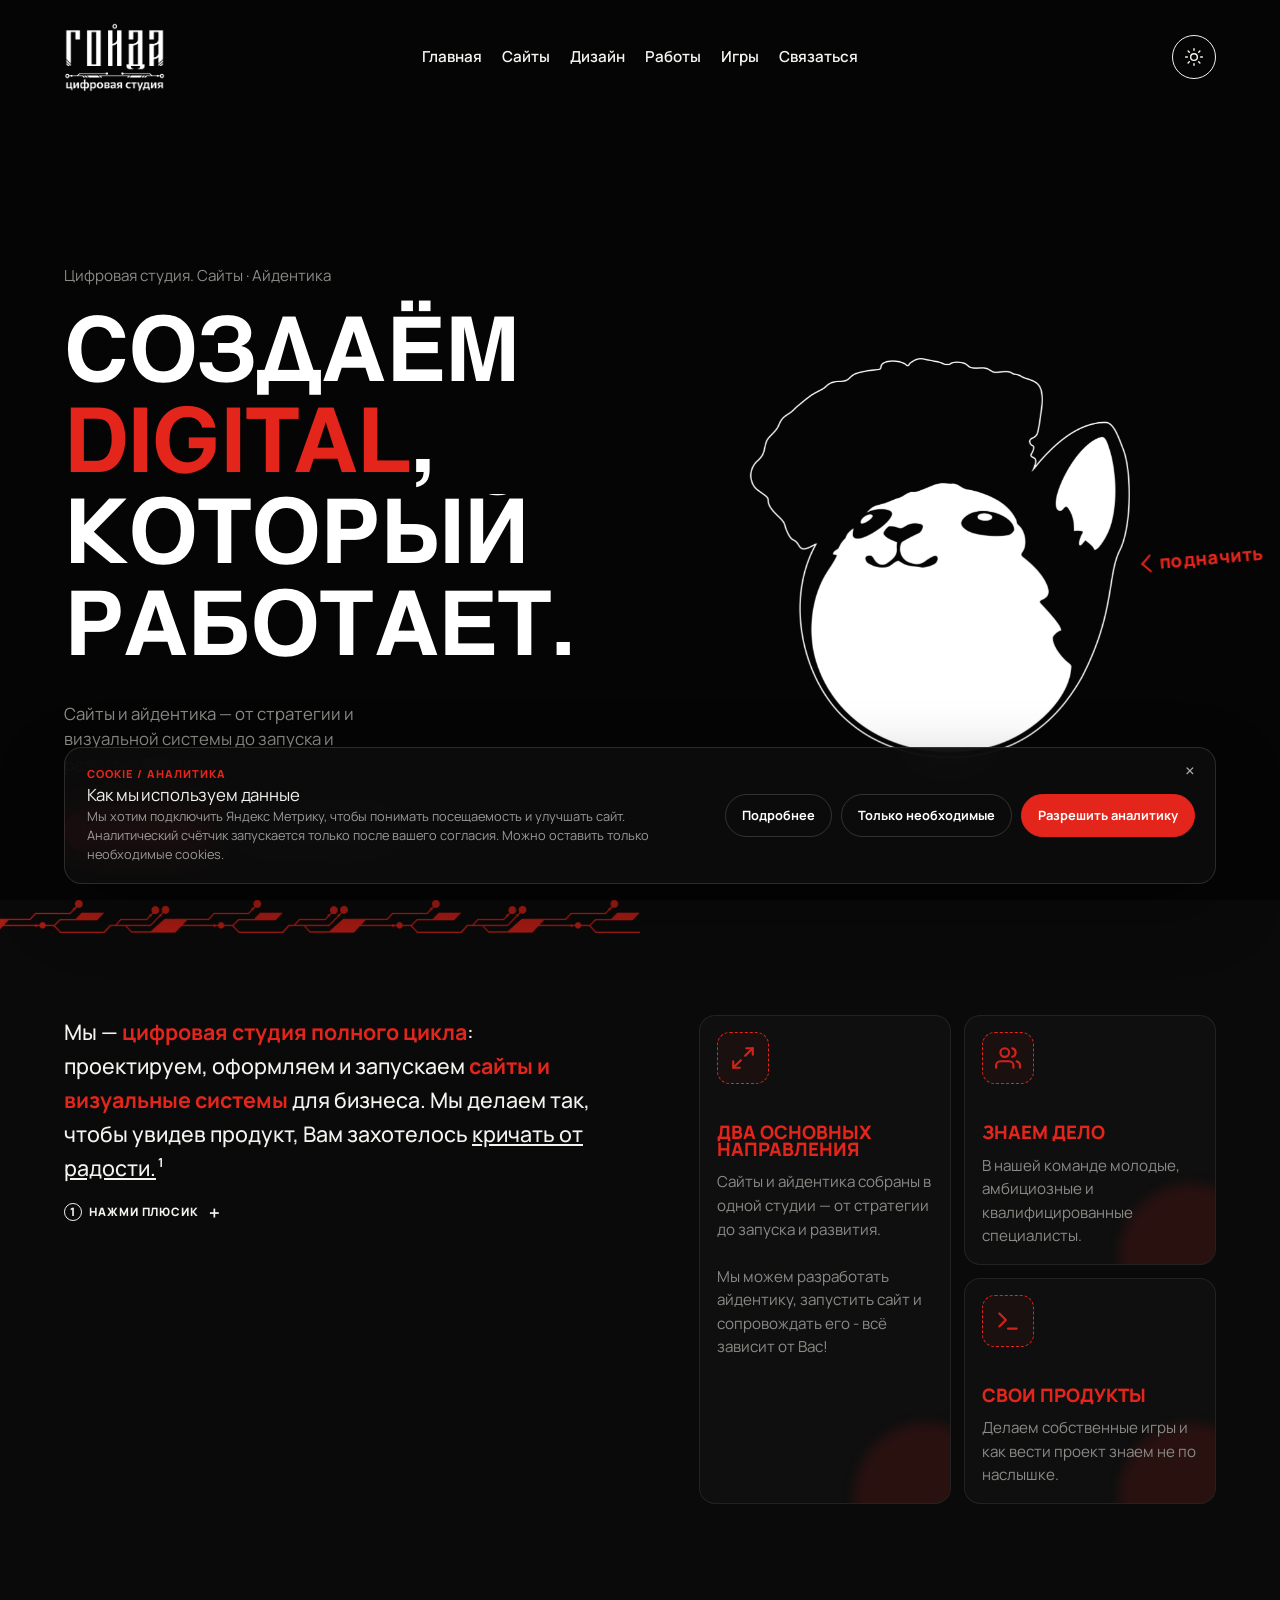
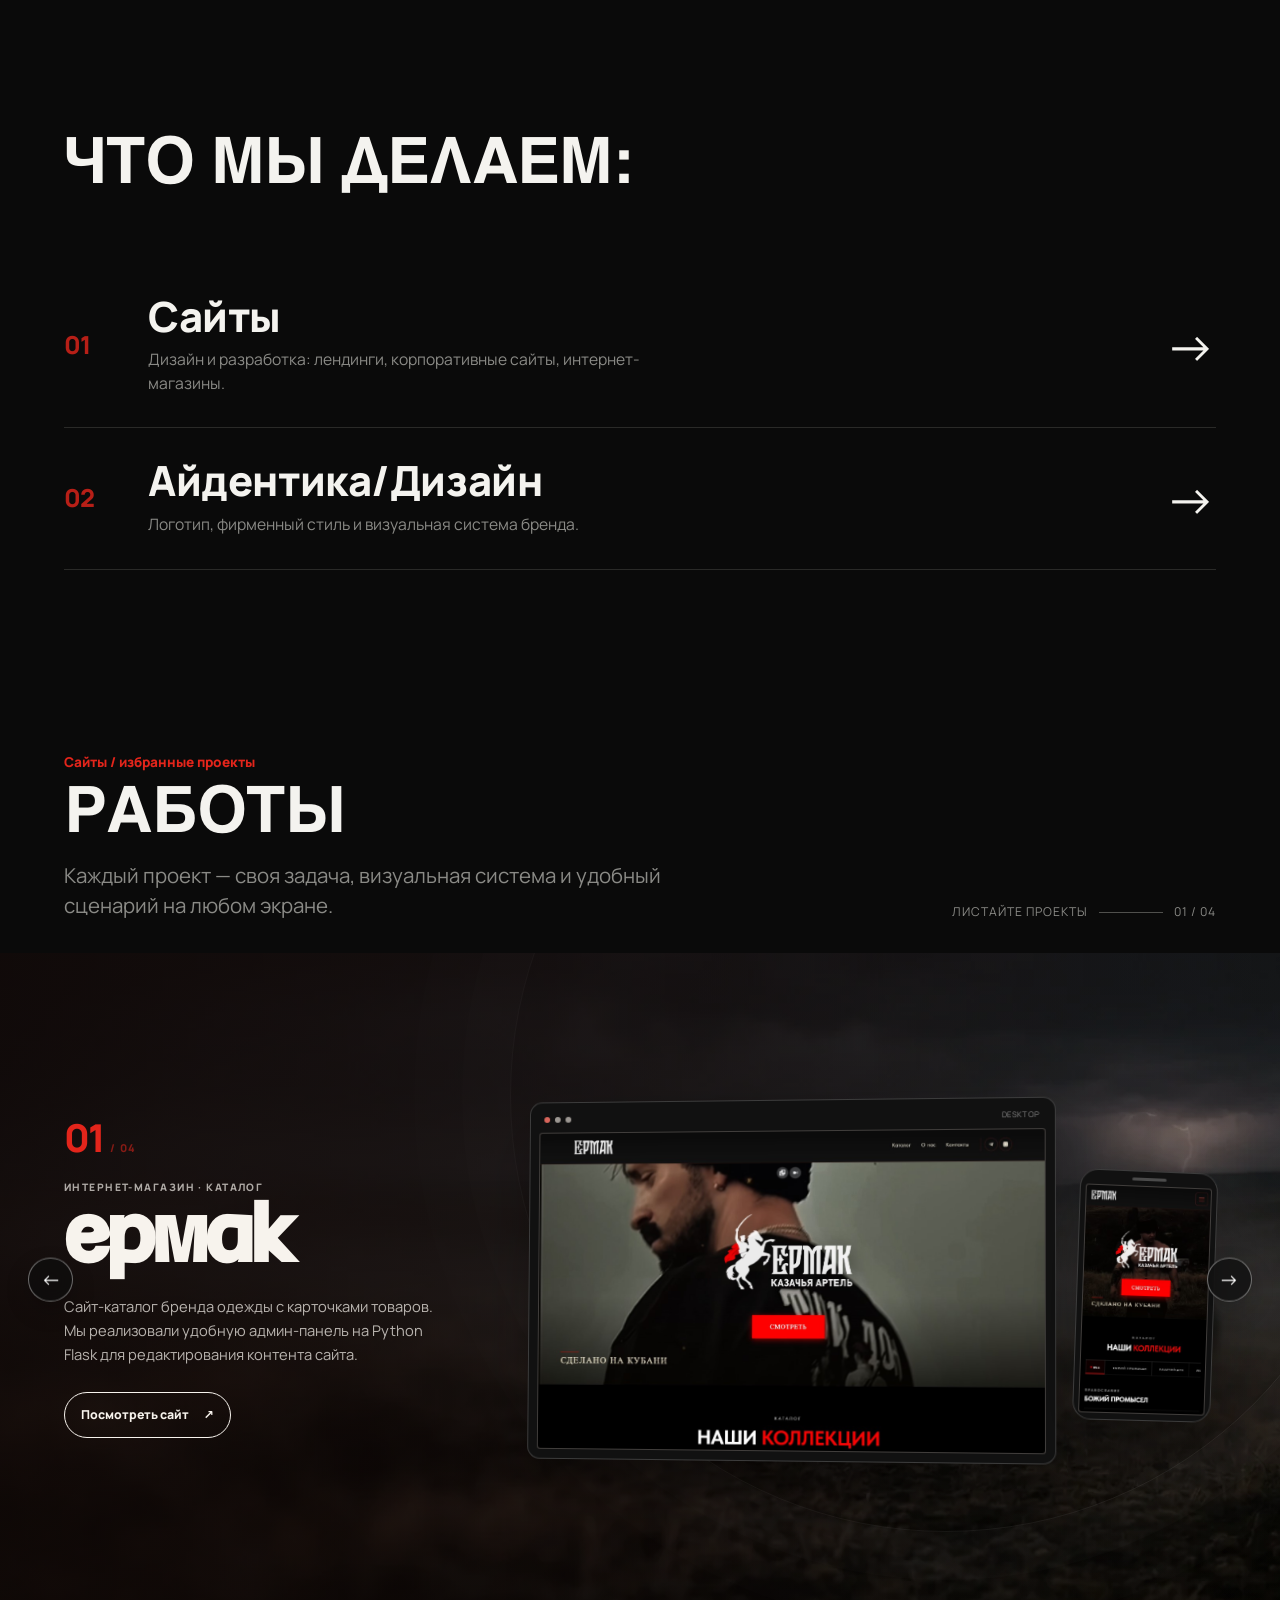
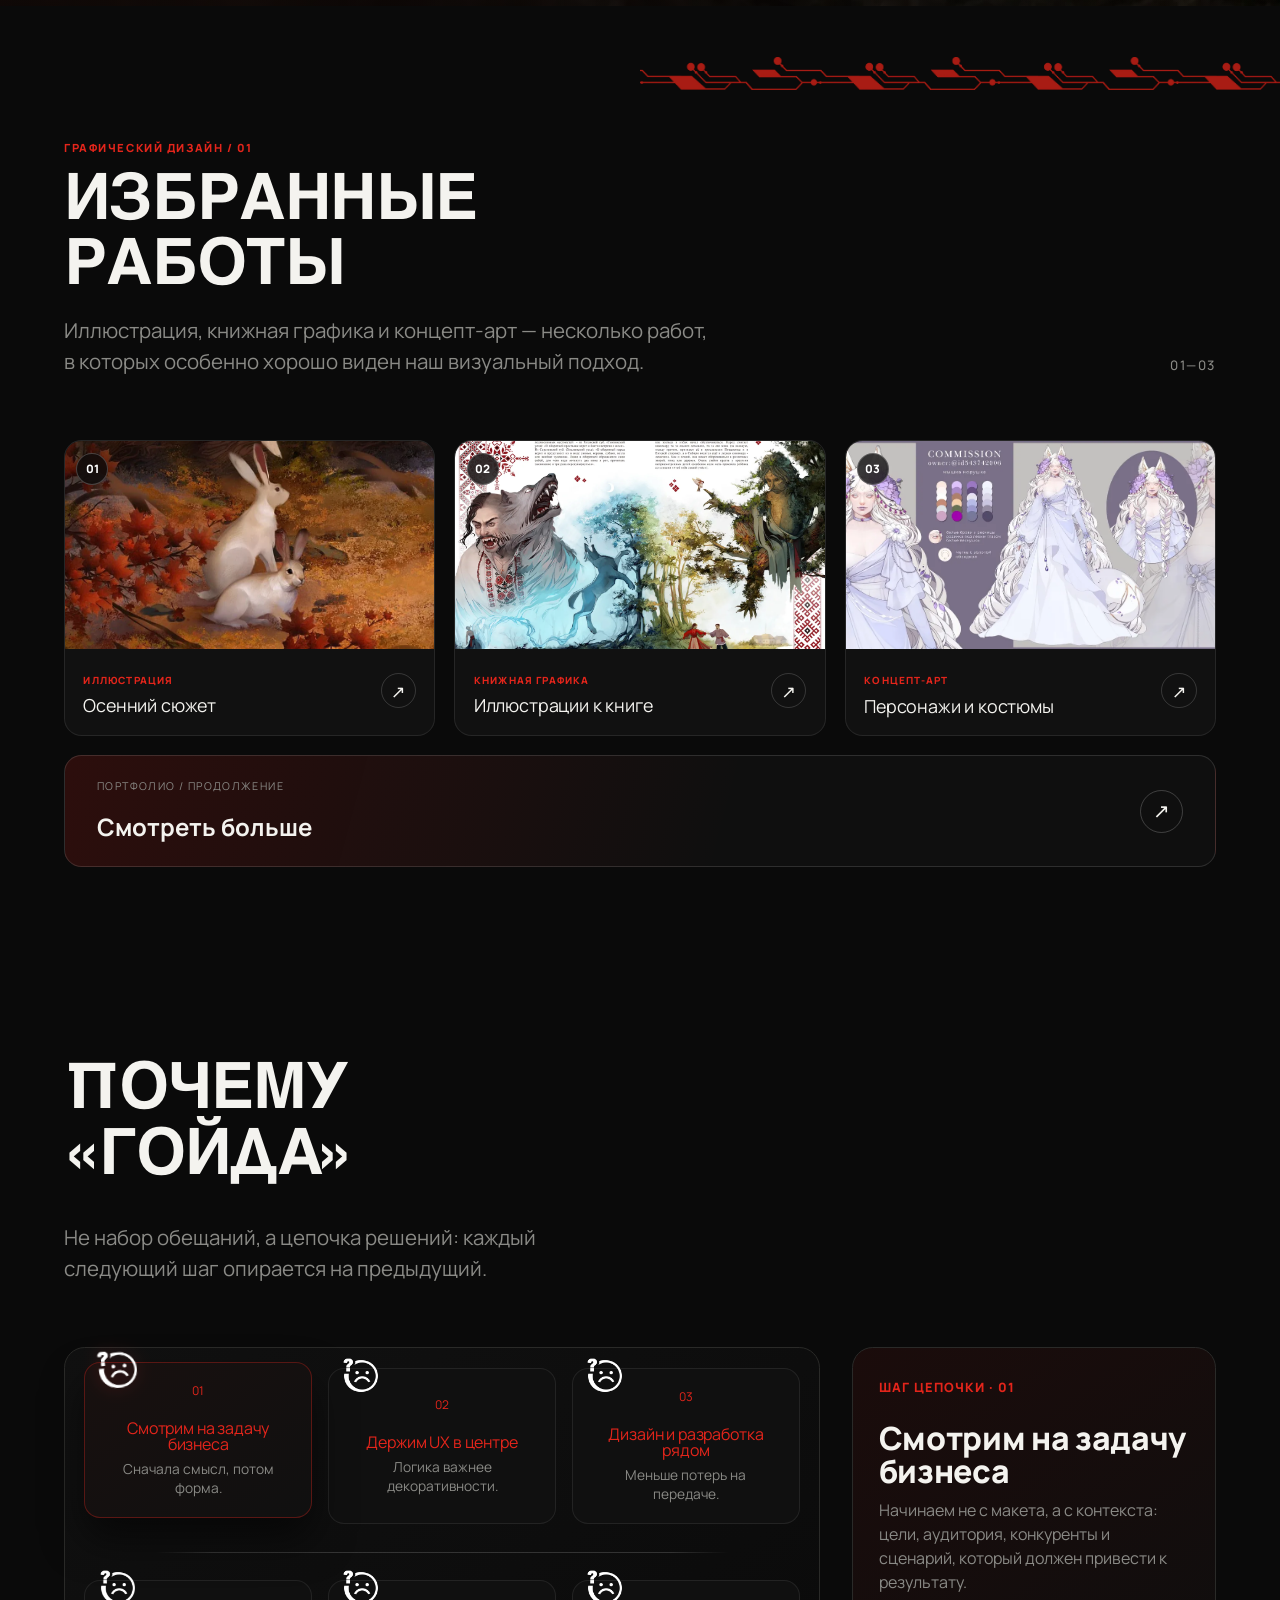
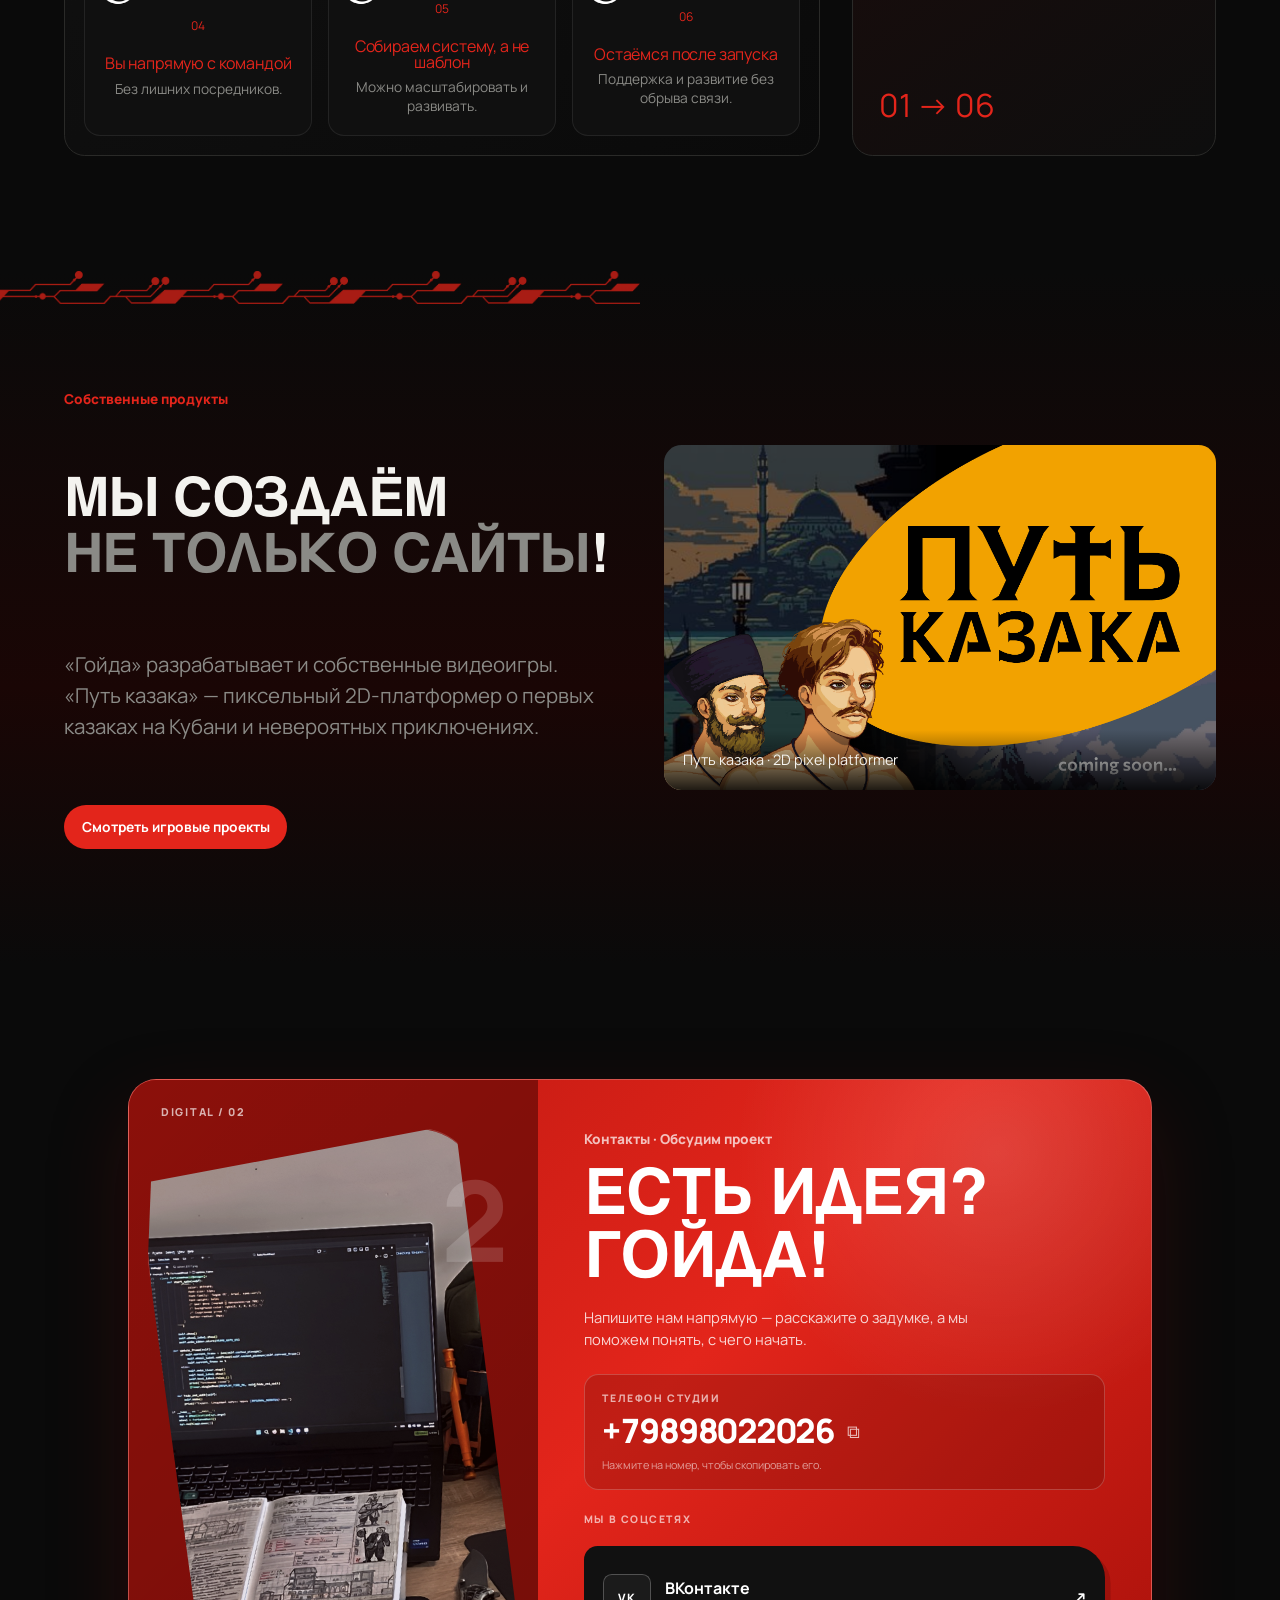
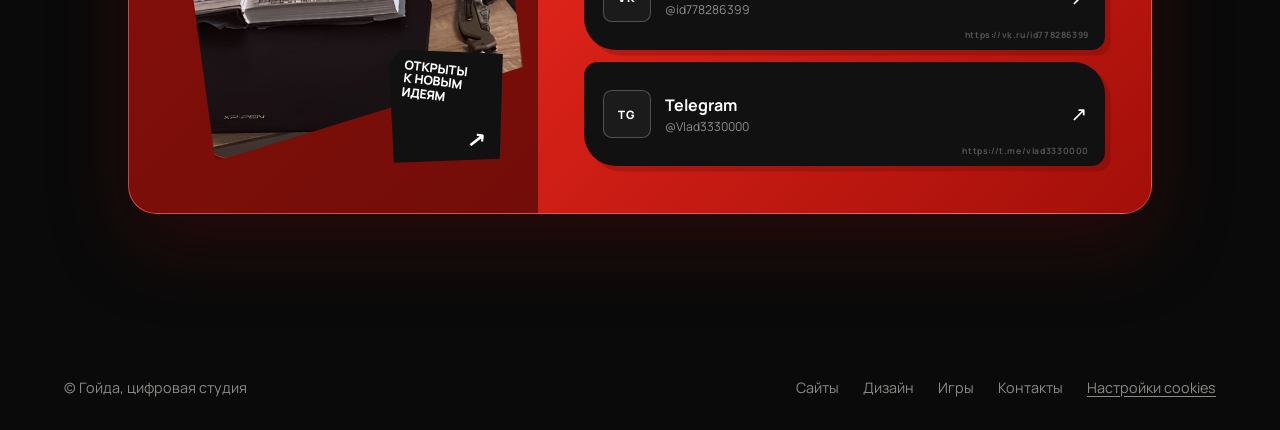
<file: index.html>
<!DOCTYPE html>
<html lang="ru">

<head>
  <meta charset="UTF-8">
  <meta name="viewport" content="width=device-width, initial-scale=1">
  <title>Гойда — цифровая студия. Сайты и айдентика</title>
  <meta name="description"
    content="Цифровая студия «Гойда» создаёт сайты и визуальные системы для бизнеса — от структуры и дизайна до запуска. Обсудим ваш проект.">
  <meta property="og:title" content="Гойда — цифровая студия">
  <meta property="og:description" content="Сайты и айдентика для бизнеса — стратегия, дизайн и развитие цифрового присутствия.">
  <meta property="og:type" content="website">
  <link rel="preload" as="image" href="img/kot4.png" fetchpriority="high">
  <link rel="preload" as="image" href="img/kot2.png">
  <link rel="stylesheet" href="style.css?v=20261019-theme-light">
</head>

<body class="home-page">
  <script>(function(){try{if(localStorage.getItem('goida_theme')==='light')document.body.classList.add('theme-light')}catch(_){}})();</script>

  <div class="hero-video-bg" aria-hidden="true"><video autoplay muted loop playsinline preload="metadata" src="video/hero.mp4" data-theme-video data-dark-src="video/hero.mp4" data-light-src="video/hero2.mp4"></video></div>

  <div data-site-header></div>

  <!-- HERO -->
  <section class="hero wrap">
    <div class="hero-grid">
      <!-- левая колонка – весь текст -->
      <div class="hero-left">
        <div class="hero-top">
          <p class="hero-kicker">Цифровая студия. Сайты · Айдентика</p>
        </div>
        <h1 class="reveal hero-statement hero-fill-text" aria-label="Создаём digital, который работает.">
          <span class="hero-prefix">Создаём <span class="hero-digital">digital</span>, </span><span class="hero-fill-part">который работает.</span>
        </h1>
        <div class="hero-sub">
          <p>Сайты и айдентика — от стратегии и визуальной системы до запуска и развития бренда.</p>
          <div class="hero-ctas">
            <a href="#contact" class="btn btn-primary">Обсудить проект</a>
            <a href="#works" class="btn btn-ghost">Посмотреть работы</a>
          </div>
        </div>
      </div>

      <!-- правая колонка – большой кот -->
      <div class="hero-right">
        <div class="mascot" title="Гойда-кот">
          <img src="img/kot3.png" alt="" class="mascot-closed mascot-dark" decoding="async">
          <img src="img/kot4.png" alt="" class="mascot-open mascot-dark" decoding="async">
          <img src="img/kot.png" alt="" class="mascot-closed mascot-light" decoding="async">
          <img src="img/kot2.png" alt="" class="mascot-open mascot-light" decoding="async">
          <span class="mascot-label">подначить</span>
        </div>
      </div>
    </div>
  </section>

  <!-- ABOUT -->
  <section id="about" class="wrap">
    <div class="about-grid">
      <div class="lede reveal home-about-copy">
        <p>Мы — <b class="accent-word">цифровая студия полного цикла</b>: проектируем, оформляем и запускаем <b class="accent-word">сайты и визуальные системы</b> для бизнеса. Мы делаем так, чтобы увидев продукт, Вам захотелось <u>кричать от радости.</u><sup class="footnote-ref">1</sup></p>
        <details class="book-footnote" id="footnote-goida">
          <summary><span>1</span> Нажми плюсик</summary>
          <p>Го́йда (др. рус. междометие) — восклицание радости, искреннего одобрения.</p>
        </details>
      </div>
      <div class="about-facts reveal">
        <article class="about-fact stack-card">
          <div class="icon-slot" aria-hidden="true"><img src="img/icons/about-web.svg" alt="" decoding="async"></div>
          <b>ДВА ОСНОВНЫХ НАПРАВЛЕНИЯ</b>
          <span>Сайты и айдентика собраны в одной студии — от стратегии до запуска и развития.<br><br>
             Мы можем разработать айдентику, запустить сайт и сопровождать его - всё зависит от Вас!</span>
        </article>
        <article class="about-fact stack-card">
          <div class="icon-slot" aria-hidden="true"><img src="img/icons/about-team.svg" alt="" decoding="async"></div>
          <b>ЗНАЕМ ДЕЛО</b>
          <span>В нашей команде молодые, амбициозные и квалифицированные специалисты.</span>
        </article>
        <article class="about-fact stack-card">
          <div class="icon-slot" aria-hidden="true"><img src="img/icons/about-games.svg" alt="" decoding="async"></div>
          <b>СВОИ ПРОДУКТЫ</b>
          <span>Делаем собственные игры и как вести проект знаем не по наслышке.</span>
        </article>
      </div>
    </div>
  </section>

  <!-- SERVICES -->
  <section id="services" class="services wrap">
    <div class="section-head">
      <h2 class="section-title">Что мы делаем:</h2>
    </div>

    <a href="services/web.html" class="service-row" style="--service-image:url('img/what-we-do/sites-hover.jpg')">
      <span class="service-hover-photo" aria-hidden="true"></span><span class="eyebrow-num">01</span>
      <div class="service-main">
        <h3>Сайты</h3>
        <p>Дизайн и разработка: лендинги, корпоративные сайты, интернет-магазины.</p>
      </div>
      <span class="arrow" aria-hidden="true">→</span>
    </a>
    <a href="services/branding.html" class="service-row" style="--service-image:url('img/what-we-do/identity-hover.jpg')">
      <span class="service-hover-photo" aria-hidden="true"></span><span class="eyebrow-num">02</span>
      <div class="service-main">
        <h3>Айдентика/Дизайн</h3>
        <p>Логотип, фирменный стиль и визуальная система бренда.</p>
      </div>
      <span class="arrow" aria-hidden="true">→</span>
    </a>

  </section>

  <!-- Портфолио сайтов подключается из components/site-portfolio.html -->
  <div id="works" data-site-portfolio></div>

  <!-- FEATURED DESIGN WORKS -->
  <section class="wrap design-works-section" aria-labelledby="design-works-title">
    <div class="section-head design-works-head">
      <div>
        <span class="design-works-kicker">Графический дизайн / 01</span>
        <h2 class="section-title" id="design-works-title">Избранные работы</h2>
        <p class="lede">Иллюстрация, книжная графика и концепт-арт — несколько работ, в которых особенно хорошо виден наш визуальный подход.</p>
      </div>
      <span class="design-works-index" aria-hidden="true">01—03</span>
    </div>
    <div class="design-works-grid">
      <a class="design-work-card" href="img/portfolio/design/digital/illustration-hare.webp" target="_blank" rel="noopener noreferrer" aria-label="Открыть работу: Иллюстрация с зайцем">
        <div class="design-work-image">
          <img src="img/portfolio/featured/illustration-hare.webp" alt="Живописная иллюстрация с белым зайцем среди осенних листьев" loading="lazy" decoding="async">
          <span class="design-work-number">01</span>
        </div>
        <div class="design-work-copy">
          <div><span class="design-work-type">Иллюстрация</span><h3>Осенний сюжет</h3></div>
          <span class="design-work-arrow" aria-hidden="true">↗</span>
        </div>
      </a>
      <a class="design-work-card" href="img/portfolio/design/print/book-illustrations.webp" target="_blank" rel="noopener noreferrer" aria-label="Открыть работу: Книжные иллюстрации">
        <div class="design-work-image">
          <img src="img/portfolio/featured/book-illustrations.webp" alt="Разворот художественной книги с детальными фантазийными иллюстрациями" loading="lazy" decoding="async">
          <span class="design-work-number">02</span>
        </div>
        <div class="design-work-copy">
          <div><span class="design-work-type">Книжная графика</span><h3>Иллюстрации к книге</h3></div>
          <span class="design-work-arrow" aria-hidden="true">↗</span>
        </div>
      </a>
      <a class="design-work-card" href="img/portfolio/design/digital/character-sheet.webp" target="_blank" rel="noopener noreferrer" aria-label="Открыть работу: Концепт персонажей">
        <div class="design-work-image">
          <img src="img/portfolio/featured/character-sheet.webp" alt="Концепт-лист фантазийных персонажей и вариантов костюмов" loading="lazy" decoding="async">
          <span class="design-work-number">03</span>
        </div>
        <div class="design-work-copy">
          <div><span class="design-work-type">Концепт-арт</span><h3>Персонажи и костюмы</h3></div>
          <span class="design-work-arrow" aria-hidden="true">↗</span>
        </div>
      </a>
      <a class="design-more-card" href="services/branding.html#design-gallery">
        <span class="design-more-index">Портфолио / продолжение</span>
        <span class="design-more-title">Смотреть больше</span>
        <span class="design-more-arrow" aria-hidden="true">↗</span>
      </a>
    </div>
  </section>

  <!-- WHY -->
  <section class="wrap">
    <div class="section-head">
      <h2 class="section-title">Почему «Гойда»</h2>
      <p class="lede">Не набор обещаний, а <span class="accent-word">цепочка решений</span>: каждый следующий шаг опирается на предыдущий.</p>
    </div>
    <div class="why-chain-wrap">
      <div class="why-chain" role="list">
        <button class="why-node is-active" type="button" role="listitem" data-why-title="Смотрим на задачу бизнеса"
          data-why-copy="Начинаем не с макета, а с контекста: цели, аудитория, конкуренты и сценарий, который должен привести к результату.">
          <span class="why-node-icon" aria-hidden="true"><img src="img/icons/icon.png" data-theme-dark-src="img/icons/icon.png" data-theme-light-src="img/icons/icon2.png" alt="" decoding="async"></span>
          <span class="node-num">01</span>
          <h4>Смотрим на задачу бизнеса</h4>
          <p>Сначала смысл, потом форма.</p>
        </button>
        <button class="why-node" type="button" role="listitem" data-why-title="Держим UX в центре"
          data-why-copy="Каждый экран проектируется как часть пути пользователя — с понятной логикой, приоритетами и одним главным действием.">
          <span class="why-node-icon" aria-hidden="true"><img src="img/icons/icon.png" data-theme-dark-src="img/icons/icon.png" data-theme-light-src="img/icons/icon2.png" alt="" decoding="async"></span>
          <span class="node-num">02</span>
          <h4>Держим UX в центре</h4>
          <p>Логика важнее декоративности.</p>
        </button>
        <button class="why-node" type="button" role="listitem" data-why-title="Дизайн и разработка рядом"
          data-why-copy="Внутри одной команды не приходится объяснять решение заново между дизайнером и разработчиком — мы смотрим на продукт целиком.">
          <span class="why-node-icon" aria-hidden="true"><img src="img/icons/icon.png" data-theme-dark-src="img/icons/icon.png" data-theme-light-src="img/icons/icon2.png" alt="" decoding="async"></span>
          <span class="node-num">03</span>
          <h4>Дизайн и разработка рядом</h4>
          <p>Меньше потерь на передаче.</p>
        </button>
        <button class="why-node" type="button" role="listitem" data-why-title="Вы напрямую с командой"
          data-why-copy="Обсуждаете проект с теми, кто его делает. Быстрее принимаем решения и не прячемся за менеджерским слоем.">
          <span class="why-node-icon" aria-hidden="true"><img src="img/icons/icon.png" data-theme-dark-src="img/icons/icon.png" data-theme-light-src="img/icons/icon2.png" alt="" decoding="async"></span>
          <span class="node-num">04</span>
          <h4>Вы напрямую с командой</h4>
          <p>Без лишних посредников.</p>
        </button>
        <button class="why-node" type="button" role="listitem" data-why-title="Собираем систему, а не шаблон"
          data-why-copy="Типографика, композиция, интерактив и адаптив работают как единая визуальная система, которую можно развивать дальше.">
          <span class="why-node-icon" aria-hidden="true"><img src="img/icons/icon.png" data-theme-dark-src="img/icons/icon.png" data-theme-light-src="img/icons/icon2.png" alt="" decoding="async"></span>
          <span class="node-num">05</span>
          <h4>Собираем систему, а не шаблон</h4>
          <p>Можно масштабировать и развивать.</p>
        </button>
        <button class="why-node" type="button" role="listitem" data-why-title="Остаёмся после запуска"
          data-why-copy="Запуск — не точка. Остаёмся на связи для правок, доработок и дальнейшего развития продукта.">
          <span class="why-node-icon" aria-hidden="true"><img src="img/icons/icon.png" data-theme-dark-src="img/icons/icon.png" data-theme-light-src="img/icons/icon2.png" alt="" decoding="async"></span>
          <span class="node-num">06</span>
          <h4>Остаёмся после запуска</h4>
          <p>Поддержка и развитие без обрыва связи.</p>
        </button>
      </div>
      <aside class="why-detail" aria-live="polite">
        <div>
          <span class="detail-kicker">Шаг цепочки · 01</span>
          <h3>Смотрим на задачу бизнеса</h3>
          <p>Начинаем не с макета, а с контекста: цели, аудитория, конкуренты и сценарий, который должен привести к
            результату.</p>
        </div>
        <span class="detail-arrow" aria-hidden="true">01 → 06</span>
      </aside>
    </div>
  </section>

  <!-- GAMES TEASER -->
  <section class="games-teaser">
    <div class="wrap">
      <div class="games-teaser-grid">
        <div class="reveal">
          <span class="eyebrow-num">Собственные продукты</span>
          <h2 class="mt-lg">Мы создаём <br><span class="accent-word">не только сайты</span>!</h2>
          <p class="lede mt-lg">«Гойда» разрабатывает и собственные видеоигры. «Путь казака» — пиксельный 2D-платформер
            о первых казаках на Кубани и невероятных приключениях.</p>
          <a href="games.html" class="btn btn-primary mt-lg">Смотреть игровые проекты</a>
        </div>
        <a href="games/the-way-of-the-cossack.html" class="game-frame reveal">
          <img src="img/cossackway.png" alt="Путь казака — пиксельный платформер, атмосферный скриншот" loading="lazy" decoding="async">
          <span class="cap">Путь казака · 2D pixel platformer</span>
        </a>
      </div>
    </div>
  </section>

  <!-- CONTACT -->
  <section id="contact" class="wrap contact-section">
    <div class="contact-card contact-card-direct">
      <div class="contact-visual">
        <div class="contact-visual-label">digital / 02</div>
        <img src="img/contact.jpg" alt="Фото студии Гойда" class="contact-photo" loading="lazy" decoding="async">
        <div class="contact-photo-index">2</div>
        <div class="contact-sticker">
          <span>Открыты<br>к новым<br>идеям</span>
          <strong>↗</strong>
        </div>
      </div>
      <div class="contact-copy">
        <span class="eyebrow-num">Контакты · Обсудим проект</span>
        <h2>Есть идея?<br><em>Гойда!</em></h2>
        <p class="lede">Напишите нам напрямую — расскажите о задумке, а мы поможем понять, с чего начать.</p>

        <div class="contact-direct-phone">
          <span class="contact-direct-kicker">Телефон студии</span>
          <button type="button" class="contact-phone-copy" data-copy-phone aria-describedby="studio-phone-status" aria-label="Скопировать номер телефона +79898022026">
            <strong data-phone-display>+79898022026</strong><span aria-hidden="true">⧉</span>
          </button>
          <p class="studio-phone-status" id="studio-phone-status" aria-live="polite">Нажмите на номер, чтобы скопировать его.</p>
        </div>

        <span class="contact-direct-kicker contact-social-kicker">Мы в соцсетях</span>
        <div class="contact-links" aria-label="Социальные сети студии">
          <a class="contact-link contact-link-vk" href="https://vk.ru/id778286399" target="_blank" rel="noopener noreferrer">
            <span class="contact-link-icon">VK</span>
            <span class="contact-link-text"><b>ВКонтакте</b><small>@id778286399</small></span>
            <span class="contact-link-arrow" aria-hidden="true">↗</span>
          </a>
          <a class="contact-link contact-link-tg" href="https://t.me/Vlad3330000" target="_blank" rel="noopener noreferrer">
            <span class="contact-link-icon">TG</span>
            <span class="contact-link-text"><b>Telegram</b><small>@Vlad3330000</small></span>
            <span class="contact-link-arrow" aria-hidden="true">↗</span>
          </a>
        </div>
      </div>
    </div>
  </section>

  <div data-site-footer></div>

  <script src="components.js?v=20261019-theme-light"></script>
  <script src="script.js?v=20261019-theme-light"></script>
  <script src="contact-form.js"></script>
</body>

</html>
</file>
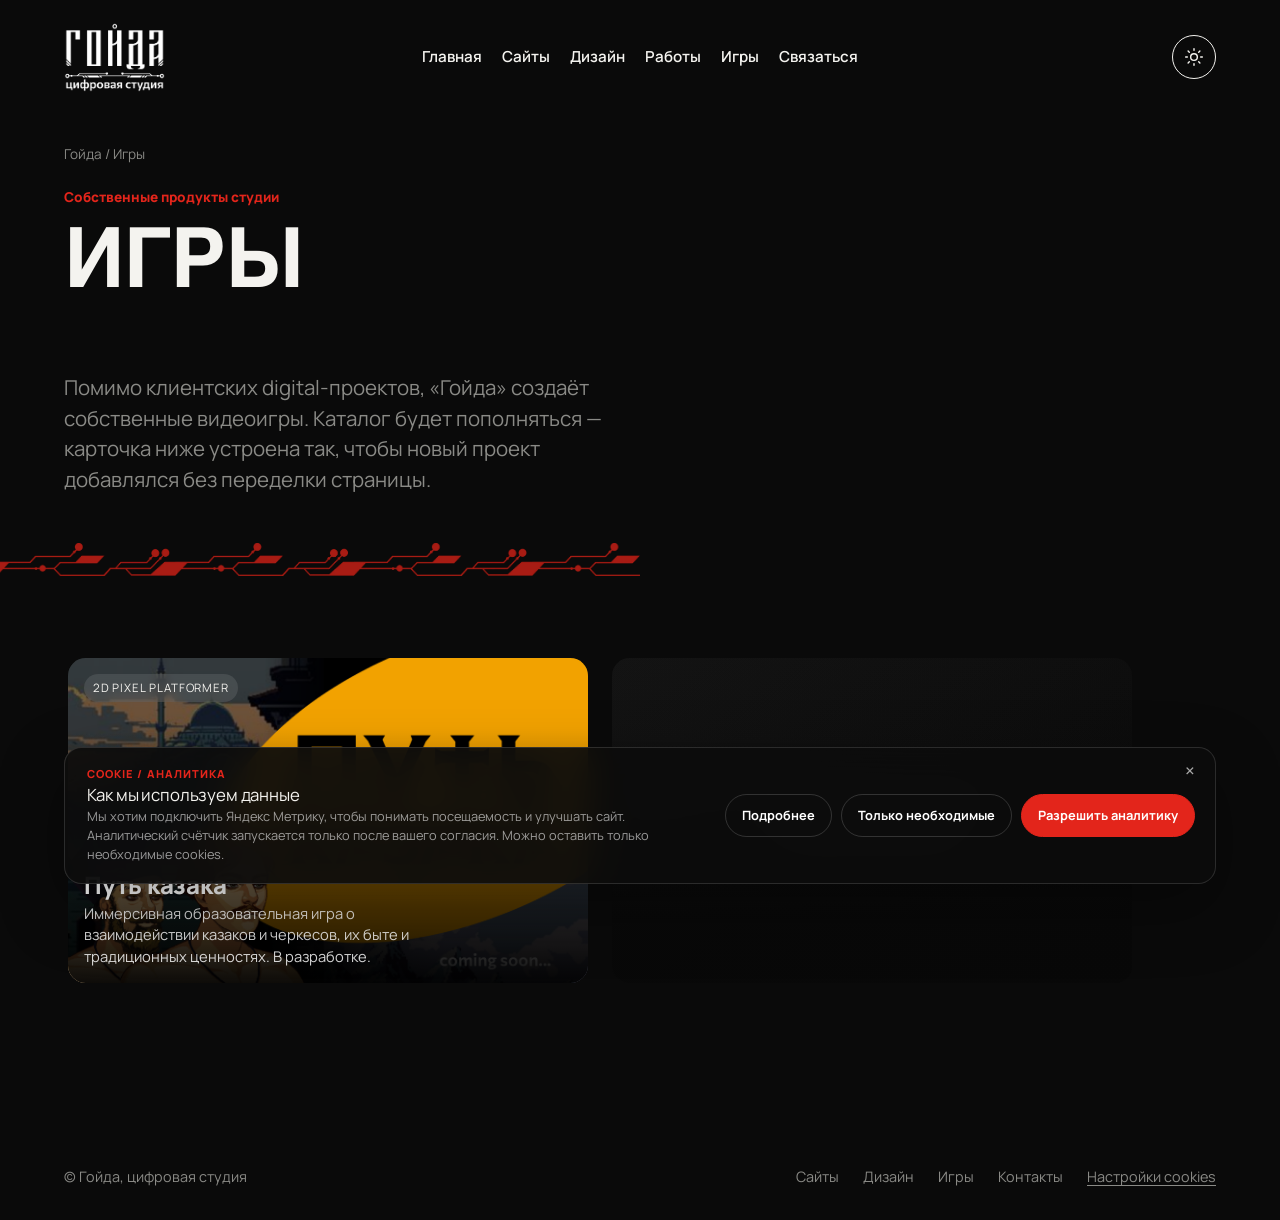
<file: games.html>
<!DOCTYPE html>
<html lang="ru">
<head>
<meta charset="UTF-8">
<meta name="viewport" content="width=device-width, initial-scale=1">
<title>Игры студии «Гойда»</title>
<meta name="description" content="Собственные видеоигры цифровой студии «Гойда»: «Путь казака» — пиксельный 2D-платформер о казаках и черкесах.">
<link rel="stylesheet" href="style.css?v=20261019-theme-light">
</head>
<body>
  <script>(function(){try{if(localStorage.getItem('goida_theme')==='light')document.body.classList.add('theme-light')}catch(_){}})();</script>

<div data-site-header></div>

<section class="page-hero wrap">
  <div class="breadcrumb"><a href="index.html">Гойда</a> / Игры</div>
  <span class="eyebrow-num">Собственные продукты студии</span>
  <h1 class="reveal"><span class="headline-word" style="--i:0">Игры</span></h1>
  <p class="lede mt-lg">Помимо клиентских digital-проектов, «Гойда» создаёт собственные видеоигры. Каталог будет пополняться — карточка ниже устроена так, чтобы новый проект добавлялся без переделки страницы.</p>
</section>

<section class="wrap">
  <div class="works-scroller games-grid" style="overflow-x:visible; flex-wrap:wrap;">
    <a href="games/the-way-of-the-cossack.html" class="work-card game-card reveal" style="flex:0 0 min(100%, 520px); aspect-ratio:16/10; position:relative;">
      <span class="tag">2D PIXEL PLATFORMER</span>
      <img src="img/cossackway.png" alt="Путь казака" loading="lazy" decoding="async" class="game-card-image">
      <div class="game-card-copy">
        <h3>Путь казака</h3>
        <p>Иммерсивная образовательная игра о взаимодействии казаков и черкесов, их быте и традиционных ценностях. В разработке.</p>
      </div>
    </a>
    <div class="work-card placeholder reveal" style="flex:0 0 min(100%, 520px); aspect-ratio:16/10;">
      <p>Следующий игровой проект студии появится здесь.</p>
    </div>
  </div>
</section>

<div data-site-footer></div>

<script src="components.js?v=20261019-theme-light"></script>
  <script src="script.js?v=20261019-theme-light"></script>
</body>
</html>
</file>
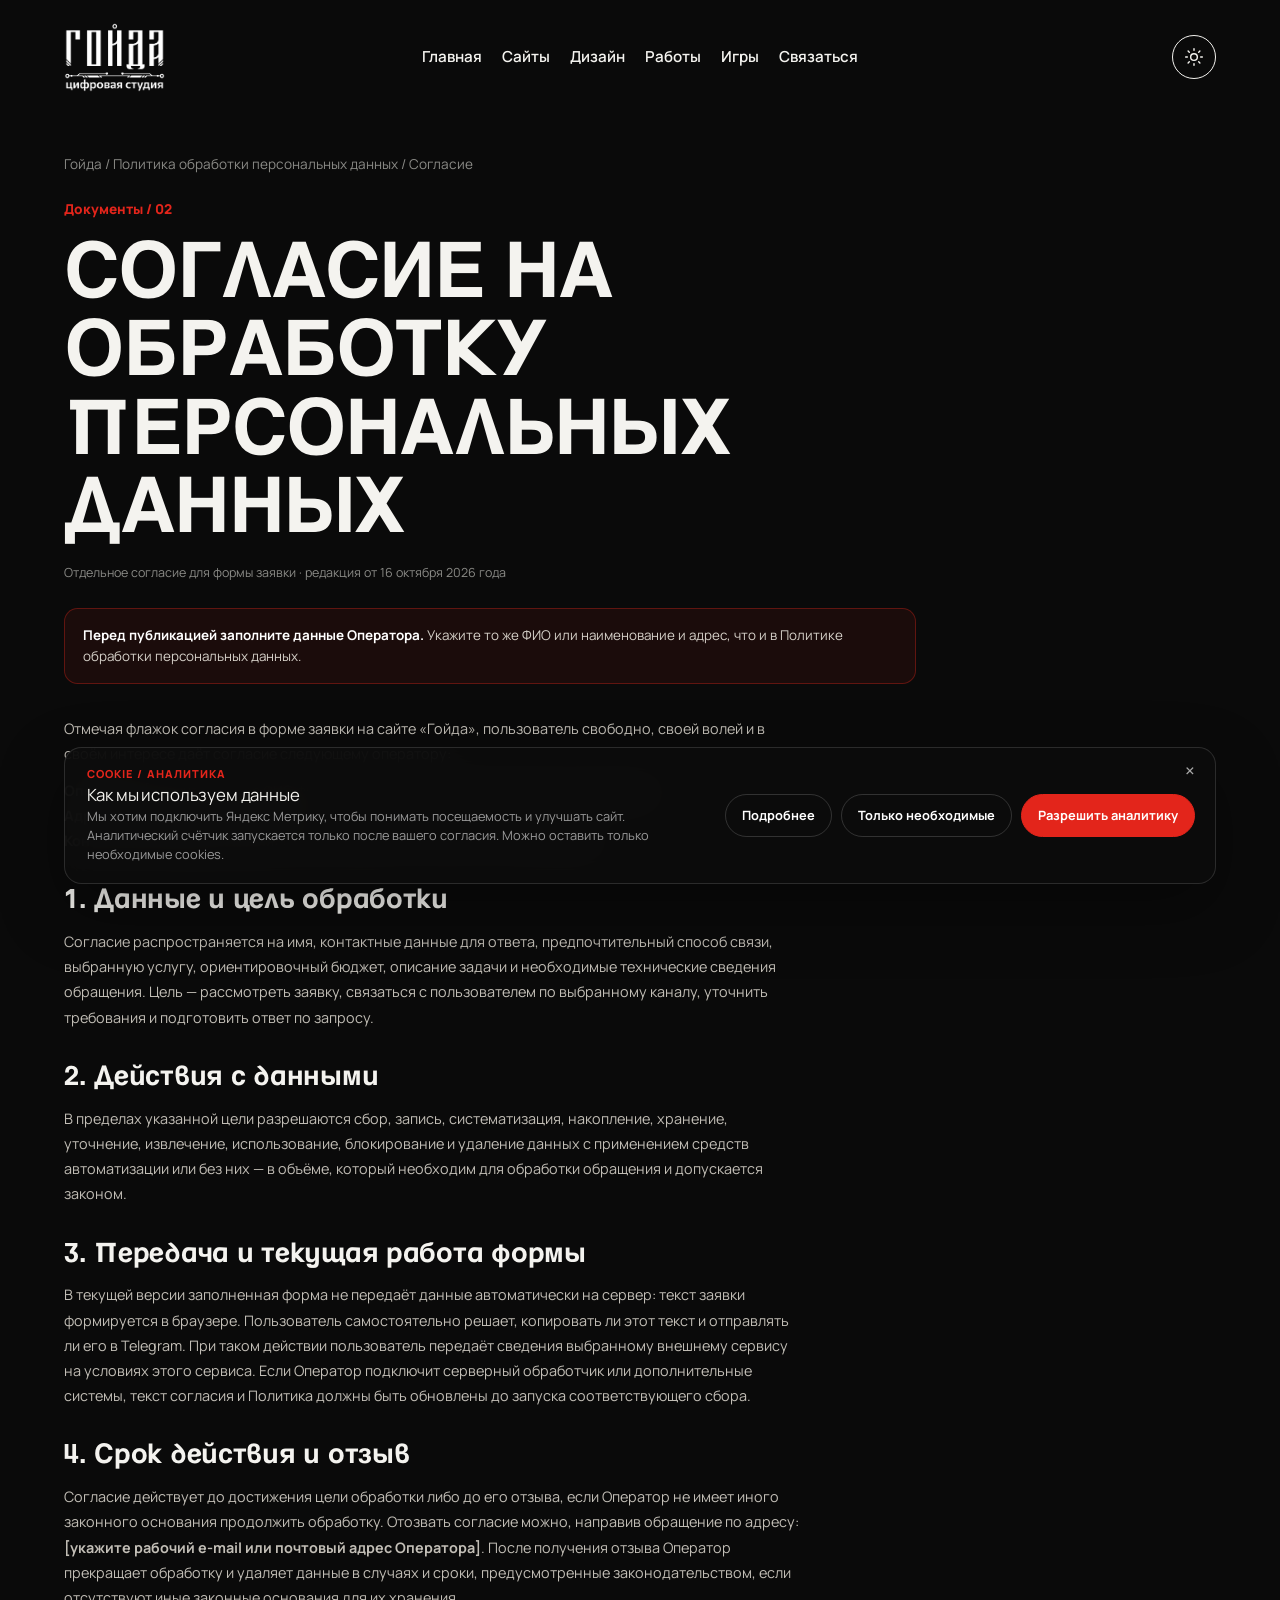
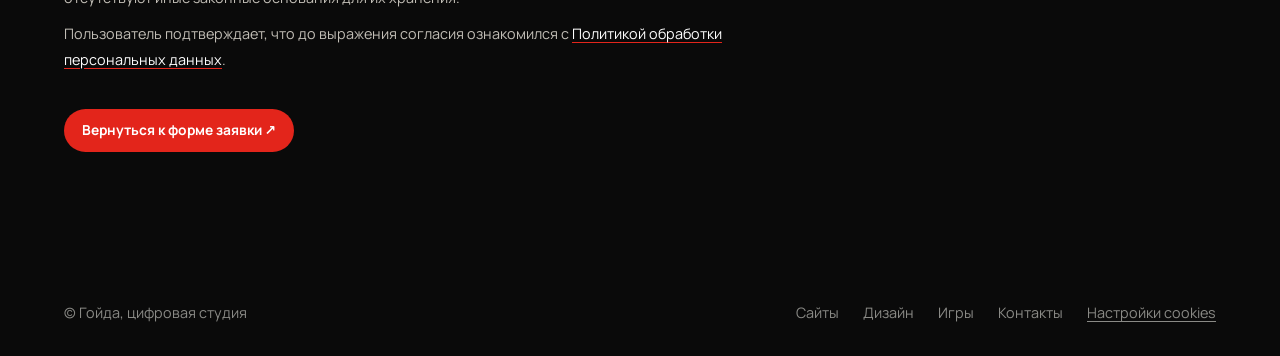
<file: personal-data-consent.html>
<!DOCTYPE html>
<html lang="ru">
<head>
  <meta charset="UTF-8">
  <meta name="viewport" content="width=device-width, initial-scale=1">
  <title>Согласие на обработку персональных данных | Гойда</title>
  <meta name="description" content="Отдельное согласие на обработку персональных данных для отправки заявки в студию Гойда.">
  <link rel="stylesheet" href="style.css?v=20261019-theme-light">
</head>
<body>
  <script>(function(){try{if(localStorage.getItem('goida_theme')==='light')document.body.classList.add('theme-light')}catch(_){}})();</script>
  <div data-site-header></div>
  <main class="wrap legal-page">
    <div class="breadcrumb"><a href="index.html">Гойда</a> / <a href="privacy-policy.html">Политика обработки персональных данных</a> / Согласие</div>
    <span class="eyebrow-num">Документы / 02</span>
    <h1>Согласие на обработку персональных данных</h1>
    <p class="legal-updated">Отдельное согласие для формы заявки · редакция от 16 октября 2026 года</p>
    <div class="legal-notice"><b>Перед публикацией заполните данные Оператора.</b> Укажите то же ФИО или наименование и адрес, что и в Политике обработки персональных данных.</div>
    <div class="legal-content">
      <p>Отмечая флажок согласия в форме заявки на сайте «Гойда», пользователь свободно, своей волей и в своём интересе даёт согласие следующему оператору:</p>
      <p><b>Оператор:</b> [укажите полное ФИО физического лица или наименование организации].<br>
      <b>Адрес Оператора:</b> [укажите адрес].<br>
      <b>Контакт для отзыва согласия:</b> [укажите рабочий e-mail или почтовый адрес].</p>
      <h2>1. Данные и цель обработки</h2>
      <p>Согласие распространяется на имя, контактные данные для ответа, предпочтительный способ связи, выбранную услугу, ориентировочный бюджет, описание задачи и необходимые технические сведения обращения. Цель — рассмотреть заявку, связаться с пользователем по выбранному каналу, уточнить требования и подготовить ответ по запросу.</p>
      <h2>2. Действия с данными</h2>
      <p>В пределах указанной цели разрешаются сбор, запись, систематизация, накопление, хранение, уточнение, извлечение, использование, блокирование и удаление данных с применением средств автоматизации или без них — в объёме, который необходим для обработки обращения и допускается законом.</p>
      <h2>3. Передача и текущая работа формы</h2>
      <p>В текущей версии заполненная форма не передаёт данные автоматически на сервер: текст заявки формируется в браузере. Пользователь самостоятельно решает, копировать ли этот текст и отправлять ли его в Telegram. При таком действии пользователь передаёт сведения выбранному внешнему сервису на условиях этого сервиса. Если Оператор подключит серверный обработчик или дополнительные системы, текст согласия и Политика должны быть обновлены до запуска соответствующего сбора.</p>
      <h2>4. Срок действия и отзыв</h2>
      <p>Согласие действует до достижения цели обработки либо до его отзыва, если Оператор не имеет иного законного основания продолжить обработку. Отозвать согласие можно, направив обращение по адресу: <b>[укажите рабочий e-mail или почтовый адрес Оператора]</b>. После получения отзыва Оператор прекращает обработку и удаляет данные в случаях и сроки, предусмотренные законодательством, если отсутствуют иные законные основания для их хранения.</p>
      <p>Пользователь подтверждает, что до выражения согласия ознакомился с <a href="privacy-policy.html">Политикой обработки персональных данных</a>.</p>
    </div>
    <p class="legal-back"><a class="btn btn-primary" href="index.html#contact">Вернуться к форме заявки ↗</a></p>
  </main>
  <div data-site-footer></div>
  <script src="components.js?v=20261019-theme-light"></script>
  <script src="script.js?v=20261019-theme-light"></script>
</body>
</html>
</file>
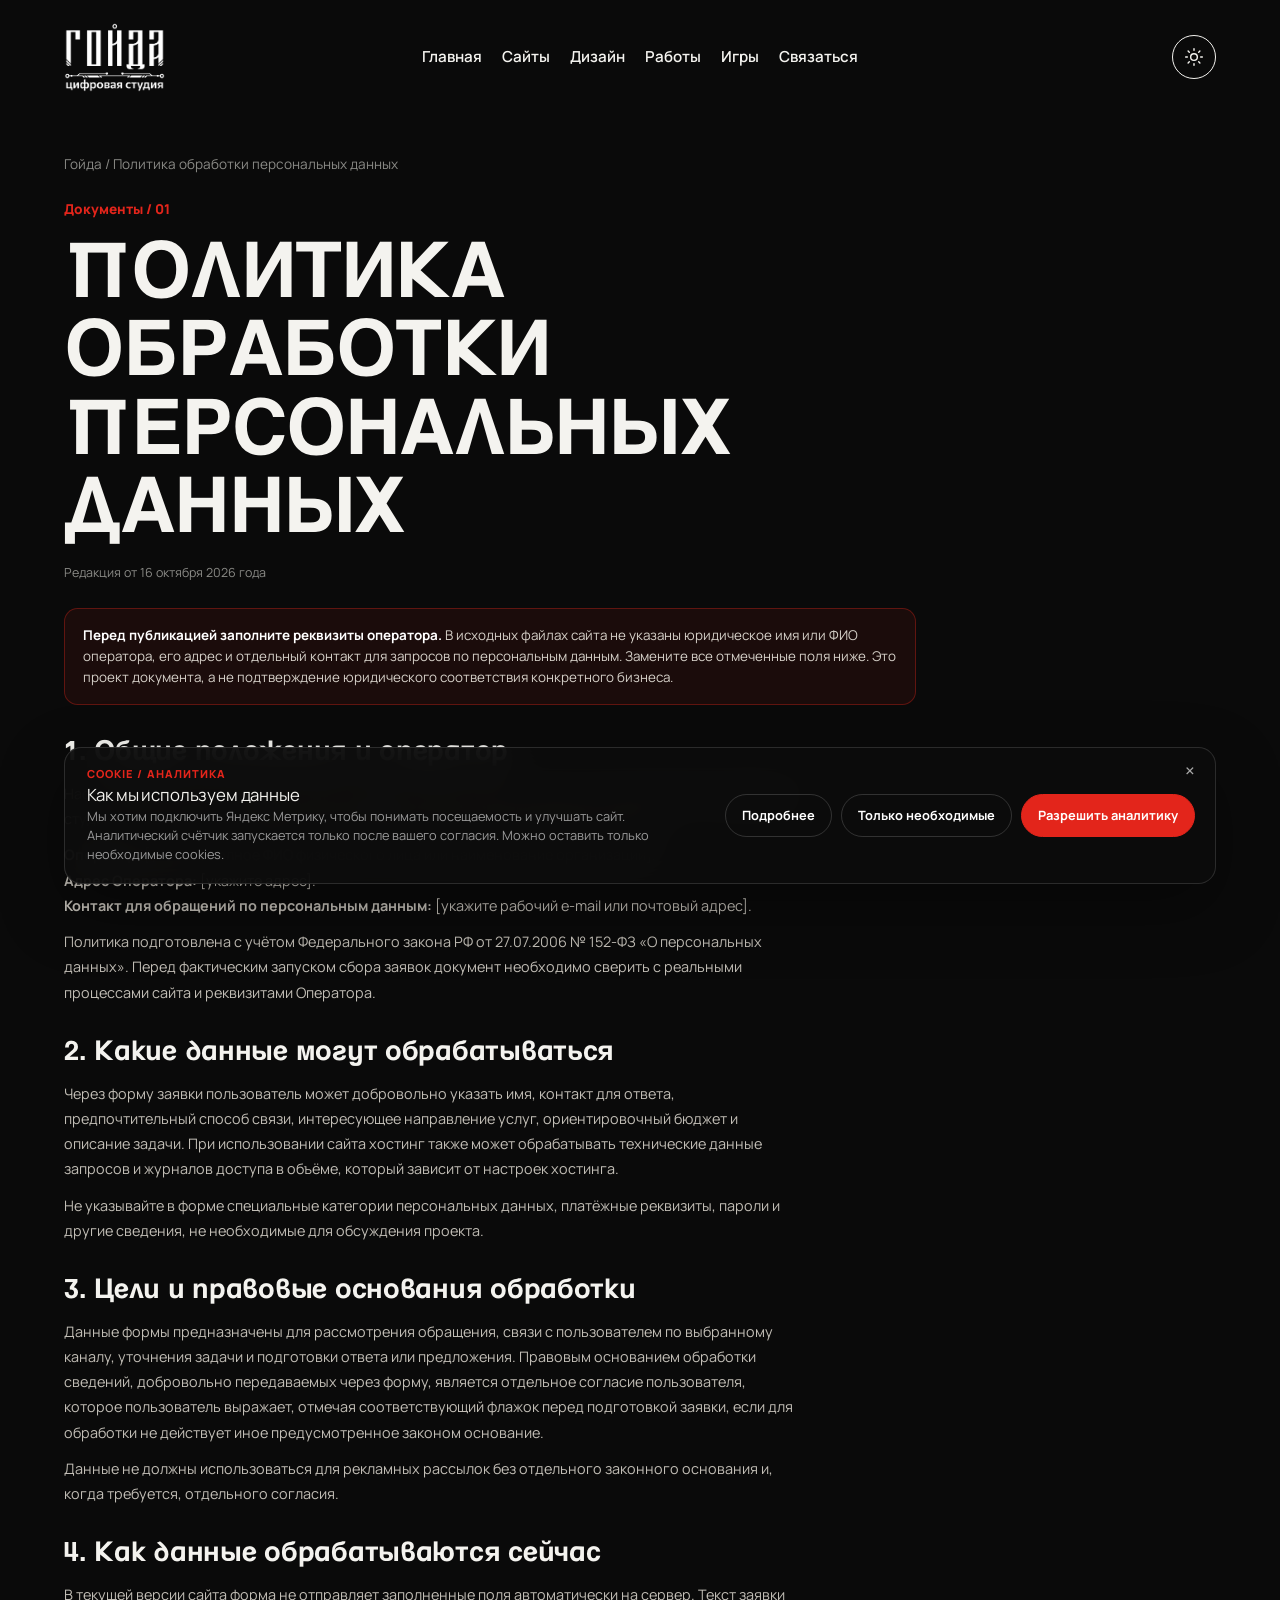
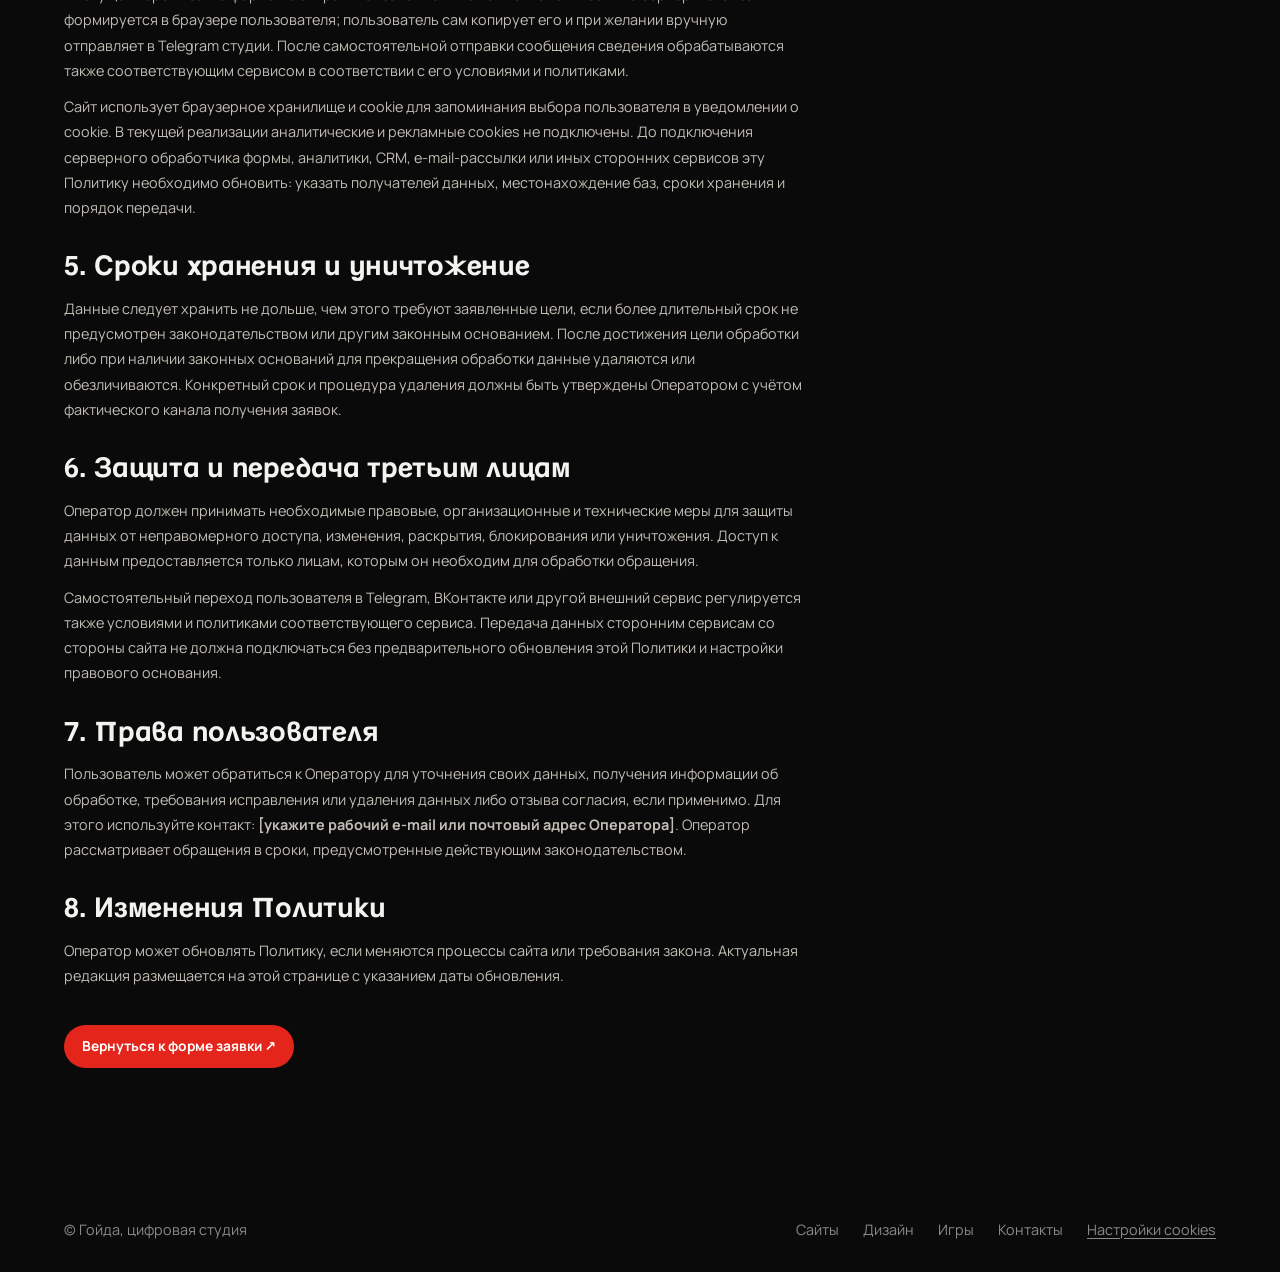
<file: privacy-policy.html>
<!DOCTYPE html>
<html lang="ru">
<head>
  <meta charset="UTF-8">
  <meta name="viewport" content="width=device-width, initial-scale=1">
  <title>Политика обработки персональных данных | Гойда</title>
  <meta name="description" content="Политика обработки персональных данных цифровой студии Гойда.">
  <link rel="stylesheet" href="style.css?v=20261019-theme-light">
</head>
<body>
  <script>(function(){try{if(localStorage.getItem('goida_theme')==='light')document.body.classList.add('theme-light')}catch(_){}})();</script>
  <div data-site-header></div>
  <main class="wrap legal-page">
    <div class="breadcrumb"><a href="index.html">Гойда</a> / Политика обработки персональных данных</div>
    <span class="eyebrow-num">Документы / 01</span>
    <h1>Политика обработки персональных данных</h1>
    <p class="legal-updated">Редакция от 16 октября 2026 года</p>
    <div class="legal-notice"><b>Перед публикацией заполните реквизиты оператора.</b> В исходных файлах сайта не указаны юридическое имя или ФИО оператора, его адрес и отдельный контакт для запросов по персональным данным. Замените все отмеченные поля ниже. Это проект документа, а не подтверждение юридического соответствия конкретного бизнеса.</div>
    <div class="legal-content">
      <h2>1. Общие положения и оператор</h2>
      <p>Настоящая Политика описывает порядок обработки персональных данных посетителей сайта цифровой студии «Гойда» (далее — Оператор) при посещении сайта и заполнении формы заявки.</p>
      <p><b>Оператор:</b> [укажите полное ФИО физического лица или наименование организации].<br>
      <b>Адрес Оператора:</b> [укажите адрес].<br>
      <b>Контакт для обращений по персональным данным:</b> [укажите рабочий e-mail или почтовый адрес].</p>
      <p>Политика подготовлена с учётом Федерального закона РФ от 27.07.2006 № 152-ФЗ «О персональных данных». Перед фактическим запуском сбора заявок документ необходимо сверить с реальными процессами сайта и реквизитами Оператора.</p>

      <h2>2. Какие данные могут обрабатываться</h2>
      <p>Через форму заявки пользователь может добровольно указать имя, контакт для ответа, предпочтительный способ связи, интересующее направление услуг, ориентировочный бюджет и описание задачи. При использовании сайта хостинг также может обрабатывать технические данные запросов и журналов доступа в объёме, который зависит от настроек хостинга.</p>
      <p>Не указывайте в форме специальные категории персональных данных, платёжные реквизиты, пароли и другие сведения, не необходимые для обсуждения проекта.</p>

      <h2>3. Цели и правовые основания обработки</h2>
      <p>Данные формы предназначены для рассмотрения обращения, связи с пользователем по выбранному каналу, уточнения задачи и подготовки ответа или предложения. Правовым основанием обработки сведений, добровольно передаваемых через форму, является отдельное согласие пользователя, которое пользователь выражает, отмечая соответствующий флажок перед подготовкой заявки, если для обработки не действует иное предусмотренное законом основание.</p>
      <p>Данные не должны использоваться для рекламных рассылок без отдельного законного основания и, когда требуется, отдельного согласия.</p>

      <h2>4. Как данные обрабатываются сейчас</h2>
      <p>В текущей версии сайта форма не отправляет заполненные поля автоматически на сервер. Текст заявки формируется в браузере пользователя; пользователь сам копирует его и при желании вручную отправляет в Telegram студии. После самостоятельной отправки сообщения сведения обрабатываются также соответствующим сервисом в соответствии с его условиями и политиками.</p>
      <p>Сайт использует браузерное хранилище и cookie для запоминания выбора пользователя в уведомлении о cookie. В текущей реализации аналитические и рекламные cookies не подключены. До подключения серверного обработчика формы, аналитики, CRM, e-mail-рассылки или иных сторонних сервисов эту Политику необходимо обновить: указать получателей данных, местонахождение баз, сроки хранения и порядок передачи.</p>

      <h2>5. Сроки хранения и уничтожение</h2>
      <p>Данные следует хранить не дольше, чем этого требуют заявленные цели, если более длительный срок не предусмотрен законодательством или другим законным основанием. После достижения цели обработки либо при наличии законных оснований для прекращения обработки данные удаляются или обезличиваются. Конкретный срок и процедура удаления должны быть утверждены Оператором с учётом фактического канала получения заявок.</p>

      <h2>6. Защита и передача третьим лицам</h2>
      <p>Оператор должен принимать необходимые правовые, организационные и технические меры для защиты данных от неправомерного доступа, изменения, раскрытия, блокирования или уничтожения. Доступ к данным предоставляется только лицам, которым он необходим для обработки обращения.</p>
      <p>Самостоятельный переход пользователя в Telegram, ВКонтакте или другой внешний сервис регулируется также условиями и политиками соответствующего сервиса. Передача данных сторонним сервисам со стороны сайта не должна подключаться без предварительного обновления этой Политики и настройки правового основания.</p>

      <h2>7. Права пользователя</h2>
      <p>Пользователь может обратиться к Оператору для уточнения своих данных, получения информации об обработке, требования исправления или удаления данных либо отзыва согласия, если применимо. Для этого используйте контакт: <b>[укажите рабочий e-mail или почтовый адрес Оператора]</b>. Оператор рассматривает обращения в сроки, предусмотренные действующим законодательством.</p>

      <h2>8. Изменения Политики</h2>
      <p>Оператор может обновлять Политику, если меняются процессы сайта или требования закона. Актуальная редакция размещается на этой странице с указанием даты обновления.</p>
    </div>
    <p class="legal-back"><a class="btn btn-primary" href="index.html#contact">Вернуться к форме заявки ↗</a></p>
  </main>
  <div data-site-footer></div>
  <script src="components.js?v=20261019-theme-light"></script>
  <script src="script.js?v=20261019-theme-light"></script>
</body>
</html>
</file>
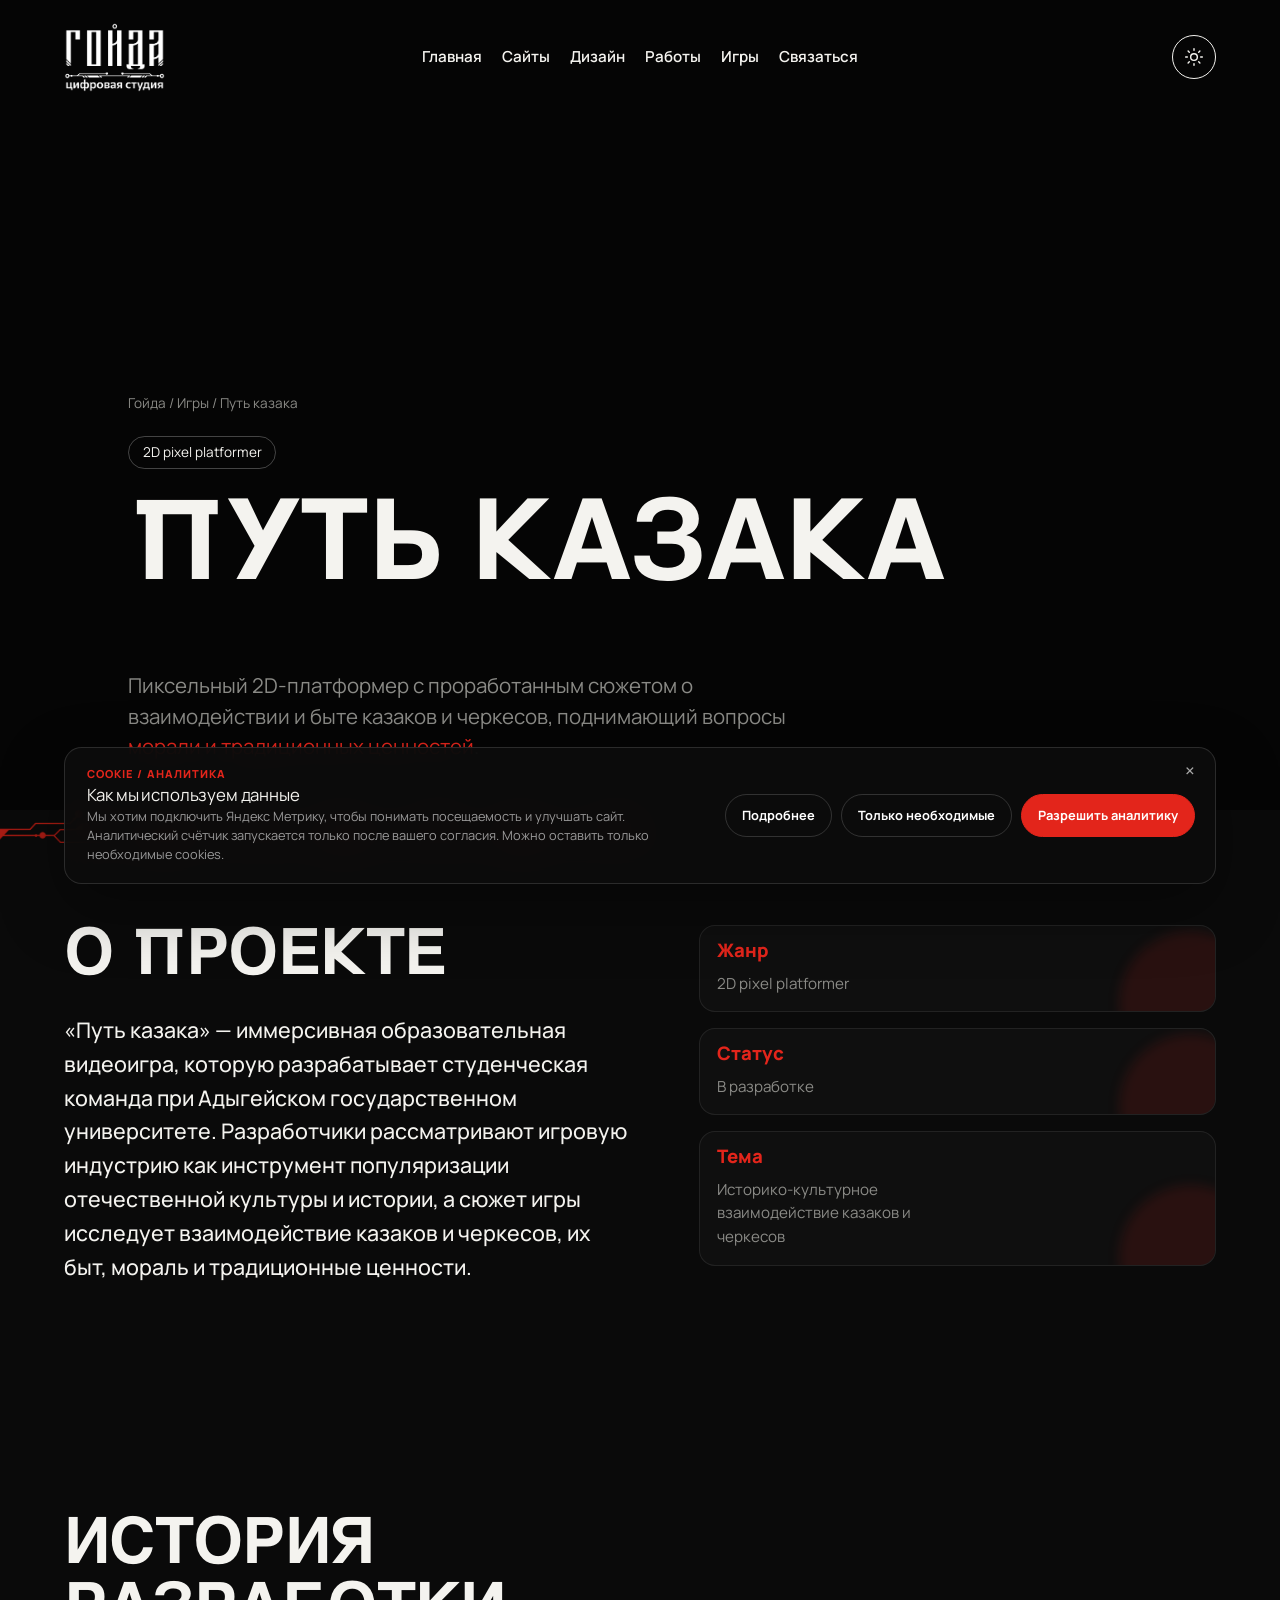
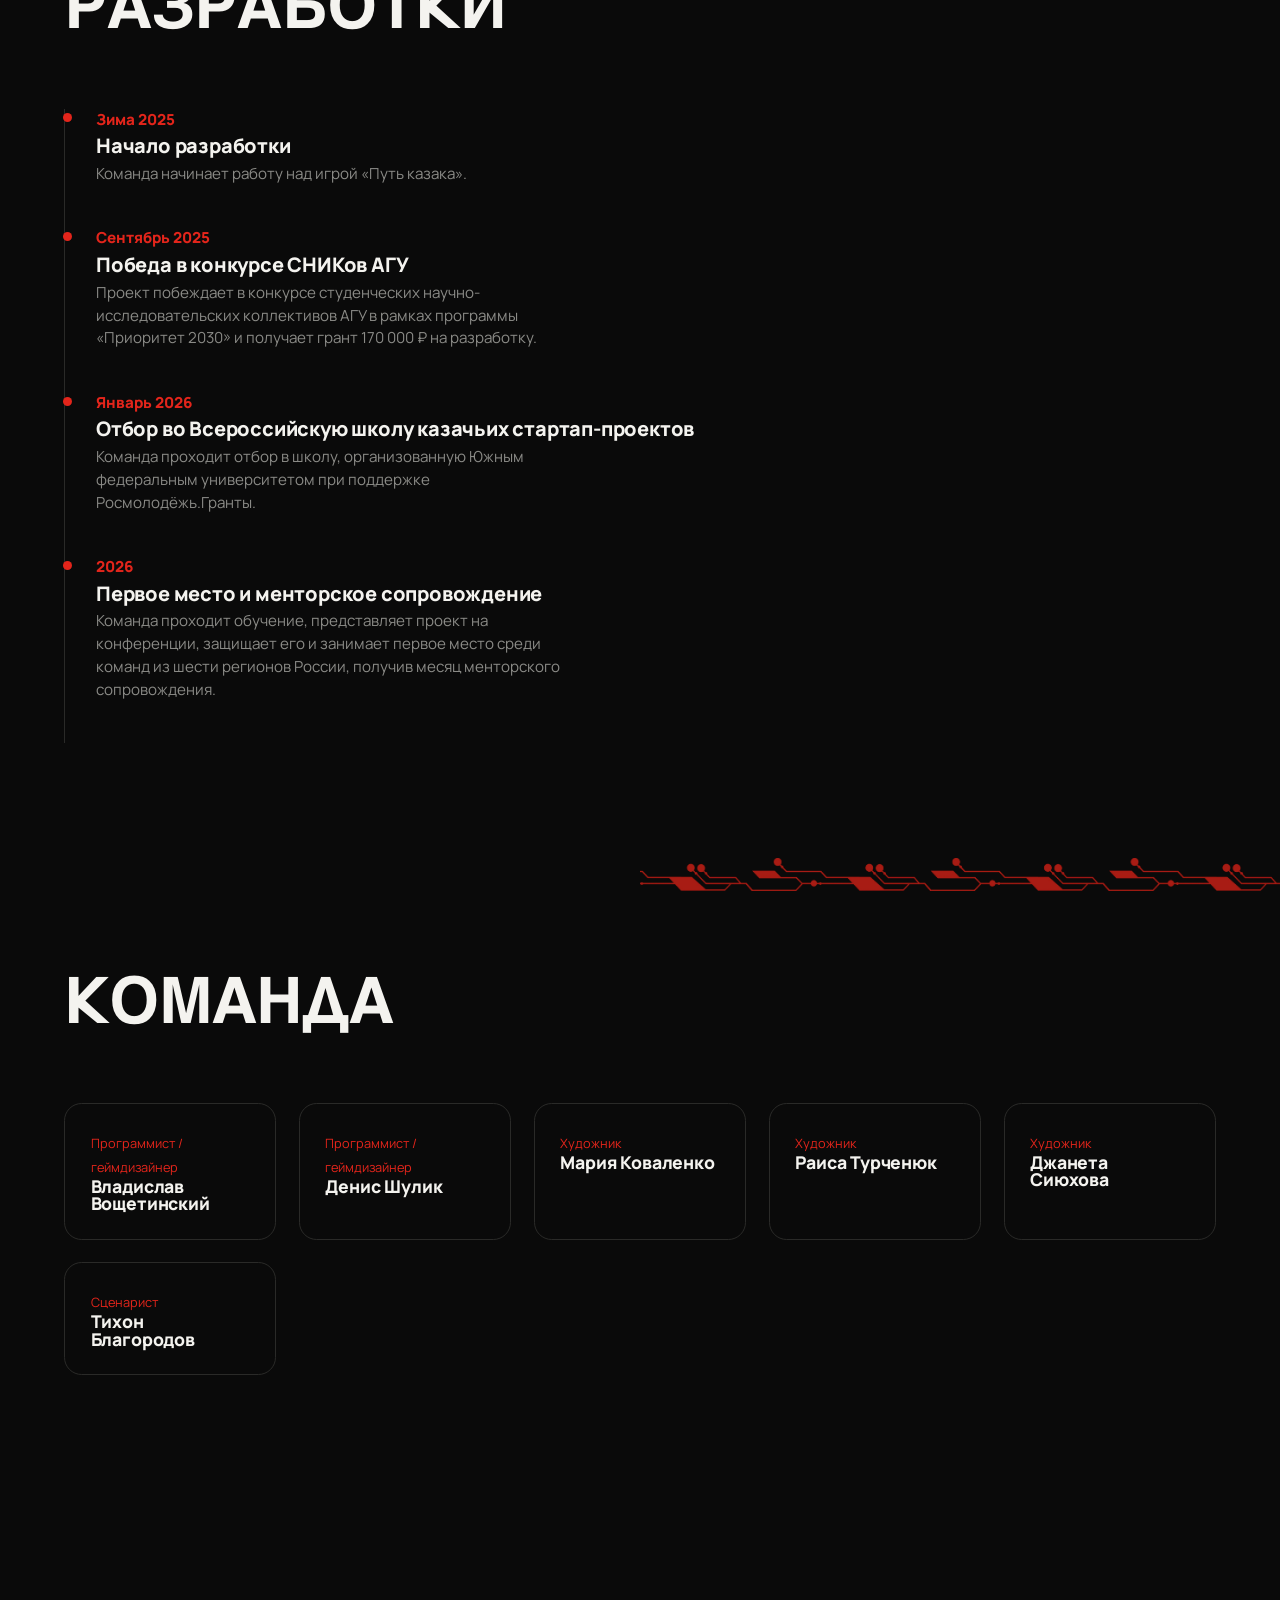
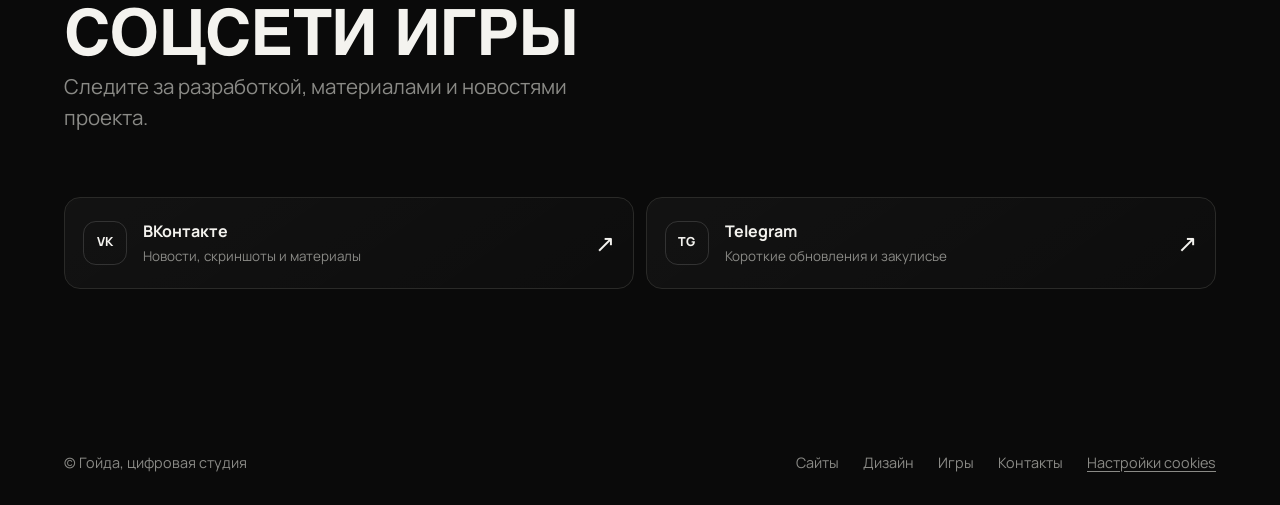
<file: games/the-way-of-the-cossack.html>
<!DOCTYPE html>
<html lang="ru">
<head>
<meta charset="UTF-8">
<meta name="viewport" content="width=device-width, initial-scale=1">
<title>Путь казака — 2D pixel platformer | Гойда</title>
<meta name="description" content="«Путь казака» — пиксельный 2D-платформер о взаимодействии казаков и черкесов, разработанный командой студии «Гойда» при АГУ.">
<link rel="stylesheet" href="../style.css?v=20261019-theme-light">
<style>
  body{ background:#0a0a0a; }

  /* Фоновый блок с видео */
  .cossack-hero {
    position: relative;
    overflow: hidden;
    min-height: 90svh;
    display: flex;
    flex-direction: column;
    justify-content: flex-end;
    padding-top: 8rem;
    padding-bottom: 3rem;
  }

  .hero-video-bg {
    position: absolute;
    inset: 0;
    z-index: -1;
    overflow: hidden;
  }
  .hero-video-bg video {
    width: 100%;
    height: 100%;
    object-fit: cover;
    opacity: 0.72;
    filter: contrast(1.08) saturate(.75);
  }
  .hero-video-bg::after {
    content: '';
    position: absolute;
    inset: 0;
    background: rgba(0, 0, 0, 0.48);
  }

  /* Контент поверх */
  .cossack-hero .wrap {
    position: relative;
    z-index: 2;
  }

  .genre-tag {
    display: inline-block;
    border: 1px solid #ffffff40;
    border-radius: 100px;
    padding: .4em 1em;
    font-size: .85rem;
    margin-bottom: 1.4rem;
  }
  .status-tag {
    color: #7fe08a;
  }
</style>
</head>
<body class="game-page">
  <script>(function(){try{if(localStorage.getItem('goida_theme')==='light')document.body.classList.add('theme-light')}catch(_){}})();</script>

<div data-site-header></div>

<section class="cossack-hero wrap">
  <!-- Фоновое видео -->
  <div class="hero-video-bg">
    <video autoplay muted loop playsinline>
      <source src="../video/twoc.mp4" type="video/mp4">
      <!-- fallback, если видео не загрузится -->
    </video>
  </div>

  <div class="wrap">
    <div class="breadcrumb"><a href="../index.html">Гойда</a> / <a href="../games.html">Игры</a> / Путь казака</div>
    <span class="genre-tag">2D pixel platformer</span>
    <h1 class="reveal" style="font-family:var(--display); font-size:clamp(2.6rem,9vw,7rem);">Путь казака</h1>
    <p class="lede mt-lg" style="max-width:56ch;">Пиксельный 2D-платформер с проработанным сюжетом о взаимодействии и быте казаков и черкесов, поднимающий вопросы <span class="accent-word">морали и традиционных ценностей</span>.</p>
  </div>
</section>

<!-- Остальная часть страницы без изменений -->
<section class="wrap">
  <div class="about-grid">
    <div class="reveal game-about-copy">
      <h2 class="section-title">О проекте</h2>
      <p class="lede game-about-description" style="max-width:60ch; margin-top:1.4rem; color:var(--paper);">
        «Путь казака» — иммерсивная образовательная видеоигра, которую разрабатывает студенческая команда при Адыгейском государственном университете. Разработчики рассматривают игровую индустрию как инструмент популяризации отечественной культуры и истории, а сюжет игры исследует взаимодействие казаков и черкесов, их быт, мораль и традиционные ценности.
      </p>
    </div>
    <div class="about-facts reveal">
      <div class="about-fact"><b>Жанр</b><span>2D pixel platformer</span></div>
      <div class="about-fact"><b>Статус</b><span class="status-tag">В разработке</span></div>
      <div class="about-fact"><b>Тема</b><span>Историко-культурное взаимодействие казаков и черкесов</span></div>
    </div>
  </div>
</section>

<section class="wrap">
  <div class="section-head">
    <h2 class="section-title">История разработки</h2>
  </div>
  <div class="timeline">
    <div class="timeline-item reveal">
      <b>Зима 2025</b>
      <h4>Начало разработки</h4>
      <p>Команда начинает работу над игрой «Путь казака».</p>
    </div>
    <div class="timeline-item reveal">
      <b>Сентябрь 2025</b>
      <h4>Победа в конкурсе СНИКов АГУ</h4>
      <p>Проект побеждает в конкурсе студенческих научно-исследовательских коллективов АГУ в рамках программы «Приоритет 2030» и получает грант 170 000 ₽ на разработку.</p>
    </div>
    <div class="timeline-item reveal">
      <b>Январь 2026</b>
      <h4>Отбор во Всероссийскую школу казачьих стартап-проектов</h4>
      <p>Команда проходит отбор в школу, организованную Южным федеральным университетом при поддержке Росмолодёжь.Гранты.</p>
    </div>
    <div class="timeline-item reveal">
      <b>2026</b>
      <h4>Первое место и менторское сопровождение</h4>
      <p>Команда проходит обучение, представляет проект на конференции, защищает его и занимает первое место среди команд из шести регионов России, получив месяц менторского сопровождения.</p>
    </div>
  </div>
</section>

<section class="wrap">
  <div class="section-head">
    <h2 class="section-title">Команда</h2>
  </div>
  <div class="team-grid">
    <div class="team-card reveal"><span class="role">Программист / геймдизайнер</span><h4>Владислав Вощетинский</h4></div>
    <div class="team-card reveal"><span class="role">Программист / геймдизайнер</span><h4>Денис Шулик</h4></div>
    <div class="team-card reveal"><span class="role">Художник</span><h4>Мария Коваленко</h4></div>
    <div class="team-card reveal"><span class="role">Художник</span><h4>Раиса Турченюк</h4></div>
    <div class="team-card reveal"><span class="role">Художник</span><h4>Джанета Сиюхова</h4></div>
    <div class="team-card reveal"><span class="role">Сценарист</span><h4>Тихон Благородов</h4></div>
  </div>
</section>

<section class="wrap game-social-section">
  <div class="section-head">
    <div>
      <h2 class="section-title">Соцсети игры</h2>
      <p class="lede mt-sm">Следите за разработкой, материалами и новостями проекта.</p>
    </div>
  </div>
  <div class="game-social-grid">
    <!-- Replace the URL below with the official VK community of «Путь казака». -->
    <a class="game-social-card" href="https://vk.ru/goydacorp" target="_blank" rel="noopener noreferrer">
      <span class="game-social-icon" aria-hidden="true">VK</span>
      <span class="game-social-copy"><b>ВКонтакте</b><small>Новости, скриншоты и материалы</small></span>
      <span class="game-social-arrow" aria-hidden="true">↗</span>
    </a>
    <!-- Replace the URL below with the official Telegram channel of «Путь казака». -->
    <a class="game-social-card" href="https://t.me/The_Way_Of_The_Cossack" target="_blank" rel="noopener noreferrer">
      <span class="game-social-icon" aria-hidden="true">TG</span>
      <span class="game-social-copy"><b>Telegram</b><small>Короткие обновления и закулисье</small></span>
      <span class="game-social-arrow" aria-hidden="true">↗</span>
    </a>
  </div>
</section>

<div data-site-footer></div>

<script src="../components.js?v=20261019-theme-light"></script>
<script src="../script.js?v=20261019-theme-light"></script>
</body>
</html>
</file>
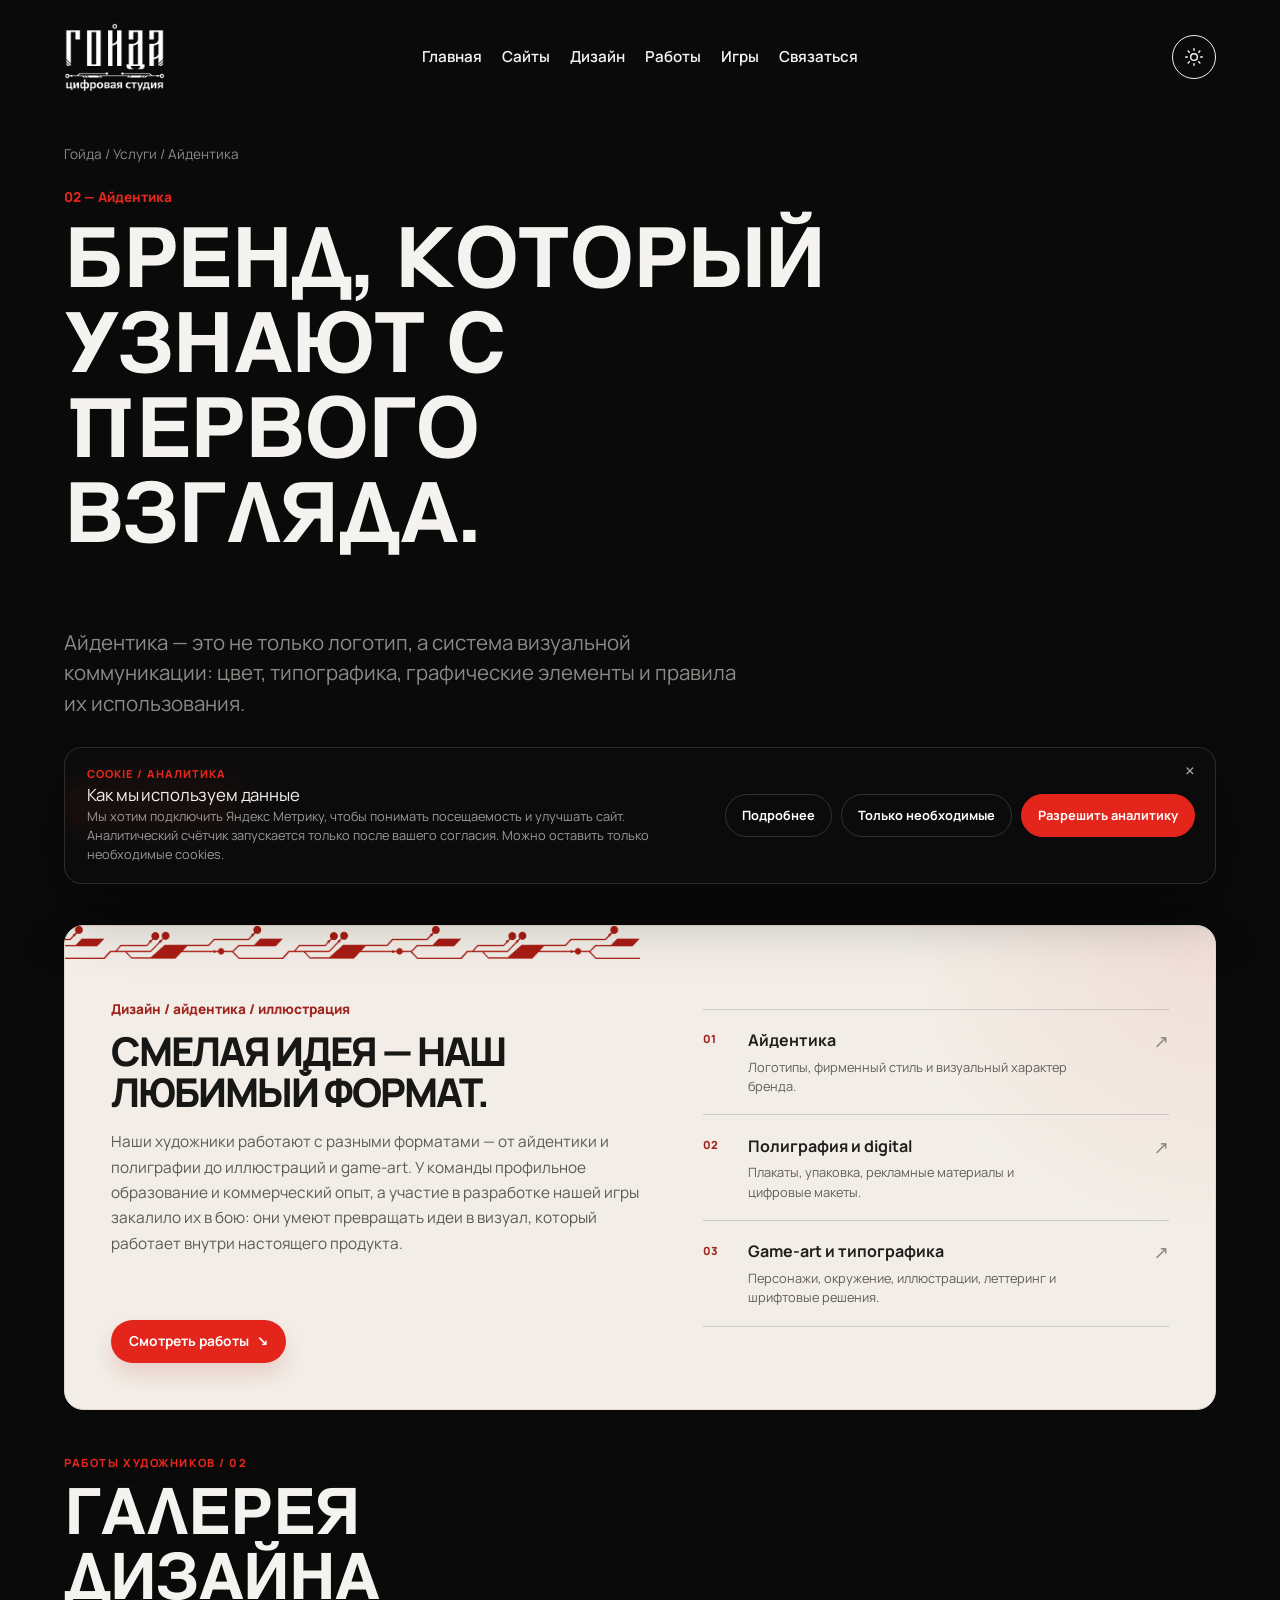
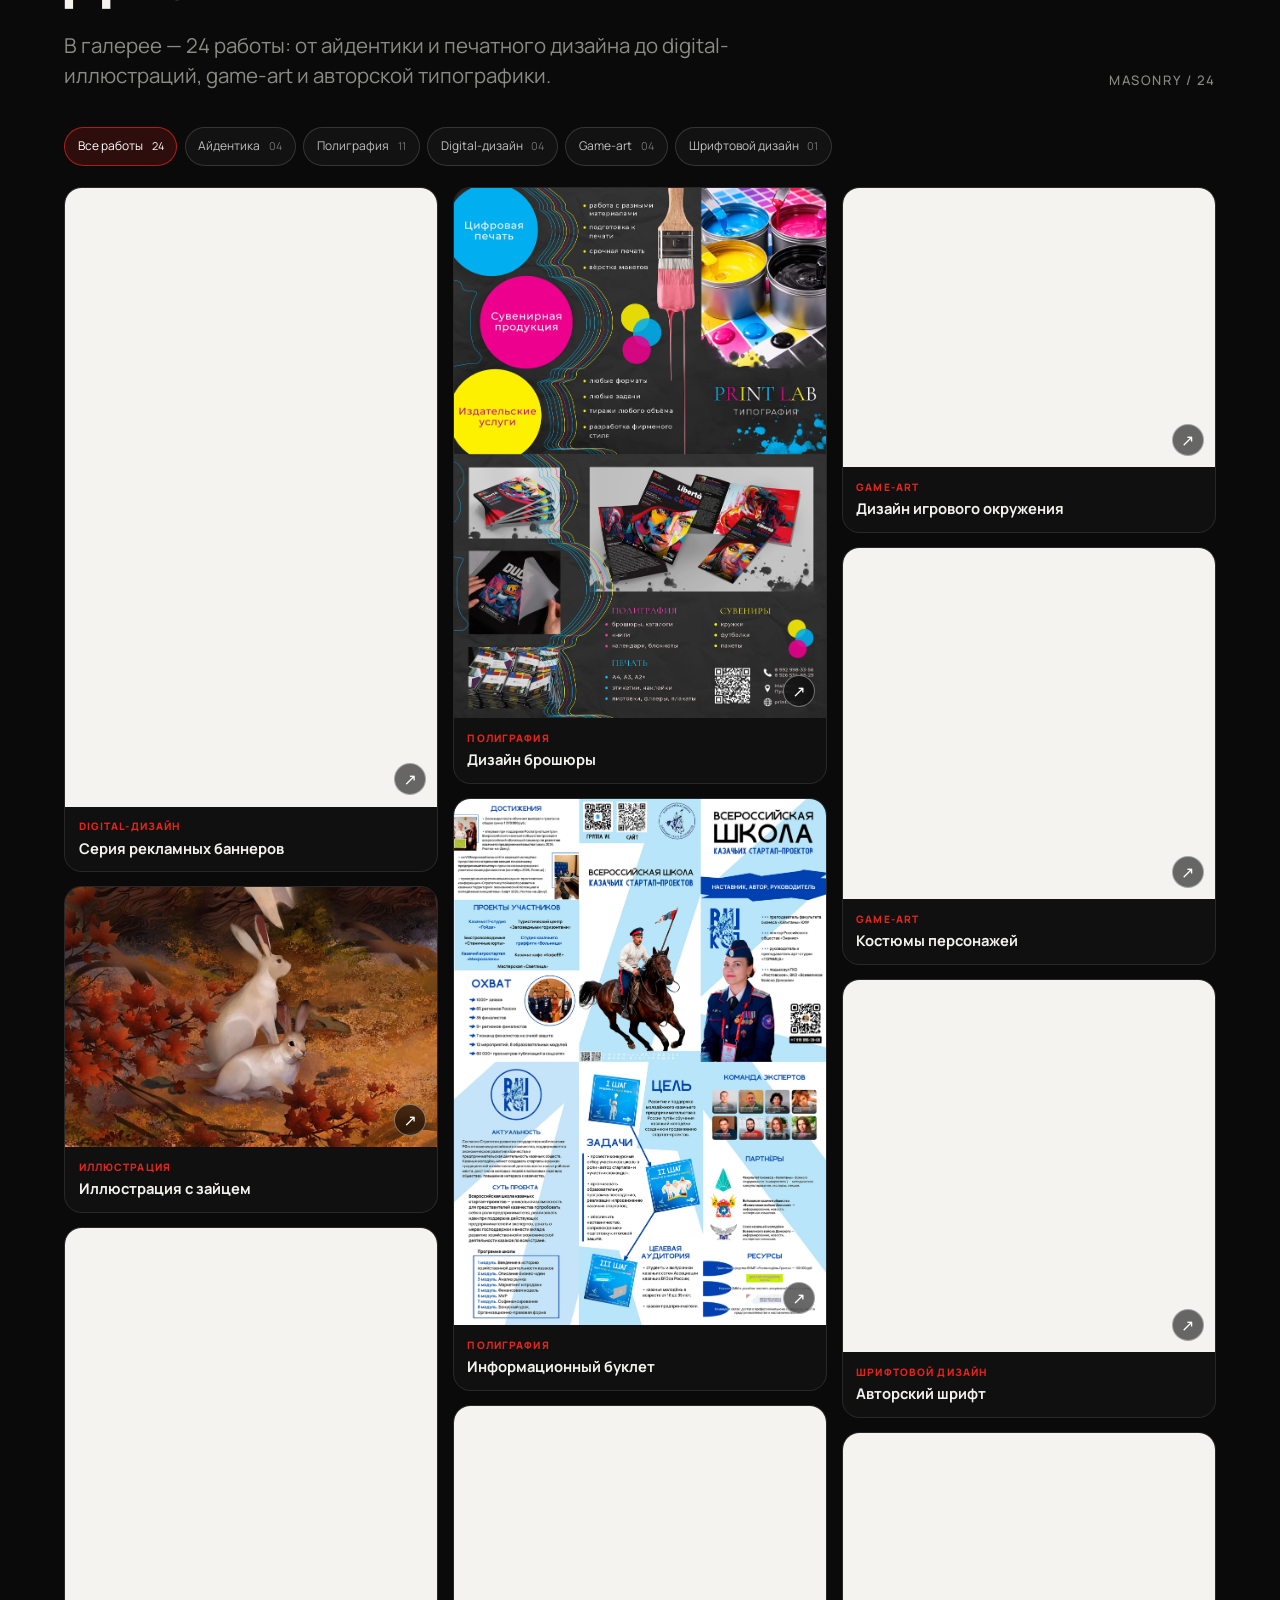
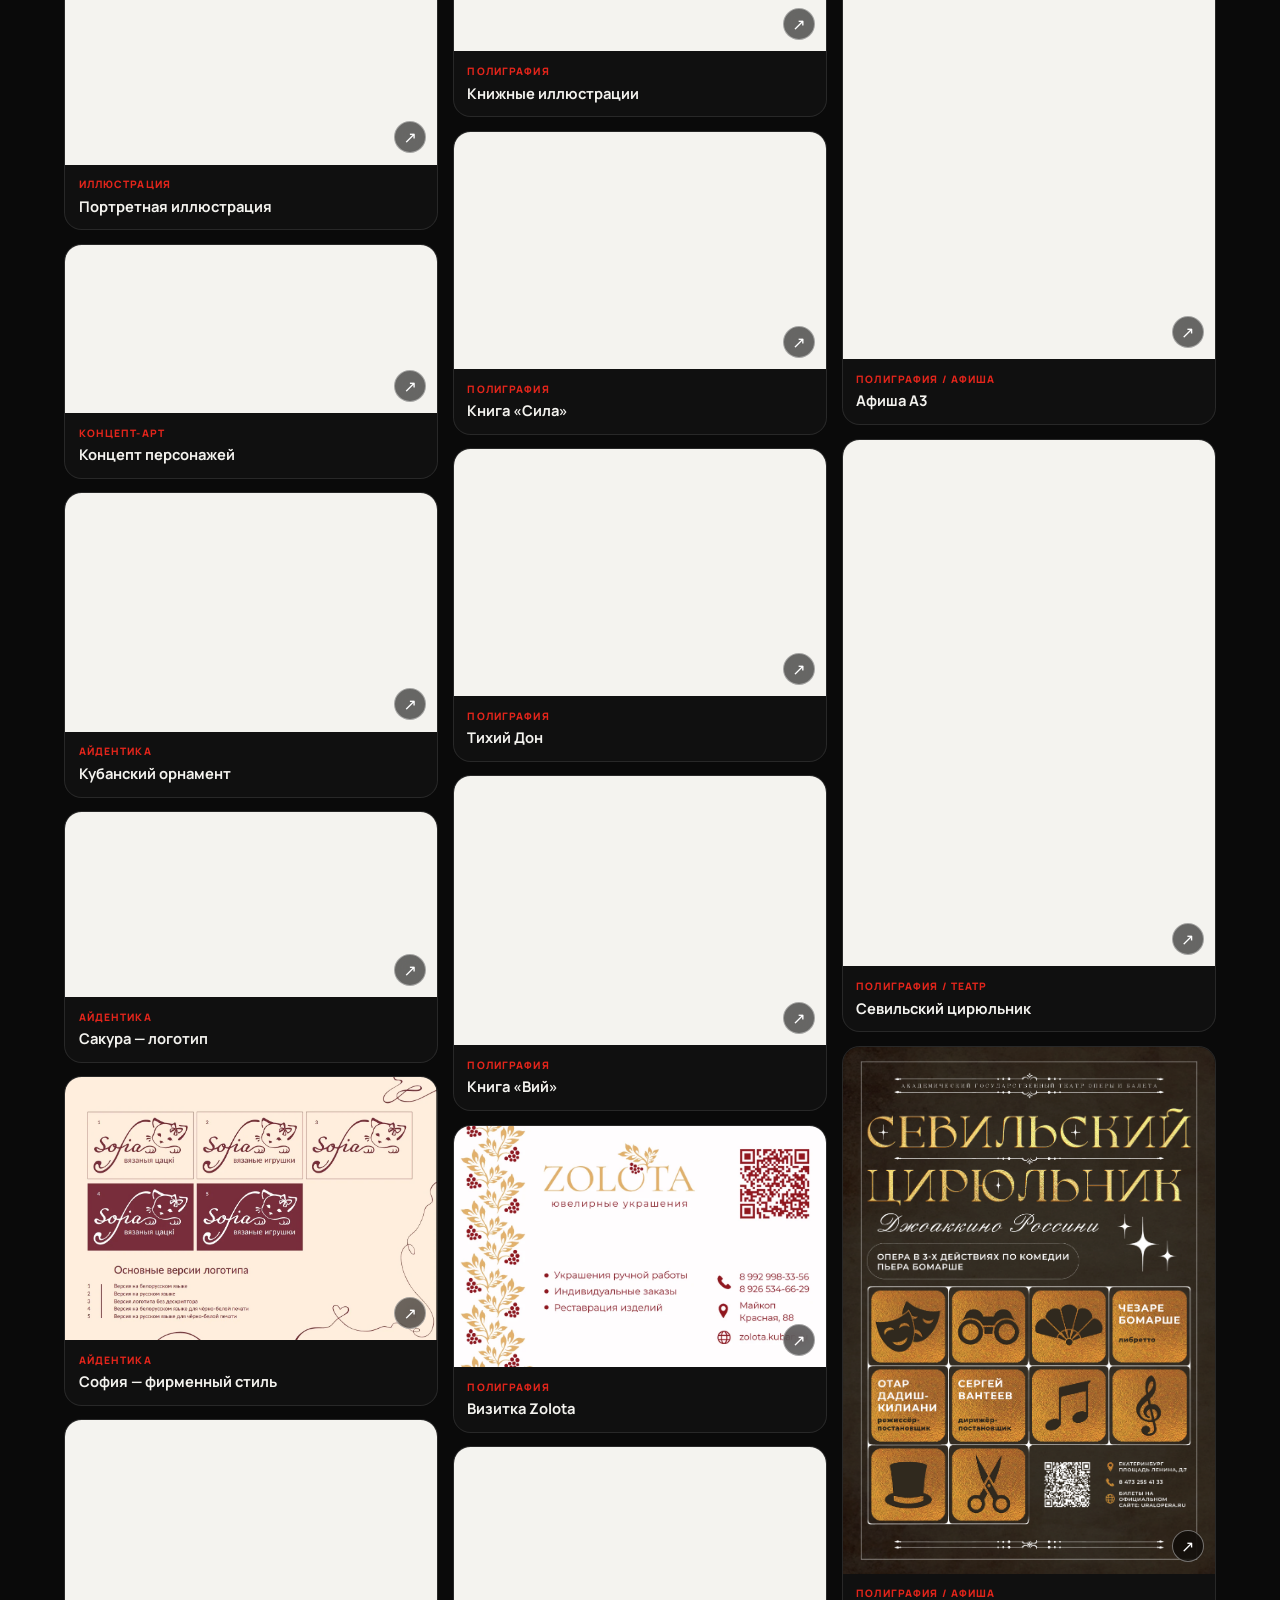
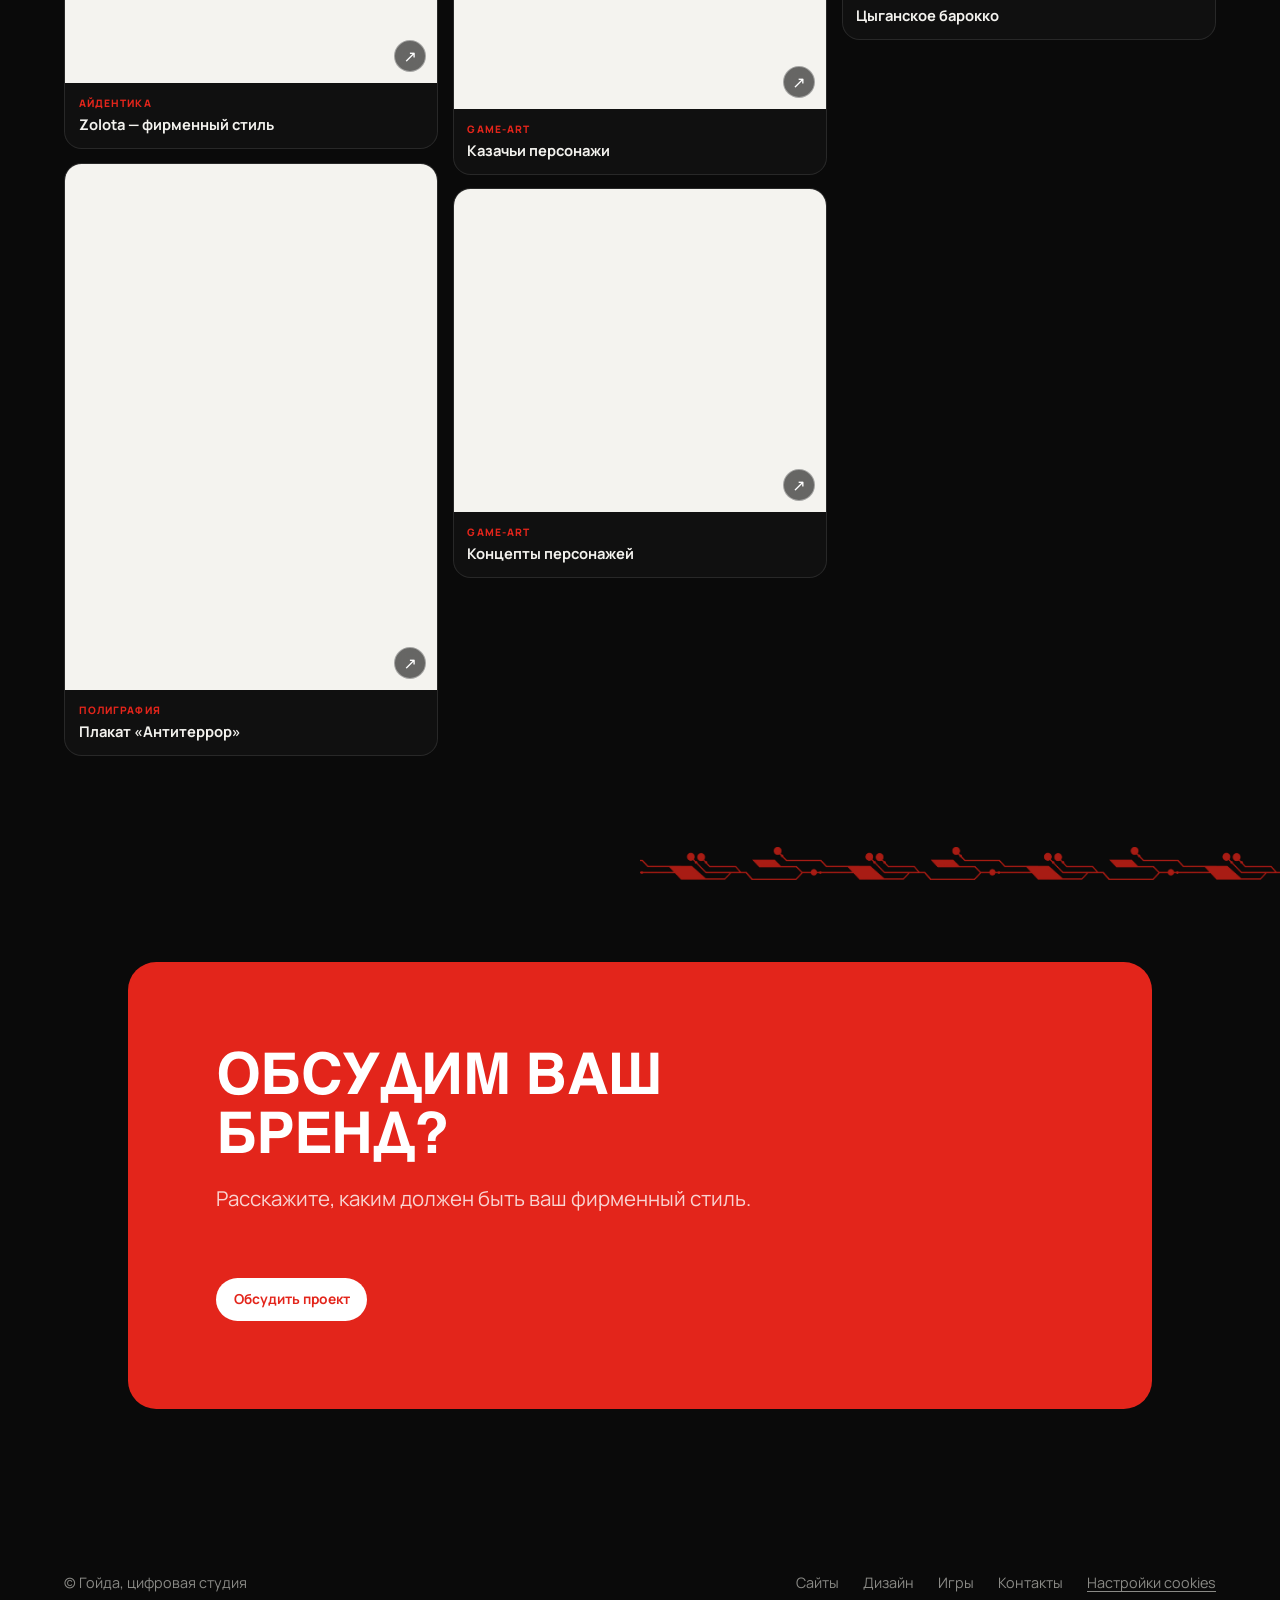
<file: services/branding.html>
<!DOCTYPE html>
<html lang="ru">
<head>
<meta charset="UTF-8">
<meta name="viewport" content="width=device-width, initial-scale=1">
<title>Айдентика и фирменный стиль | Гойда</title>
<meta name="description" content="Айдентика, иллюстрация, полиграфия, digital-дизайн и game-art. Команда художников с профильным образованием и коммерческим опытом.">
<link rel="stylesheet" href="../style.css?v=20261019-theme-light">
</head>
<body>
  <script>(function(){try{if(localStorage.getItem('goida_theme')==='light')document.body.classList.add('theme-light')}catch(_){}})();</script>

<div data-site-header></div>

<section class="page-hero wrap">
  <div class="breadcrumb"><a href="../index.html">Гойда</a> / <a href="../index.html#services">Услуги</a> / Айдентика</div>
  <span class="eyebrow-num">02 — Айдентика</span>
  <h1 class="reveal"><span class="headline-word" style="--i:0">Бренд,</span> <span class="headline-word" style="--i:1">который</span> <span class="headline-word" style="--i:2">узнают</span> <span class="headline-word" style="--i:3">с</span> <span class="headline-word" style="--i:4">первого</span> <span class="headline-word" style="--i:5">взгляда.</span></h1>
  <p class="lede mt-lg" style="max-width:56ch;">Айдентика — это не только логотип, а система визуальной коммуникации: цвет, типографика, графические элементы и правила их использования.</p>
  <a href="#contact-block" class="btn btn-primary mt-lg">Обсудить айдентику</a>
</section>

<section class="wrap artist-intro-section" aria-labelledby="artist-intro-title">
  <div class="artist-intro-main"><br>
    <span class="eyebrow-num">Дизайн / айдентика / иллюстрация</span>
    <h2 class="section-title" id="artist-intro-title">Смелая идея — наш любимый формат.</h2>
    <p class="lede">Наши художники работают с разными форматами — от айдентики и полиграфии до иллюстраций и game-art. У команды профильное образование и коммерческий опыт, а участие в разработке нашей игры закалило их в бою: они умеют превращать идеи в визуал, который работает внутри настоящего продукта.</p>
    <a href="#design-gallery" class="btn btn-primary mt-lg">Смотреть работы <span aria-hidden="true">↘</span></a>
  </div>
  <div class="artist-capabilities" aria-label="Направления дизайна">
    <article><span>01</span><div><b>Айдентика</b><p>Логотипы, фирменный стиль и визуальный характер бренда.</p></div><span class="artist-capability-arrow">↗</span></article>
    <article><span>02</span><div><b>Полиграфия и digital</b><p>Плакаты, упаковка, рекламные материалы и цифровые макеты.</p></div><span class="artist-capability-arrow">↗</span></article>
    <article><span>03</span><div><b>Game-art и типографика</b><p>Персонажи, окружение, иллюстрации, леттеринг и шрифтовые решения.</p></div><span class="artist-capability-arrow">↗</span></article>
  </div>
</section>

<section class="wrap design-gallery-section" id="design-gallery" aria-labelledby="design-gallery-title">
  <div class="section-head design-gallery-head">
    <div>
      <span class="design-works-kicker">Работы художников / 02</span>
      <h2 class="section-title" id="design-gallery-title">Галерея дизайна</h2>
      <p class="lede">В галерее — 24 работы: от айдентики и печатного дизайна до digital-иллюстраций, game-art и авторской типографики.</p>
    </div>
    <span class="design-works-index">MASONRY / 24</span>
  </div>
  <div class="design-gallery-filters" role="group" aria-label="Фильтр по категории работ">
    <button type="button" class="gallery-filter is-active" data-gallery-filter="all" aria-pressed="true">Все работы <span>24</span></button>
    <button type="button" class="gallery-filter" data-gallery-filter="identity" aria-pressed="false">Айдентика <span>04</span></button>
    <button type="button" class="gallery-filter" data-gallery-filter="print" aria-pressed="false">Полиграфия <span>11</span></button>
    <button type="button" class="gallery-filter" data-gallery-filter="digital" aria-pressed="false">Digital-дизайн <span>04</span></button>
    <button type="button" class="gallery-filter" data-gallery-filter="game-art" aria-pressed="false">Game-art <span>04</span></button>
    <button type="button" class="gallery-filter" data-gallery-filter="type" aria-pressed="false">Шрифтовой дизайн <span>01</span></button>
  </div>
  <div class="design-masonry" data-design-masonry>
    <a class="design-pin" href="../img/portfolio/design/digital/banners.webp" target="_blank" rel="noopener noreferrer" data-gallery-category="digital" aria-label="Открыть композицию из трёх рекламных баннеров">
      <div class="design-pin-media"><img src="../img/portfolio/design/digital/banners.webp" alt="Одна композиция из трёх рекламных баннеров: доставка, подбор оборудования и выгодные условия" width="1491" height="2477" loading="lazy" decoding="async"><span class="design-pin-open" aria-hidden="true">↗</span></div>
      <div class="design-pin-copy"><span>Digital-дизайн</span><b>Серия рекламных баннеров</b></div>
    </a>
    <a class="design-pin" href="../img/portfolio/design/digital/illustration-hare.webp" target="_blank" rel="noopener noreferrer" data-gallery-category="digital" aria-label="Открыть работу: Иллюстрация с зайцем">
      <div class="design-pin-media"><img src="../img/portfolio/design/digital/illustration-hare.webp" alt="Живописная иллюстрация с белым зайцем в осеннем лесу" width="876" height="612" loading="lazy" decoding="async"><span class="design-pin-open" aria-hidden="true">↗</span></div>
      <div class="design-pin-copy"><span>Иллюстрация</span><b>Иллюстрация с зайцем</b></div>
    </a>
    <a class="design-pin" href="../img/portfolio/design/digital/illustration-portrait.webp" target="_blank" rel="noopener noreferrer" data-gallery-category="digital" aria-label="Открыть работу: Портретная иллюстрация">
      <div class="design-pin-media"><img src="../img/portfolio/design/digital/illustration-portrait.webp" alt="Живописный портрет в красно-белой цветовой гамме" width="1776" height="2560" loading="lazy" decoding="async"><span class="design-pin-open" aria-hidden="true">↗</span></div>
      <div class="design-pin-copy"><span>Иллюстрация</span><b>Портретная иллюстрация</b></div>
    </a>
    <a class="design-pin" href="../img/portfolio/design/digital/character-sheet.webp" target="_blank" rel="noopener noreferrer" data-gallery-category="digital" aria-label="Открыть работу: Концепт персонажей">
      <div class="design-pin-media"><img src="../img/portfolio/design/digital/character-sheet.webp" alt="Лист с дизайном фантазийных персонажей и костюмов" width="2560" height="1154" loading="lazy" decoding="async"><span class="design-pin-open" aria-hidden="true">↗</span></div>
      <div class="design-pin-copy"><span>Концепт-арт</span><b>Концепт персонажей</b></div>
    </a>
    <a class="design-pin" href="../img/portfolio/design/identity/kubament.webp" target="_blank" rel="noopener noreferrer" data-gallery-category="identity" aria-label="Открыть работу: Кубанский орнамент">
      <div class="design-pin-media"><img src="../img/portfolio/design/identity/kubament.webp" alt="Система фирменных орнаментов и символов" width="1016" height="650" loading="lazy" decoding="async"><span class="design-pin-open" aria-hidden="true">↗</span></div>
      <div class="design-pin-copy"><span>Айдентика</span><b>Кубанский орнамент</b></div>
    </a>
    <a class="design-pin" href="../img/portfolio/design/identity/sakura.webp" target="_blank" rel="noopener noreferrer" data-gallery-category="identity" aria-label="Открыть работу: Сакура — логотип">
      <div class="design-pin-media"><img src="../img/portfolio/design/identity/sakura.webp" alt="Варианты логотипа и фирменного знака «Сакура»" width="1051" height="521" loading="lazy" decoding="async"><span class="design-pin-open" aria-hidden="true">↗</span></div>
      <div class="design-pin-copy"><span>Айдентика</span><b>Сакура — логотип</b></div>
    </a>
    <a class="design-pin" href="../img/portfolio/design/identity/sofia.webp" target="_blank" rel="noopener noreferrer" data-gallery-category="identity" aria-label="Открыть работу: София — фирменный стиль">
      <div class="design-pin-media"><img src="../img/portfolio/design/identity/sofia.webp" alt="Варианты логотипа и элементы айдентики «София»" width="1123" height="792" loading="lazy" decoding="async"><span class="design-pin-open" aria-hidden="true">↗</span></div>
      <div class="design-pin-copy"><span>Айдентика</span><b>София — фирменный стиль</b></div>
    </a>
    <a class="design-pin" href="../img/portfolio/design/identity/zolota.webp" target="_blank" rel="noopener noreferrer" data-gallery-category="identity" aria-label="Открыть работу: Zolota — фирменный стиль">
      <div class="design-pin-media"><img src="../img/portfolio/design/identity/zolota.webp" alt="Логотип Zolota на красном фоне" width="3504" height="2471" loading="lazy" decoding="async"><span class="design-pin-open" aria-hidden="true">↗</span></div>
      <div class="design-pin-copy"><span>Айдентика</span><b>Zolota — фирменный стиль</b></div>
    </a>
    <a class="design-pin" href="../img/portfolio/design/print/antiterror-poster.webp" target="_blank" rel="noopener noreferrer" data-gallery-category="print" aria-label="Открыть работу: Плакат «Антитеррор»">
      <div class="design-pin-media"><img src="../img/portfolio/design/print/antiterror-poster.webp" alt="Печатный плакат об антитеррористической безопасности" width="1754" height="2481" loading="lazy" decoding="async"><span class="design-pin-open" aria-hidden="true">↗</span></div>
      <div class="design-pin-copy"><span>Полиграфия</span><b>Плакат «Антитеррор»</b></div>
    </a>
    <a class="design-pin" href="../img/portfolio/design/print/brochure.webp" target="_blank" rel="noopener noreferrer" data-gallery-category="print" aria-label="Открыть работу: Дизайн брошюры">
      <div class="design-pin-media"><img src="../img/portfolio/design/print/brochure.webp" alt="Развороты информационной брошюры" width="1742" height="2480" loading="lazy" decoding="async"><span class="design-pin-open" aria-hidden="true">↗</span></div>
      <div class="design-pin-copy"><span>Полиграфия</span><b>Дизайн брошюры</b></div>
    </a>
    <a class="design-pin" href="../img/portfolio/design/print/booklet.webp" target="_blank" rel="noopener noreferrer" data-gallery-category="print" aria-label="Открыть работу: Информационный буклет">
      <div class="design-pin-media"><img src="../img/portfolio/design/print/booklet.webp" alt="Дизайн буклета с информацией о школе" width="1751" height="2477" loading="lazy" decoding="async"><span class="design-pin-open" aria-hidden="true">↗</span></div>
      <div class="design-pin-copy"><span>Полиграфия</span><b>Информационный буклет</b></div>
    </a>
    <a class="design-pin" href="../img/portfolio/design/print/book-illustrations.webp" target="_blank" rel="noopener noreferrer" data-gallery-category="print" aria-label="Открыть работу: Книжные иллюстрации">
      <div class="design-pin-media"><img src="../img/portfolio/design/print/book-illustrations.webp" alt="Иллюстрации и развороты художественной книги" width="5095" height="3359" loading="lazy" decoding="async"><span class="design-pin-open" aria-hidden="true">↗</span></div>
      <div class="design-pin-copy"><span>Полиграфия</span><b>Книжные иллюстрации</b></div>
    </a>
    <a class="design-pin" href="../img/portfolio/design/print/sila-book.webp" target="_blank" rel="noopener noreferrer" data-gallery-category="print" aria-label="Открыть работу: Книга «Сила»">
      <div class="design-pin-media"><img src="../img/portfolio/design/print/sila-book.webp" alt="Иллюстрированная обложка книги «Сила»" width="5265" height="3349" loading="lazy" decoding="async"><span class="design-pin-open" aria-hidden="true">↗</span></div>
      <div class="design-pin-copy"><span>Полиграфия</span><b>Книга «Сила»</b></div>
    </a>
    <a class="design-pin" href="../img/portfolio/design/print/quiet-don.webp" target="_blank" rel="noopener noreferrer" data-gallery-category="print" aria-label="Открыть работу: Тихий Дон">
      <div class="design-pin-media"><img src="../img/portfolio/design/print/quiet-don.webp" alt="Иллюстрация к оформлению издания «Тихий Дон»" width="1280" height="847" loading="lazy" decoding="async"><span class="design-pin-open" aria-hidden="true">↗</span></div>
      <div class="design-pin-copy"><span>Полиграфия</span><b>Тихий Дон</b></div>
    </a>
    <a class="design-pin" href="../img/portfolio/design/print/viy-book.webp" target="_blank" rel="noopener noreferrer" data-gallery-category="print" aria-label="Открыть работу: Книга «Вий»">
      <div class="design-pin-media"><img src="../img/portfolio/design/print/viy-book.webp" alt="Оформление книжного издания «Вий»" width="4039" height="2917" loading="lazy" decoding="async"><span class="design-pin-open" aria-hidden="true">↗</span></div>
      <div class="design-pin-copy"><span>Полиграфия</span><b>Книга «Вий»</b></div>
    </a>
    <a class="design-pin" href="../img/portfolio/design/print/zolota-business-card.webp" target="_blank" rel="noopener noreferrer" data-gallery-category="print" aria-label="Открыть работу: Визитка Zolota">
      <div class="design-pin-media"><img src="../img/portfolio/design/print/zolota-business-card.webp" alt="Фирменная визитка ювелирного бренда Zolota" width="1004" height="650" loading="lazy" decoding="async"><span class="design-pin-open" aria-hidden="true">↗</span></div>
      <div class="design-pin-copy"><span>Полиграфия</span><b>Визитка Zolota</b></div>
    </a>
    <a class="design-pin" href="../img/portfolio/design/game-art/cossack-characters.webp" target="_blank" rel="noopener noreferrer" data-gallery-category="game-art" aria-label="Открыть работу: Казачьи персонажи">
      <div class="design-pin-media"><img src="../img/portfolio/design/game-art/cossack-characters.webp" alt="Лист с несколькими игровыми персонажами-казаками" width="1280" height="899" loading="lazy" decoding="async"><span class="design-pin-open" aria-hidden="true">↗</span></div>
      <div class="design-pin-copy"><span>Game-art</span><b>Казачьи персонажи</b></div>
    </a>
    <a class="design-pin" href="../img/portfolio/design/game-art/character-concepts.webp" target="_blank" rel="noopener noreferrer" data-gallery-category="game-art" aria-label="Открыть работу: Концепты персонажей">
      <div class="design-pin-media"><img src="../img/portfolio/design/game-art/character-concepts.webp" alt="Чёрно-белые наброски персонажей для игры" width="1280" height="1110" loading="lazy" decoding="async"><span class="design-pin-open" aria-hidden="true">↗</span></div>
      <div class="design-pin-copy"><span>Game-art</span><b>Концепты персонажей</b></div>
    </a>
    <a class="design-pin" href="../img/portfolio/design/game-art/village-concept.webp" target="_blank" rel="noopener noreferrer" data-gallery-category="game-art" aria-label="Открыть работу: Дизайн игрового окружения">
      <div class="design-pin-media"><img src="../img/portfolio/design/game-art/village-concept.webp" alt="Стилизованная деревня и игровые здания" width="1280" height="960" loading="lazy" decoding="async"><span class="design-pin-open" aria-hidden="true">↗</span></div>
      <div class="design-pin-copy"><span>Game-art</span><b>Дизайн игрового окружения</b></div>
    </a>
    <a class="design-pin" href="../img/portfolio/design/game-art/costume-design.webp" target="_blank" rel="noopener noreferrer" data-gallery-category="game-art" aria-label="Открыть работу: Костюмы персонажей">
      <div class="design-pin-media"><img src="../img/portfolio/design/game-art/costume-design.webp" alt="Цветовые и костюмные концепты персонажа-казака" width="2560" height="2416" loading="lazy" decoding="async"><span class="design-pin-open" aria-hidden="true">↗</span></div>
      <div class="design-pin-copy"><span>Game-art</span><b>Костюмы персонажей</b></div>
    </a>
    <a class="design-pin" href="../img/portfolio/design/type/typeface-specimen.webp" target="_blank" rel="noopener noreferrer" data-gallery-category="type" aria-label="Открыть работу: Авторский шрифт">
      <div class="design-pin-media"><img src="../img/portfolio/design/type/typeface-specimen.webp" alt="Образцы кириллицы в авторском шрифте на фоне иллюстрации города" width="3000" height="3000" loading="lazy" decoding="async"><span class="design-pin-open" aria-hidden="true">↗</span></div>
      <div class="design-pin-copy"><span>Шрифтовой дизайн</span><b>Авторский шрифт</b></div>
    </a>
    <a class="design-pin design-pin-poster" href="../img/portfolio/1_plakat_A3.png" target="_blank" rel="noopener noreferrer" data-gallery-category="print" aria-label="Открыть афишу A3 с художественной типографикой">
      <div class="design-pin-media"><img src="../img/portfolio/1_plakat_A3.png" alt="Вертикальная афиша A3 с крупной художественной типографикой и иллюстрацией" width="3508" height="4962" loading="lazy" decoding="async"><span class="design-pin-open" aria-hidden="true">↗</span></div>
      <div class="design-pin-copy"><span>Полиграфия / афиша</span><b>Афиша A3</b></div>
    </a>
    <a class="design-pin design-pin-poster" href="../img/portfolio/memfis.png" target="_blank" rel="noopener noreferrer" data-gallery-category="print" aria-label="Открыть театральную афишу «Севильский цирюльник»">
      <div class="design-pin-media"><img src="../img/portfolio/memfis.png" alt="Театральная афиша «Севильский цирюльник» с белой скульптурой на оранжевом фоне" width="3508" height="4961" loading="lazy" decoding="async"><span class="design-pin-open" aria-hidden="true">↗</span></div>
      <div class="design-pin-copy"><span>Полиграфия / театр</span><b>Севильский цирюльник</b></div>
    </a>
    <a class="design-pin design-pin-poster" href="../img/portfolio/tsyganskoe_barokko_plakat_a3.png" target="_blank" rel="noopener noreferrer" data-gallery-category="print" aria-label="Открыть афишу «Цыганское барокко»">
      <div class="design-pin-media"><img src="../img/portfolio/tsyganskoe_barokko_plakat_a3.png" alt="Театральная афиша в тёмной палитре с золотой типографикой и графическими символами" width="3508" height="4961" loading="lazy" decoding="async"><span class="design-pin-open" aria-hidden="true">↗</span></div>
      <div class="design-pin-copy"><span>Полиграфия / афиша</span><b>Цыганское барокко</b></div>
    </a>
  </div>
</section>

<section id="contact-block" class="wrap">
  <div class="cta-block" style="grid-template-columns:1fr;">
    <div>
      <h2>Обсудим ваш бренд?</h2>
      <p class="lede">Расскажите, каким должен быть ваш фирменный стиль.</p>
      <a href="../index.html#contact" class="btn mt-lg" style="background:#fff; color:var(--red);">Обсудить проект</a>
    </div>
  </div>
</section>

<div data-site-footer></div>

<script src="../components.js?v=20261019-theme-light"></script>
<script src="../script.js?v=20261019-theme-light"></script>
<script src="../design-gallery.js"></script>
</body>
</html>
</file>
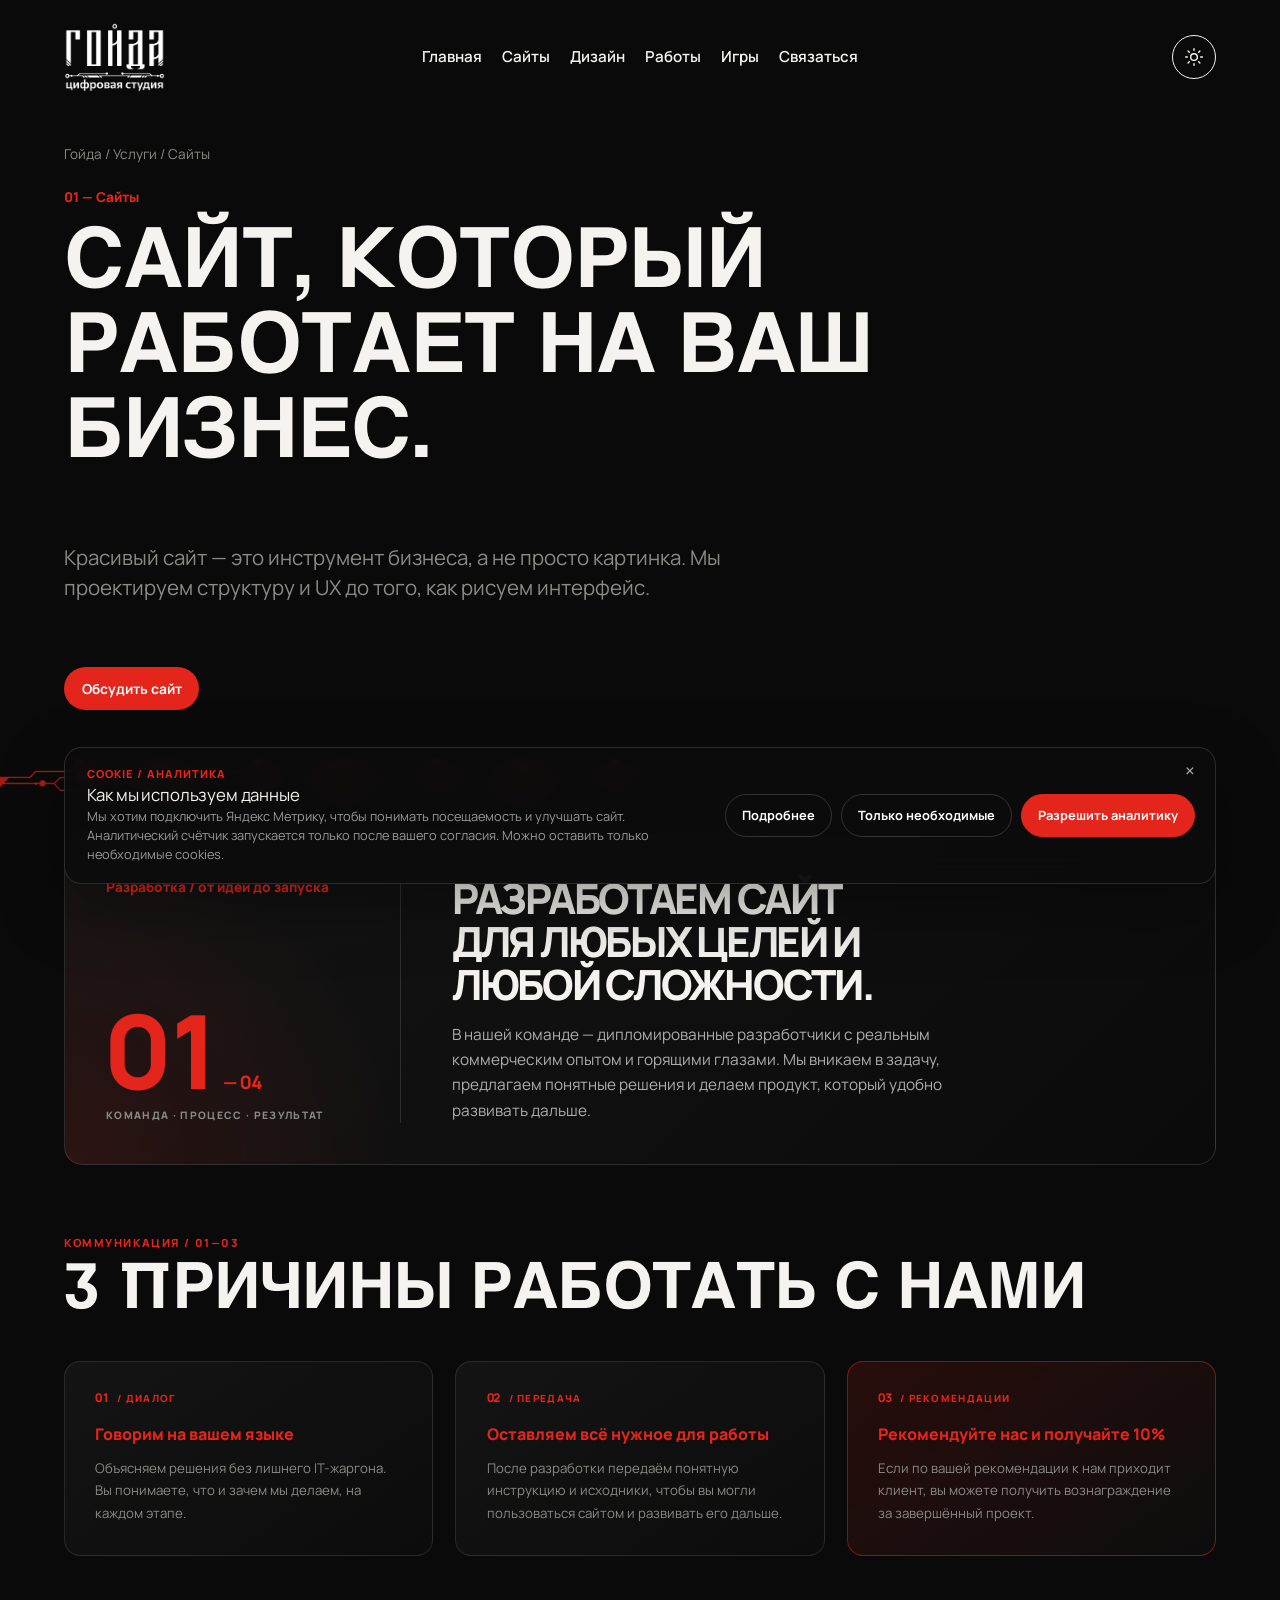
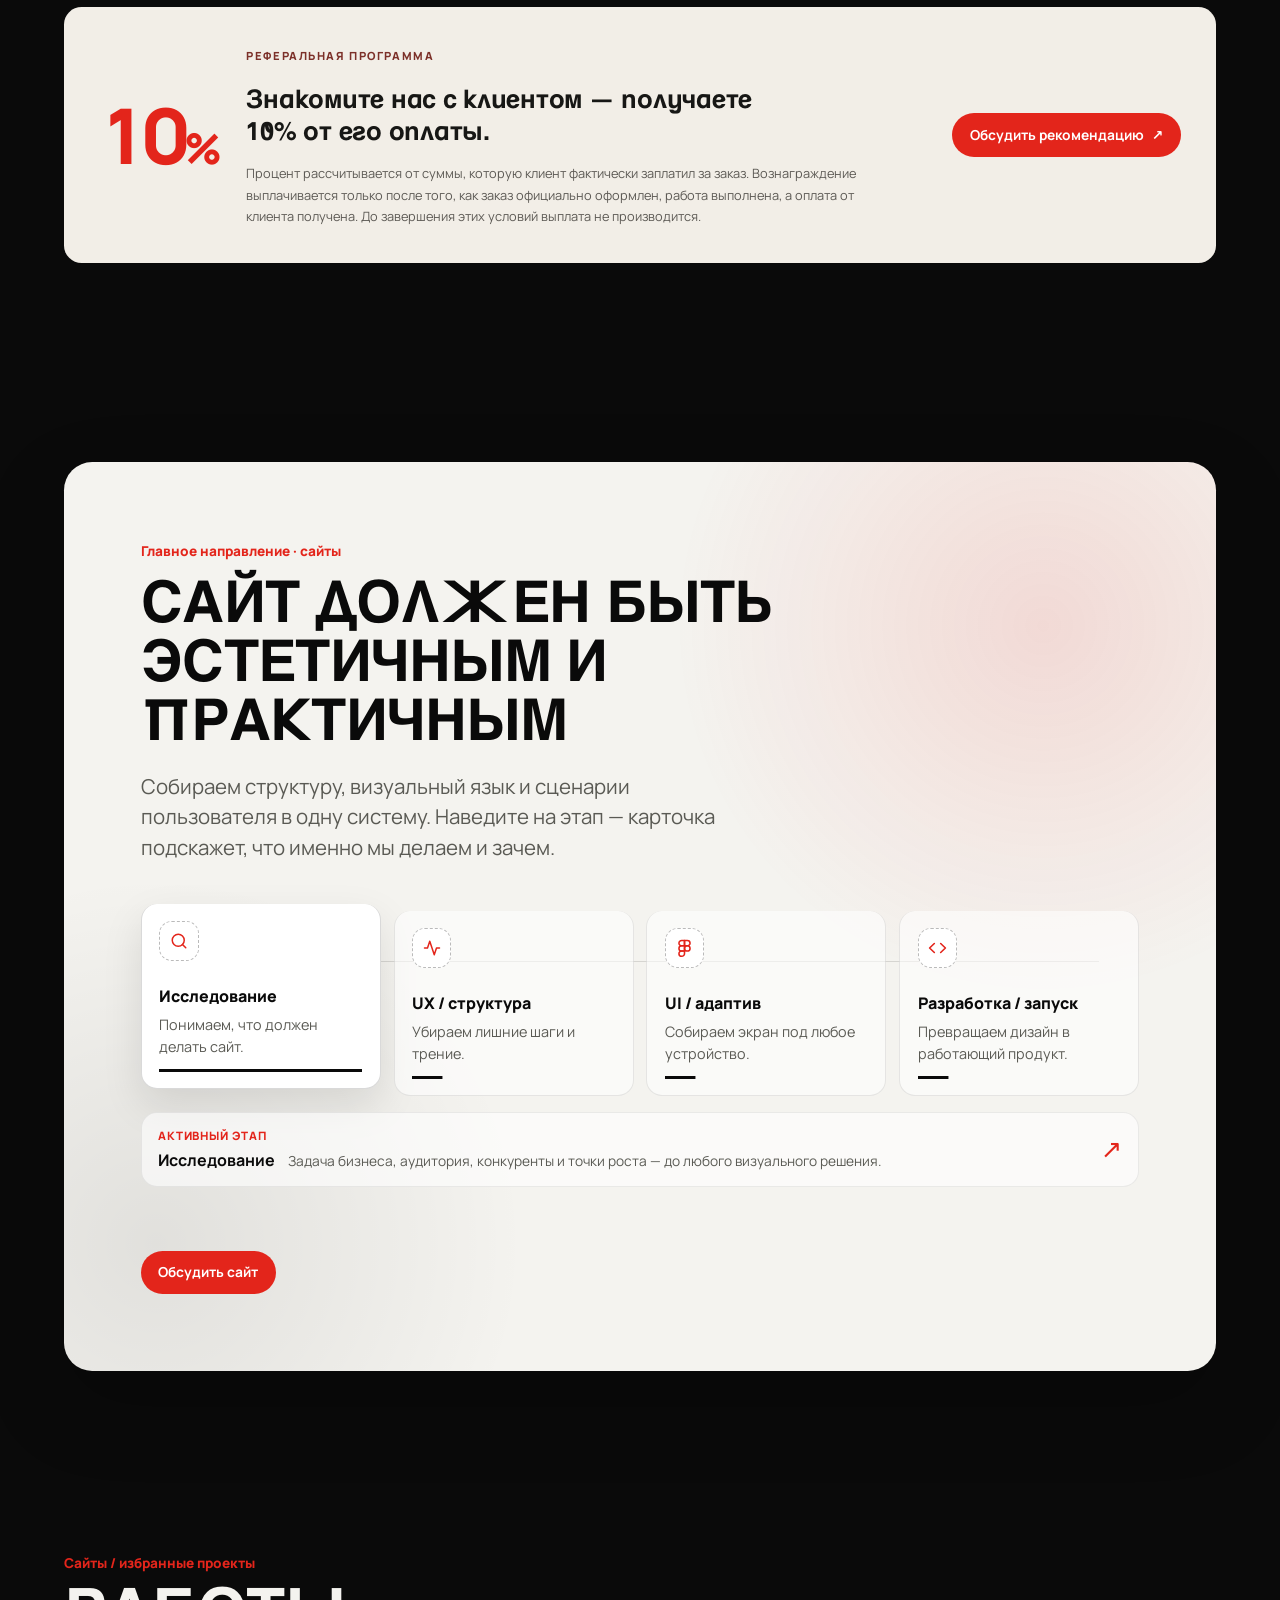
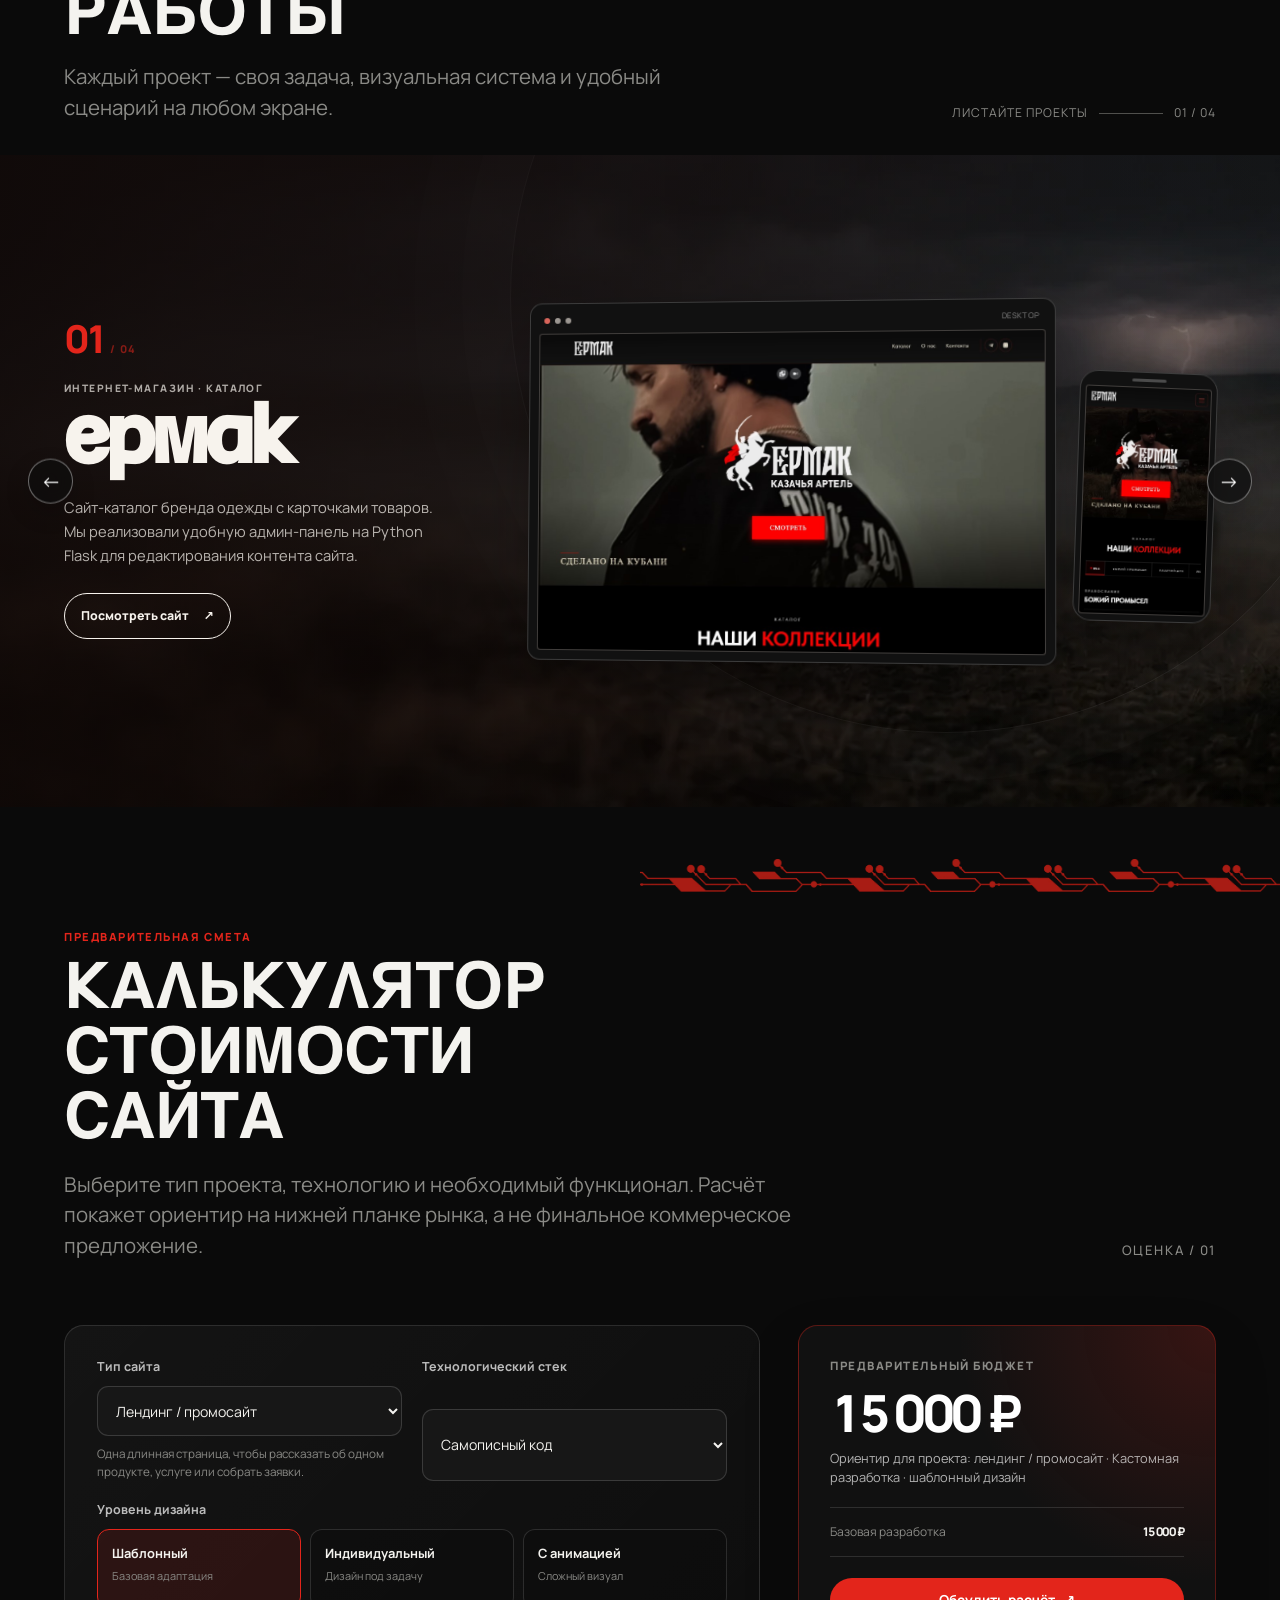
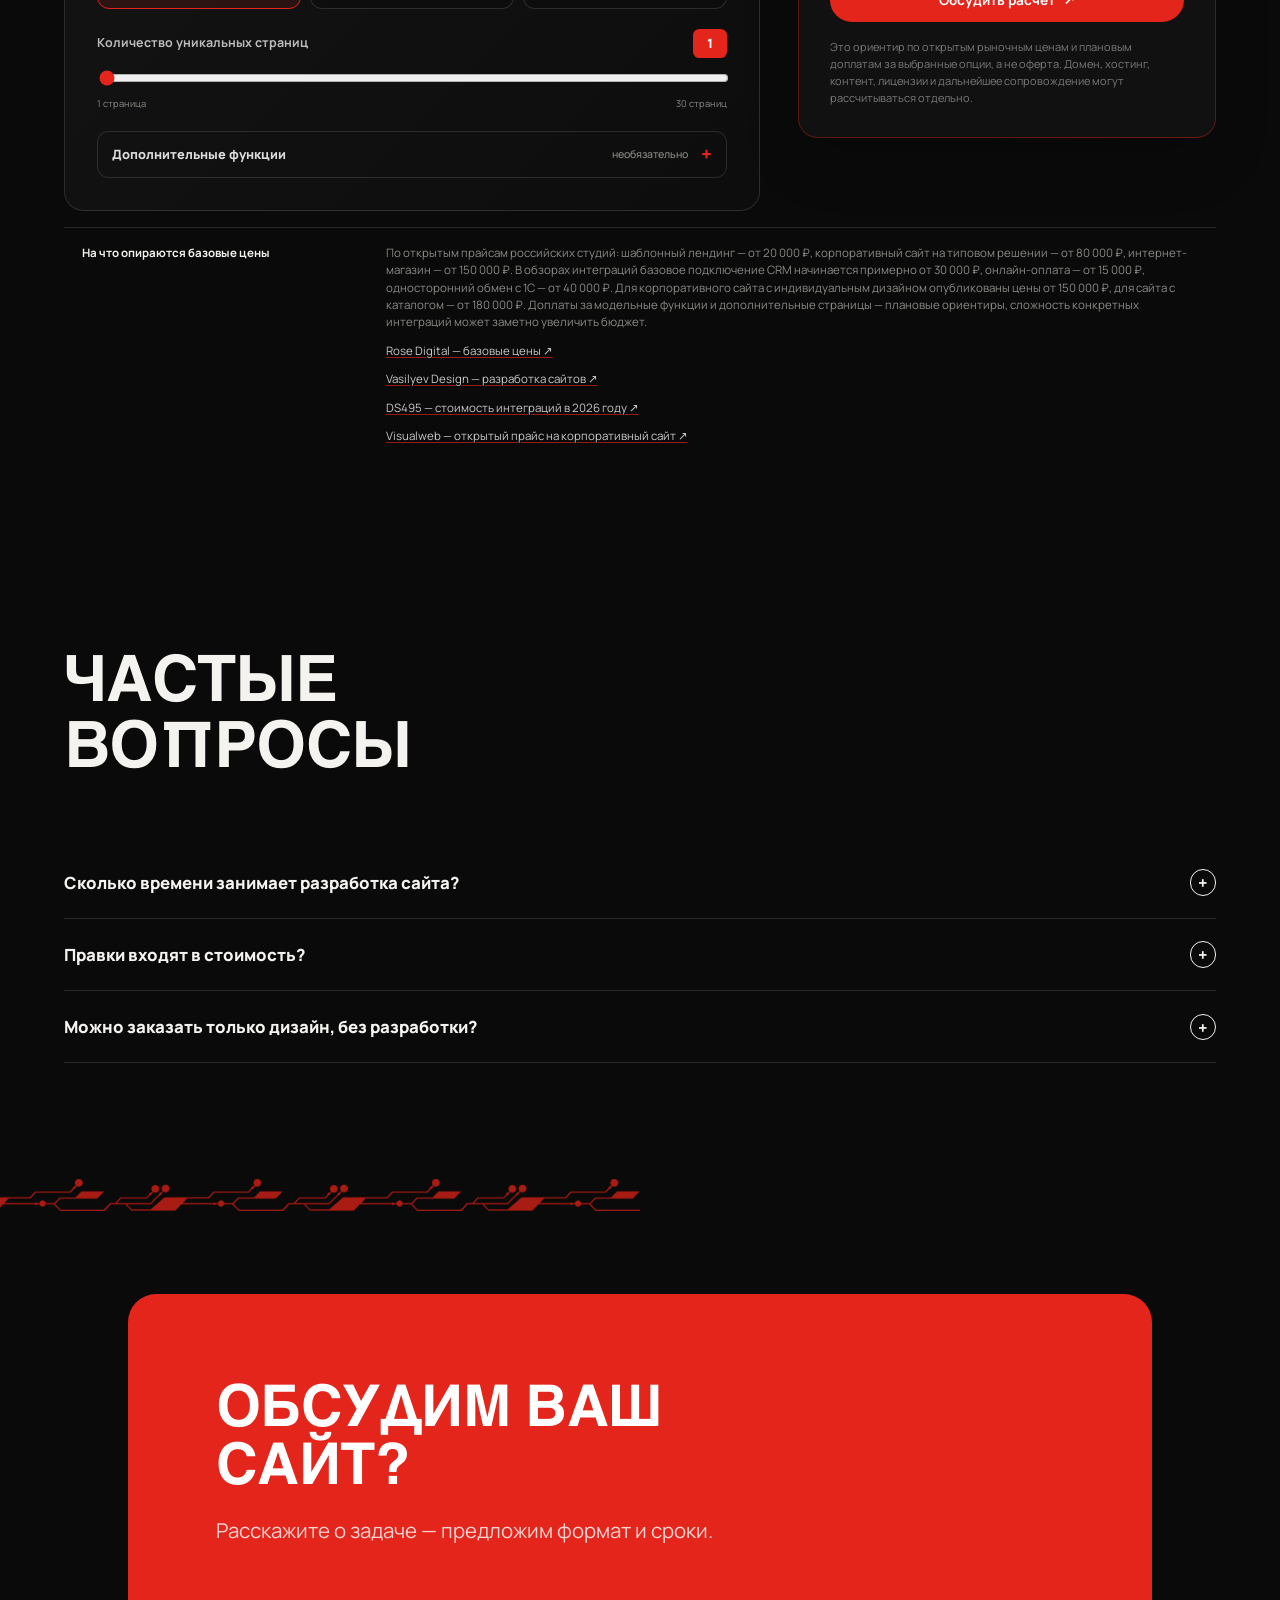
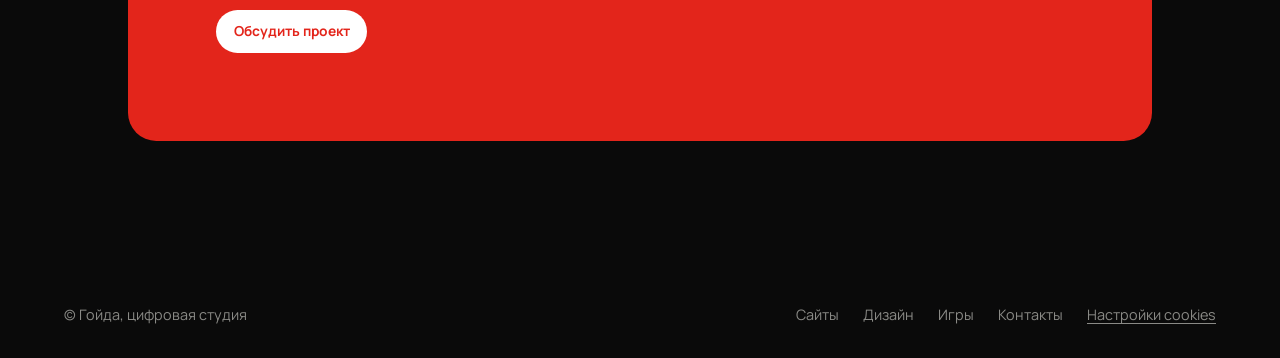
<file: services/web.html>
<!DOCTYPE html>
<html lang="ru">
<head>
<meta charset="UTF-8">
<meta name="viewport" content="width=device-width, initial-scale=1">
<title>Сайты — дизайн и разработка | Гойда</title>
<meta name="description" content="Разработка сайтов любой сложности: от промостраниц до интернет-магазинов. Понятная коммуникация, исходники и предварительный калькулятор стоимости.">
<link rel="stylesheet" href="../style.css?v=20261019-theme-light">
</head>
<body>
  <script>(function(){try{if(localStorage.getItem('goida_theme')==='light')document.body.classList.add('theme-light')}catch(_){}})();</script>

<div data-site-header></div>

<section class="page-hero wrap">
  <div class="breadcrumb"><a href="../index.html">Гойда</a> / <a href="../index.html#services">Услуги</a> / Сайты</div>
  <span class="eyebrow-num">01 — Сайты</span>
  <h1 class="reveal"><span class="headline-word" style="--i:0">Сайт,</span> <span class="headline-word" style="--i:1">который</span> <span class="headline-word" style="--i:2">работает</span> <span class="headline-word" style="--i:3">на</span> <span class="headline-word" style="--i:4">ваш</span> <span class="headline-word" style="--i:5">бизнес.</span></h1>
  <p class="lede mt-lg" style="max-width:56ch;">Красивый сайт — это инструмент бизнеса, а не просто картинка. Мы проектируем структуру и UX до того, как рисуем интерфейс.</p>
  <a href="#contact-block" class="btn btn-primary mt-lg">Обсудить сайт</a>
</section>

<section class="wrap web-team-section" aria-labelledby="web-team-title">
  <div class="web-team-intro">
    <div class="web-team-intro-meta">
      <span class="eyebrow-num">Разработка / от идеи до запуска</span>
      <span class="web-team-stamp" aria-hidden="true">01<span>— 04</span></span>
      <span class="web-team-meta-note">Команда · процесс · результат</span>
    </div>
    <div class="web-team-intro-copy">
      <h2 class="section-title" id="web-team-title">Разработаем сайт для любых целей и любой сложности.</h2>
      <p class="lede">В нашей команде — дипломированные разработчики с реальным коммерческим опытом и горящими глазами. Мы вникаем в задачу, предлагаем понятные решения и делаем продукт, который удобно развивать дальше.</p>
    </div>
  </div>
  <div class="web-principles-heading">
    <span class="design-works-kicker">Коммуникация / 01—03</span>
    <h2 class="section-title">3 причины работать с нами</h2>
  </div>
  <div class="web-principles-grid">
    <article class="web-principle-card">
      <span class="web-principle-index"><b>01</b><i>/ Диалог</i></span>
      <h3>Говорим на вашем языке</h3>
      <p>Объясняем решения без лишнего IT-жаргона. Вы понимаете, что и зачем мы делаем, на каждом этапе.</p>
    </article>
    <article class="web-principle-card">
      <span class="web-principle-index"><b>02</b><i>/ Передача</i></span>
      <h3>Оставляем всё нужное для работы</h3>
      <p>После разработки передаём понятную инструкцию и исходники, чтобы вы могли пользоваться сайтом и развивать его дальше.</p>
    </article>
    <article class="web-principle-card web-principle-referral">
      <span class="web-principle-index"><b>03</b><i>/ Рекомендации</i></span>
      <h3>Рекомендуйте нас и получайте 10%</h3>
      <p>Если по вашей рекомендации к нам приходит клиент, вы можете получить вознаграждение за завершённый проект.</p>
    </article>
  </div>
  <aside class="referral-program" aria-labelledby="referral-title">
    <div class="referral-program-mark" aria-hidden="true">10<span>%</span></div>
    <div class="referral-program-copy">
      <span class="design-works-kicker">Реферальная программа</span>
      <h3 id="referral-title">Знакомите нас с клиентом — получаете 10% от его оплаты.</h3>
      <p>Процент рассчитывается от суммы, которую клиент фактически заплатил за заказ. Вознаграждение выплачивается только после того, как заказ официально оформлен, работа выполнена, а оплата от клиента получена. До завершения этих условий выплата не производится.</p>
    </div>
    <a class="btn btn-primary referral-cta" href="../index.html#contact">Обсудить рекомендацию <span aria-hidden="true">↗</span></a>
  </aside>
</section>

<!-- WEB FOCUS -->
  <section>
    <div class="focus reveal">
      <span class="eyebrow-num">Главное направление · сайты</span>
      <h2 class="focus-business-title">Сайт должен быть эстетичным и практичным</h2>
      <p class="lede focus-intro" style="color:#5a5a54; margin-top:1rem;">Собираем структуру, визуальный язык и сценарии
        пользователя в одну систему. Наведите на этап — карточка подскажет, что именно мы делаем и зачем.</p>
      <div class="focus-stage-visual" aria-hidden="true"><img class="focus-stage-visual-img" src="../img/icons/web-research.svg" alt=""></div><div class="focus-steps interactive">
        <div class="focus-step interactive is-active" tabindex="0" data-focus-title="Исследование"
          data-focus-copy="Задача бизнеса, аудитория, конкуренты и точки роста — до любого визуального решения."
          data-icon="../img/icons/web-research.svg">
          <div class="step-icon"><img src="../img/icons/web-research.svg" alt="" decoding="async"></div>
          <b>Исследование</b><span>Понимаем, что должен делать сайт.</span>
        </div>
        <div class="focus-step interactive" tabindex="0" data-focus-title="UX / структура"
          data-focus-copy="Выстраиваем понятный путь пользователя: от первого экрана до действия, которое важно бизнесу."
          data-icon="../img/icons/web-ux.svg">
          <div class="step-icon"><img src="../img/icons/web-ux.svg" alt="" decoding="async"></div>
          <b>UX / структура</b><span>Убираем лишние шаги и трение.</span>
        </div>
        <div class="focus-step interactive" tabindex="0" data-focus-title="UI / адаптив"
          data-focus-copy="Делаем визуальную систему, которая одинаково уверенно работает на широком экране, планшете и телефоне."
          data-icon="../img/icons/web-ui.svg">
          <div class="step-icon"><img src="../img/icons/web-ui.svg" alt="" decoding="async"></div>
          <b>UI / адаптив</b><span>Собираем экран под любое устройство.</span>
        </div>
        <div class="focus-step interactive" tabindex="0" data-focus-title="Разработка / запуск"
          data-focus-copy="Вёрстаем, подключаем анимации, тестируем ключевые сценарии и выводим проект в работу."
          data-icon="../img/icons/web-code.svg">
          <div class="step-icon"><img src="../img/icons/web-code.svg" alt="" decoding="async"></div>
          <b>Разработка / запуск</b><span>Превращаем дизайн в работающий продукт.</span>
        </div>
      </div>
      <div class="focus-detail" aria-live="polite">
        <div><span class="detail-kicker">Активный этап</span><strong>Исследование</strong><span>Задача бизнеса,
            аудитория, конкуренты и точки роста — до любого визуального решения.</span></div>
        <span class="detail-arrow" aria-hidden="true">↗</span>
      </div>
      <a href="#contact-block" class="btn btn-primary mt-lg">Обсудить сайт</a>
    </div>
  </section>

<!-- Портфолио сайтов подключается из components/site-portfolio.html -->
<div id="web-works" data-site-portfolio></div>

<section class="wrap site-calculator-section" id="site-calculator">
  <div class="section-head site-calculator-heading">
    <div>
      <span class="design-works-kicker">Предварительная смета</span>
      <h2 class="section-title">Калькулятор стоимости сайта</h2>
      <p class="lede">Выберите тип проекта, технологию и необходимый функционал. Расчёт покажет ориентир на нижней планке рынка, а не финальное коммерческое предложение.</p>
    </div>
    <span class="design-works-index">ОЦЕНКА / 01</span>
  </div>
  <div class="site-calculator" data-site-calculator>
    <form class="calculator-controls" id="site-calculator-form">
      <label class="calculator-field">
        <span>Тип сайта</span>
        <select name="type" id="calc-type" aria-describedby="calc-type-help">
          <option value="landing">Лендинг / промосайт</option>
          <option value="corporate">Корпоративный сайт</option>
          <option value="catalog">Многостраничный сайт / каталог</option>
          <option value="shop">Интернет-магазин</option>
        </select>
        <small class="calculator-field-help" id="calc-type-help">Одна длинная страница, чтобы рассказать об одном продукте, услуге или собрать заявки.</small>
      </label>
      <label class="calculator-field">
        <span>Технологический стек</span>
        <select name="stack" id="calc-stack">
          <option value="custom">Самописный код</option>
          <option value="cms">Готовая CMS (WordPress / OpenCart)</option>
          <option value="tilda">Tilda / конструктор</option>
        </select>
      </label>
      <label class="calculator-field calculator-field-wide">
        <span>Уровень дизайна</span>
        <div class="calculator-design-options">
          <label><input type="radio" name="design" value="template" checked><span><b>Шаблонный</b><small>Базовая адаптация</small></span></label>
          <label><input type="radio" name="design" value="unique"><span><b>Индивидуальный</b><small>Дизайн под задачу</small></span></label>
          <label><input type="radio" name="design" value="motion"><span><b>С анимацией</b><small>Сложный визуал</small></span></label>
        </div>
      </label>
      <label class="calculator-field calculator-field-wide calc-pages-field">
        <span class="calc-pages-heading">Количество уникальных страниц <output id="calc-pages-output" for="calc-pages">1</output></span>
        <input id="calc-pages" name="pages" type="range" min="1" max="30" value="1" step="1">
        <span class="calc-range-hints"><small>1 страница</small><small>30 страниц</small></span>
      </label>
      <details class="calculator-features calculator-field-wide">
        <summary>Дополнительные функции <span>необязательно</span></summary>
        <div class="calculator-feature-grid">
          <label><input type="checkbox" name="feature" value="admin"><span>Доп. роли и логика админ-панели</span><b>+25 000 ₽</b></label>
          <label><input type="checkbox" name="feature" value="crm"><span>Интеграция с CRM</span><b>+30 000 ₽</b></label>
          <label><input type="checkbox" name="feature" value="payment"><span>Подключение онлайн-оплаты</span><b>+15 000 ₽</b></label>
          <label><input type="checkbox" name="feature" value="delivery"><span>Типовая интеграция 1С / API</span><b>+40 000 ₽</b></label>
          <label><input type="checkbox" name="feature" value="blog"><span>Блог / новости</span><b>+15 000 ₽</b></label>
          <label><input type="checkbox" name="feature" value="multilang"><span>Вторая языковая версия</span><b>+20 000 ₽</b></label>
        </div>
      </details>
    </form>
    <aside class="calculator-result" aria-live="polite" aria-atomic="true">
      <span class="calculator-result-kicker">Предварительный бюджет</span>
      <output class="calculator-total" id="calc-total">20 000 ₽</output>
      <p class="calculator-range" id="calc-range">Ориентир для первого обсуждения проекта</p>
      <div class="calculator-breakdown" id="calc-breakdown"></div>
      <a class="btn btn-primary calculator-cta" href="../index.html#contact">Обсудить расчёт <span aria-hidden="true">↗</span></a>
      <p class="calculator-disclaimer">Это ориентир по открытым рыночным ценам и плановым доплатам за выбранные опции, а не оферта. Домен, хостинг, контент, лицензии и дальнейшее сопровождение могут рассчитываться отдельно.</p>
    </aside>
  </div>
  <div class="calculator-sources">
    <b>На что опираются базовые цены</b>
    <p>По открытым прайсам российских студий: шаблонный лендинг — от 20 000 ₽, корпоративный сайт на типовом решении — от 80 000 ₽, интернет-магазин — от 150 000 ₽. В обзорах интеграций базовое подключение CRM начинается примерно от 30 000 ₽, онлайн-оплата — от 15 000 ₽, односторонний обмен с 1С — от 40 000 ₽. Для корпоративного сайта с индивидуальным дизайном опубликованы цены от 150 000 ₽, для сайта с каталогом — от 180 000 ₽. Доплаты за модельные функции и дополнительные страницы — плановые ориентиры, сложность конкретных интеграций может заметно увеличить бюджет.</p>
    <a href="https://rosedigital.ru/uslugi/srednyaya-tsena-sozdaniya-sayta" target="_blank" rel="noopener noreferrer">Rose Digital — базовые цены ↗</a>
    <a href="https://vasilyev.design/ru/seo/skolko-stoit-sajt" target="_blank" rel="noopener noreferrer">Vasilyev Design — разработка сайтов ↗</a>
    <a href="https://ds495.ru/blog/integracii-crm-oplata-analitika-v-sajt-2026" target="_blank" rel="noopener noreferrer">DS495 — стоимость интеграций в 2026 году ↗</a>
    <a href="https://visualweb.ru/sozdanie-sajta/korporativnyj-sajt/" target="_blank" rel="noopener noreferrer">Visualweb — открытый прайс на корпоративный сайт ↗</a>
  </div>
</section>

<section class="wrap">
  <div class="section-head"><h2 class="section-title">Частые вопросы</h2></div>
  <div class="faq-list">
    <div class="faq-item">
      <div class="q"><span>Сколько времени занимает разработка сайта?</span><span class="plus">+</span></div>
      <div class="a"><p>Зависит от объёма: лендинг обычно готовится быстрее, чем интернет-магазин с каталогом. Точные сроки можно назвать только для конкретного проекта.</p></div>
    </div>
    <div class="faq-item">
      <div class="q"><span>Правки входят в стоимость?</span><span class="plus">+</span></div>
      <div class="a"><p>Объём правок и состав работ заранее согласуем и зафиксируем до начала проекта.</p></div>
    </div>
    <div class="faq-item">
      <div class="q"><span>Можно заказать только дизайн, без разработки?</span><span class="plus">+</span></div>
      <div class="a"><p>Да, обсудим формат сотрудничества индивидуально под вашу задачу.</p></div>
    </div>
  </div>
</section>

<section id="contact-block" class="wrap">
  <div class="cta-block" style="grid-template-columns:1fr;">
    <div>
      <h2>Обсудим ваш сайт?</h2>
      <p class="lede">Расскажите о задаче — предложим формат и сроки.</p>
      <a href="../index.html#contact" class="btn mt-lg" style="background:#fff; color:var(--red);">Обсудить проект</a>
    </div>
  </div>
</section>

<div data-site-footer></div>

<script src="../components.js?v=20261019-theme-light"></script>
<script src="../script.js?v=20261019-theme-light"></script>
<script src="../site-calculator.js"></script>
</body>
</html>
</file>
<file: style.css>
/* ==========================================================================
   ГОЙДА — design system
   черный / белый / красный, крупная типографика, минимум шума
   ========================================================================== */

@import url("https://fonts.googleapis.com/css2?family=Manrope:wght@400;500;600;700;800&display=swap");

@font-face {
  font-family: "ST-Cyberillic";
  src: url("fonts/ST-Cyberillic.otf") format("opentype");
  font-style: normal;
  font-display: swap;
}

:root {
  --black: #0a0a0a;
  --ink: #141414;
  --paper: #f4f3ef;
  --paper-dim: #e7e5df;
  --grey: #8a8a86;
  --grey-line: #2a2a28;
  --grey-line-light: #d8d6cf;
  --red: #e3251b;
  --red-dim: #a81c14;

  --display: "ST-Cyberillic", system-ui, sans-serif;
  --text: "Manrope", system-ui, sans-serif;

  --pad: clamp(1.1rem, 2.4vw, 2.2rem);
  --edge: clamp(1.25rem, 4vw, 4rem);
  --radius: 1.1rem;

  --ease: cubic-bezier(0.16, 0.84, 0.32, 1);
}

* {
  box-sizing: border-box;
}
html {
  scroll-behavior: smooth;
}
@media (prefers-reduced-motion: reduce) {
  html {
    scroll-behavior: auto;
  }
  * {
    animation-duration: 0.001ms !important;
    animation-iteration-count: 1 !important;
    transition-duration: 0.001ms !important;
    scroll-behavior: auto !important;
  }
}

::selection {
  background: rgb(250, 248, 248);
  color: rgb(186, 3, 3); /* цвет текста внутри выделения, можно не менять */
}

/* Для старых версий Firefox (до версии 62) нужен префикс */
::-moz-selection {
  background: rgb(240, 237, 237);
  color: rgb(172, 0, 0);
}

body {
  margin: 0;
  background: var(--black);
  color: var(--paper);
  font-family: var(--text);
  font-size: 16px;
  line-height: 1.5;
  -webkit-font-smoothing: antialiased;
  overflow-x: hidden;
}

body.theme-light {
  background: var(--paper);
  color: var(--black);
}

img,
video {
  max-width: 100%;
  display: block;
}
a {
  color: inherit;
  text-decoration: none;
}
button {
  font-family: inherit;
  cursor: pointer;
}
ul {
  margin: 0;
  padding: 0;
  list-style: none;
}

.wrap {
  padding-left: var(--edge);
  padding-right: var(--edge);
}

h1,
h2,
h3,
h4 {
  font-family: var(--text);
  font-weight: normal;
  line-height: 1.02;
  letter-spacing: -0.01em;
  margin: 0;
}

h1,
h2.section-title,
.focus h2,
.games-teaser h2,
.cta-block h2 {
  font-family: var(--display);
}

h2.section-title {
  font-size: clamp(2.1rem, 5vw, 4.2rem);
  max-width: 16ch;
}

p {
  margin: 0;
}
.lede {
  font-size: clamp(1.05rem, 1.6vw, 1.3rem);
  color: var(--grey);
  max-width: 46ch;
  line-height: 1.5;
}

.eyebrow-num {
  font-family: var(--text);
  font-size: 0.85rem;
  color: var(--red);
  font-weight: 800;
}

/* ---------- buttons ---------- */
.btn {
  display: inline-flex;
  align-items: center;
  gap: 0.6em;
  padding: 0.95em 1.6em;
  border-radius: 100px;
  font-family: var(--text);
  font-weight: 700;
  font-size: 0.98rem;
  border: 1px solid transparent;
  white-space: nowrap;
  transition:
    transform 0.35s var(--ease),
    background 0.3s,
    color 0.3s,
    border-color 0.3s;
}
.btn:active {
  transform: scale(0.96);
}
.btn-primary {
  background: var(--red);
  color: #fff;
}
.btn-primary:hover {
  background: #fff;
  color: var(--black);
}
.btn-ghost {
  border-color: currentColor;
}
.btn-ghost:hover {
  background: white;
}
body:not(.theme-light) .btn-ghost {
  color: var(--paper);
}
body:not(.theme-light) .btn-ghost:hover {
  color: var(--black);
}
body.theme-light .btn-ghost {
  color: var(--black);
}
body.theme-light .btn-ghost:hover {
  color: var(--paper);
}

/* ---------- header ---------- */
.site-header {
  position: fixed;
  top: 0;
  left: 0;
  right: 0;
  z-index: 500;
  display: flex;
  align-items: center;
  justify-content: space-between;
  padding: 1.3rem var(--edge);
  transition:
    padding 0.4s var(--ease),
    background 0.4s var(--ease),
    backdrop-filter 0.4s;
}
.site-header.is-scrolled {
  padding-top: 0.8rem;
  padding-bottom: 0.8rem;
  background: rgba(10, 10, 10, 0.72);
  backdrop-filter: blur(14px);
  border-bottom: 1px solid rgba(255, 255, 255, 0.08);
}
body.theme-light .site-header.is-scrolled {
  background: rgba(244, 243, 239, 0.78);
  border-bottom: 1px solid rgba(0, 0, 0, 0.08);
}

.logo {
  display: flex;
  align-items: center;
  flex-shrink: 0;
}

.logo img {
  display: block;
  height: 72px; /* регулируйте под свой логотип */
  width: auto;
  max-height: 100%;
}
.logo span {
  color: var(--red);
}
.main-nav {
  display: flex;
  align-items: center;
  gap: 2.4rem;
}
.main-nav ul {
  display: flex;
  gap: 2.1rem;
}
.main-nav a {
  font-weight: 600;
  font-size: 0.95rem;
  position: relative;
  padding-bottom: 2px;
}
.main-nav a::after {
  content: "";
  position: absolute;
  left: 0;
  bottom: -2px;
  width: 0;
  height: 2px;
  background: var(--red);
  transition: width 0.3s var(--ease);
}
.main-nav a:hover::after {
  width: 100%;
}
.burger {
  display: none;
  width: 44px;
  height: 44px;
  border-radius: 50%;
  border: 1px solid currentColor;
  align-items: center;
  justify-content: center;
  position: relative;
  background: none;
}
.burger span,
.burger span::before,
.burger span::after {
  content: "";
  position: absolute;
  width: 18px;
  height: 2px;
  background: white;
  transition:
    transform 0.3s,
    opacity 0.3s;
}
.burger span::before {
  transform: translateY(-6px);
}
.burger span::after {
  transform: translateY(6px);
}
.burger.open span {
  background: transparent;
}
.burger.open span::before {
  transform: rotate(45deg);
}
.burger.open span::after {
  transform: rotate(-45deg);
}

.mobile-menu {
  position: fixed;
  inset: 0;
  z-index: 480;
  background: var(--black);
  color: var(--paper);
  display: flex;
  flex-direction: column;
  justify-content: center;
  padding: var(--edge);
  transform: translateY(-100%);
  transition: transform 0.55s var(--ease);
}
.mobile-menu.open {
  transform: translateY(0);
}
.mobile-menu ul {
  display: flex;
  flex-direction: column;
  gap: 1.1rem;
  margin-bottom: 2.5rem;
}

@media (max-width: 860px) {
  .main-nav ul {
    display: none;
  }
  .burger {
    display: flex;
  }
}

/* ---------- ornamental section dividers ---------- */
section {
  position: relative;
}

section + section::before,
section + section::after,
footer::before,
footer::after {
  content: "";
  position: absolute;
  z-index: 0;
  height: clamp(2.35rem, 3.8vw, 3.8rem);
  width: 52%;
  max-width: 52%;
  background-image: url("img/ornament.webp");
  background-repeat: no-repeat;
  background-size: 100% 100%;
  background-position: center;
  pointer-events: none;
}

section + section::before,
footer::before {
  left: 0;
  top: 0;
}

section + section::after,
footer::after {
  right: 0;
  top: 1rem;
  transform: scaleX(-1);
  transform-origin: center;
}

section + section > *,
footer > * {
  position: relative;
  z-index: 1;
}

/* ---------- hero ---------- */
/* hero – теперь сетка */
.hero {
  min-height: 100svh;
  display: flex;
  flex-direction: column;
  justify-content: flex-end;
  padding-top: 8rem;
  padding-bottom: 3rem;
  position: relative;
}

.hero-grid {
  display: grid;
  grid-template-columns: 1fr 1fr;
  gap: 3rem;
  align-items: center; /* выравниваем по вертикали по центру */
  width: 100%;
}

/* левая колонка */
.hero-left {
  display: flex;
  flex-direction: column;
  gap: 1.5rem; /* отступы между элементами */
}

.hero-top {
  display: flex;
  justify-content: space-between;
  align-items: flex-start;
  gap: 2rem;
  padding-bottom: 0; /* убираем лишний отступ */
}

.hero-kicker {
  font-size: 0.95rem;
  color: var(--grey);
  max-width: 30ch;
  margin: 0;
}

.hero h1 {
  font-size: clamp(2.6rem, 7vw, 9rem);
  max-width: 15ch;
  margin: 0;
}

.hero-sub {
  display: flex;
  justify-content: space-between;
  align-items: flex-end;
  gap: 2rem;
  flex-wrap: wrap;
}

.hero-sub p {
  max-width: 34ch;
  color: var(--grey);
  font-size: 1.05rem;
}

.hero-ctas {
  display: flex;
  gap: 1rem;
  flex-wrap: wrap;
}

/* правая колонка – кот */
.hero-right {
  display: flex;
  justify-content: center;
  align-items: center;
}

.mascot {
  position: relative;
  width: 100%;
  max-width: 400px; /* можно регулировать */
  aspect-ratio: 1/1;
  cursor: pointer;
  flex-shrink: 0;
}

.mascot img {
  position: absolute;
  inset: 0;
  width: 100%;
  height: 100%;
  object-fit: contain;
  backface-visibility: hidden;
  transform: translateZ(0);
}

.mascot .mascot-closed,
.mascot .mascot-open {
  will-change: opacity;
}

.mascot .mascot-open {
  opacity: 0;
}

.mascot.talk .mascot-closed {
  opacity: 0;
}

.mascot.talk .mascot-open {
  opacity: 1;
}

/* адаптив для мобильных */
@media (max-width: 860px) {
  .hero-grid {
    grid-template-columns: 1fr;
    gap: 2rem;
  }

  .hero-right {
    order: -1; /* кот сверху */
    justify-content: center;
  }

  .mascot {
    max-width: 180px; /* поменьше на телефонах */
  }

  .hero-top {
    flex-direction: column;
    align-items: flex-start;
  }
}

/* ---------- sections ---------- */
section {
  padding: clamp(4rem, 9vw, 7.5rem) 0;
}
.section-head {
  display: flex;
  justify-content: space-between;
  align-items: flex-end;
  gap: 2rem;
  margin-bottom: clamp(2.4rem, 5vw, 4rem);
  flex-wrap: wrap;
}
.rule {
  height: 1px;
  background: var(--grey-line);
  border: 0;
  margin: 0;
}
body.theme-light .rule {
  background: var(--grey-line-light);
}

/* about */
.about-grid {
  display: grid;
  grid-template-columns: 1.1fr 0.9fr;
  gap: clamp(2rem, 5vw, 5rem);
  align-items: start;
}
.about-grid p.lede {
  max-width: none;
  font-size: clamp(2.3rem, 2.6vw, 2.9rem);
  color: var(--paper);
  font-family: var(--display);
  font-weight: 700;
  line-height: 1.25;
}
body.theme-light .about-grid p.lede {
  color: var(--black);
}

.home-about-copy p.lede {
  font-family: var(--text);
  font-weight: 500;
  font-size: clamp(1.08rem, 1.75vw, 1.34rem);
  line-height: 1.58;
  color: var(--paper);
}
body.theme-light .home-about-copy p.lede {
  color: var(--black);
}

.game-page .about-grid .game-about-description {
  font-family: var(--text);
  font-weight: 400;
  font-size: 1.5rem;
  line-height: 1.65;
  color: var(--paper);
}
body.theme-light .game-page .game-about-description {
  color: var(--black);
}
.about-facts {
  display: flex;
  flex-direction: column;
  gap: 1.6rem;
}
.about-fact b {
  display: block;
  font-family: var(--text);
  font-size: 1.6rem;
  color: var(--red);
  margin-bottom: 0.2rem;
}
.about-fact span {
  color: var(--grey);
  font-size: 0.95rem;
}
@media (max-width: 860px) {
  .about-grid {
    grid-template-columns: 1fr;
  }
}

/* services */
.services {
  position: relative;
}
.service-row {
  display: grid;
  grid-template-columns: 64px minmax(0, 1fr) auto;
  align-items: center;
  gap: 1.25rem;
  padding: 2rem 0;
  border-bottom: 1px solid var(--grey-line);
  cursor: pointer;
  position: relative;
  overflow: hidden;
}
body.theme-light .service-row {
  border-color: var(--grey-line-light);
}
.service-row .eyebrow-num {
  font-size: clamp(1.2rem, 2vw, 1.55rem);
  line-height: 1;
  letter-spacing: -0.04em;
  opacity: 0.8;
}
.service-main {
  min-width: 0;
}
.service-row h3 {
  font-size: clamp(1.6rem, 3.4vw, 2.6rem);
  line-height: 1;
  margin: 0;
  transition:
    transform 0.4s var(--ease),
    color 0.3s;
}
.service-row p {
  color: var(--grey);
  font-size: 0.98rem;
  max-width: 55ch;
  margin: 0.7rem 0 0;
}
.service-row .arrow {
  justify-self: end;
  font-size: clamp(2rem, 4vw, 3.2rem);
  line-height: 0.8;
  transition: transform 0.4s var(--ease);
  transform-origin: center;
}
.service-row:hover h3 {
  color: var(--red);
  transform: translateX(0.4rem);
}
.service-row:hover .arrow {
  transform: translateX(0.55rem) rotate(45deg);
}
@media (max-width: 760px) {
  .service-row {
    grid-template-columns: 42px minmax(0, 1fr) auto;
    gap: 0.85rem;
    padding: 1.5rem 0;
  }
  .service-row .eyebrow-num {
    font-size: 1rem;
    align-self: start;
    padding-top: 0.2rem;
  }
  .service-row h3 {
    font-size: clamp(1.45rem, 7vw, 2rem);
  }
  .service-row p {
    font-size: 0.88rem;
    margin-top: 0.5rem;
  }
  .service-row .arrow {
    display: block;
    font-size: 2rem;
  }
}

/* focus (web) block */
.focus {
  background: var(--paper);
  color: var(--black);
  border-radius: calc(var(--radius) * 1.6);
  margin: 0 var(--edge);
  padding: clamp(2.5rem, 6vw, 5rem);
  width: calc(100% - var(--edge) * 2);
}
.focus h2 {
  font-size: clamp(2rem, 4.6vw, 3.6rem);
  max-width: 20ch;
}
.focus-steps {
  display: grid;
  grid-template-columns: repeat(4, 1fr);
  gap: 1.5rem;
  margin-top: 3rem;
}
.focus-step {
  border-top: 2px solid var(--black);
  padding-top: 1rem;
}
.focus-step b {
  font-family: var(--text);
  font-weight: 800;
  display: block;
  margin-bottom: 0.4rem;
}
.focus-step span {
  font-size: 0.9rem;
  color: #5a5a54;
}
@media (max-width: 860px) {
  .focus-steps {
    grid-template-columns: repeat(2, 1fr);
  }
}
.focus-tags {
  display: flex;
  flex-wrap: wrap;
  gap: 0.6rem;
  margin-top: 2rem;
}
.focus-tags span {
  border: 1px solid #00000030;
  border-radius: 100px;
  padding: 0.4em 1em;
  font-size: 0.85rem;
}

/* works / cases */
.works-scroller {
  display: flex;
  gap: 1.5rem;
  overflow-x: auto;
  scroll-snap-type: x mandatory;
  padding-bottom: 1rem;
}
.works-scroller::-webkit-scrollbar {
  height: 4px;
}
.works-scroller::-webkit-scrollbar-thumb {
  background: var(--grey-line);
}
.work-card {
  scroll-snap-align: start;
  flex: 0 0 min(78vw, 460px);
  border-radius: var(--radius);
  overflow: hidden;
  position: relative;
  background: var(--ink);
  aspect-ratio: 4/5;
  display: flex;
  flex-direction: column;
  justify-content: flex-end;
  padding: 1.6rem;
}
.work-card .tag {
  position: absolute;
  top: 1.4rem;
  left: 1.4rem;
  font-size: 0.8rem;
  background: #ffffff1a;
  backdrop-filter: blur(6px);
  padding: 0.4em 0.9em;
  border-radius: 100px;
}
.work-card h3 {
  font-size: 1.5rem;
  margin-bottom: 0.3rem;
}
.work-card p {
  color: var(--grey);
  font-size: 0.9rem;
}
.work-card .num {
  position: absolute;
  top: 1.4rem;
  right: 1.4rem;
  font-family: var(--text);
  font-weight: 800;
  color: #ffffff40;
  font-size: 1.4rem;
}
.work-card.placeholder {
  display: flex;
  align-items: center;
  justify-content: center;
  text-align: center;
  color: var(--grey);
  padding: 2rem;
}
.work-card.placeholder p {
  max-width: 26ch;
}

/* why */
.why-grid {
  display: grid;
  grid-template-columns: repeat(3, 1fr);
  gap: 1px;
  background: var(--grey-line);
  border: 1px solid var(--grey-line);
  border-radius: var(--radius);
  overflow: hidden;
}
body.theme-light .why-grid {
  background: var(--grey-line-light);
  border-color: var(--grey-line-light);
}
.why-item {
  background: var(--black);
  padding: 2.2rem;
}
body.theme-light .why-item {
  background: var(--paper);
}
.why-item h4 {
  font-size: 1.25rem;
  margin-bottom: 0.7rem;
}
.why-item p {
  color: var(--grey);
  font-size: 0.95rem;
}
@media (max-width: 860px) {
  .why-grid {
    grid-template-columns: 1fr;
  }
}

/* process timeline */
.process-list {
  display: flex;
  flex-direction: column;
}
.process-item {
  display: grid;
  grid-template-columns: 100px 1fr;
  gap: 2rem;
  padding: 1.6rem 0;
  border-bottom: 1px solid var(--grey-line);
}
body.theme-light .process-item {
  border-color: var(--grey-line-light);
}
.process-item .eyebrow-num {
  font-size: 1.3rem;
}
.process-item h4 {
  font-size: 1.3rem;
  margin-bottom: 0.3rem;
}
.process-item p {
  color: var(--grey);
  font-size: 0.95rem;
  max-width: 52ch;
}

/* games teaser */
.games-teaser {
  background: linear-gradient(180deg, var(--black), #1a0605 60%, var(--black));
  position: relative;
  overflow: hidden;
}
.games-teaser .wrap {
  position: relative;
  z-index: 2;
}
.games-teaser-grid {
  display: grid;
  grid-template-columns: 1fr 1fr;
  gap: 3rem;
  align-items: center;
}
.games-teaser h2 {
  font-size: clamp(2rem, 4.6vw, 3.4rem);
}
.game-frame {
  border-radius: var(--radius);
  overflow: hidden;
  aspect-ratio: 16/10;
  background: #000;
  position: relative;
}
.game-frame img {
  width: 100%;
  height: 100%;
  object-fit: cover;
}
.game-frame .cap {
  position: absolute;
  bottom: 0;
  left: 0;
  right: 0;
  padding: 1.2rem;
  background: linear-gradient(0deg, #000d, transparent);
  font-size: 0.9rem;
}
@media (max-width: 860px) {
  .games-teaser-grid {
    grid-template-columns: 1fr;
  }
}

/* CTA block */
.cta-block {
  background: var(--red);
  color: #fff;
  border-radius: calc(var(--radius) * 1.6);
  margin: 0 var(--edge);
  padding: clamp(2.5rem, 7vw, 5.5rem);
  width: calc(100% - var(--edge) * 2);
  display: grid;
  grid-template-columns: 1.1fr 0.9fr;
  gap: 3rem;
}
.cta-block h2 {
  font-size: clamp(2rem, 5vw, 3.6rem);
  color: #fff;
  max-width: 16ch;
}
.cta-block .lede {
  color: #ffffffcc;
  margin-top: 1rem;
}
@media (max-width: 860px) {
  .cta-block {
    grid-template-columns: 1fr;
  }
}

.form-field {
  margin-bottom: 1.1rem;
}
.form-field label {
  display: block;
  font-size: 0.85rem;
  margin-bottom: 0.4rem;
  color: #ffffffcc;
}
.form-field input,
.form-field textarea,
.form-field select {
  width: 100%;
  background: #ffffff14;
  border: 1px solid #ffffff40;
  border-radius: 0.6rem;
  padding: 0.85em 1em;
  color: #fff;
  font-family: var(--text);
  font-size: 0.98rem;
}
.form-field input::placeholder,
.form-field textarea::placeholder {
  color: #ffffff80;
}
.form-field textarea {
  resize: vertical;
  min-height: 90px;
}
.form-row {
  display: flex;
  gap: 1rem;
}
.form-row .form-field {
  flex: 1;
}
.cta-form .btn-primary {
  background: #fff;
  color: var(--red);
  width: 100%;
  justify-content: center;
}
.cta-form .btn-primary:hover {
  background: var(--black);
  color: #fff;
}

/* footer */
footer {
  position: relative;
  padding: 3rem var(--edge) 2rem;
  display: flex;
  justify-content: space-between;
  align-items: flex-end;
  flex-wrap: wrap;
  gap: 1.5rem;
  color: var(--grey);
  font-size: 0.9rem;
}
footer .foot-links {
  display: flex;
  gap: 1.5rem;
}

/* fade-in on load, orchestrated once */
.reveal {
  opacity: 0;
  transform: translateY(16px);
}
.reveal.in {
  opacity: 1;
  transform: none;
  transition:
    opacity 0.8s var(--ease),
    transform 0.8s var(--ease);
}

/* generic page hero for subpages */
.page-hero {
  padding-top: 9rem;
  padding-bottom: 3rem;
}
.page-hero .eyebrow-num {
  display: block;
  margin-bottom: 1rem;
}
.page-hero h1 {
  font-size: clamp(2.4rem, 7vw, 5.2rem);
  max-width: 18ch;
}
.breadcrumb {
  font-size: 0.85rem;
  color: var(--grey);
  margin-bottom: 1.4rem;
}
.breadcrumb a:hover {
  color: var(--red);
}

/* pricing */
.pricing-grid {
  display: grid;
  grid-template-columns: repeat(3, 1fr);
  gap: 1.2rem;
}
.price-card {
  border: 1px solid var(--grey-line);
  border-radius: var(--radius);
  padding: 2rem;
  display: flex;
  flex-direction: column;
}
body.theme-light .price-card {
  border-color: var(--grey-line-light);
}
.price-card.pop {
  border-color: var(--red);
  position: relative;
}
.price-card.pop::before {
  content: "популярно";
  position: absolute;
  top: -0.8em;
  left: 2rem;
  background: var(--red);
  color: #fff;
  font-size: 0.75rem;
  padding: 0.3em 0.8em;
  border-radius: 100px;
}
.price-card h3 {
  font-size: 1.4rem;
  margin-bottom: 0.5rem;
}
.price-card .price {
  font-family: var(--text);
  font-weight: 800;
  font-size: 2rem;
  margin: 1rem 0;
  color: var(--red);
}
.price-card ul {
  display: flex;
  flex-direction: column;
  gap: 0.6rem;
  margin: 1.2rem 0;
  flex: 1;
}
.price-card li {
  font-size: 0.9rem;
  color: var(--grey);
  padding-left: 1.2em;
  position: relative;
}
.price-card li::before {
  content: "—";
  position: absolute;
  left: 0;
  color: var(--red);
}
@media (max-width: 900px) {
  .pricing-grid {
    grid-template-columns: 1fr;
  }
}

/* faq */
.faq-item {
  border-bottom: 1px solid var(--grey-line);
  padding: 1.4rem 0;
  cursor: pointer;
}
body.theme-light .faq-item {
  border-color: var(--grey-line-light);
}
.faq-item .q {
  display: flex;
  justify-content: space-between;
  align-items: center;
  font-family: var(--text);
  font-weight: 800;
  font-size: 1.05rem;
  gap: 1rem;
}
.faq-item .plus {
  transition: transform 0.3s var(--ease);
  flex-shrink: 0;
}
.faq-item.open .plus {
  transform: rotate(45deg);
}
.faq-item .a {
  max-height: 0;
  overflow: hidden;
  color: var(--grey);
  font-size: 0.95rem;
  transition:
    max-height 0.35s var(--ease),
    padding 0.35s;
}
.faq-item.open .a {
  max-height: 220px;
  padding-top: 0.9rem;
}

/* timeline (game page) */
.timeline {
  position: relative;
  padding-left: 2rem;
}
.timeline::before {
  content: "";
  position: absolute;
  left: 0;
  top: 0;
  bottom: 0;
  width: 1px;
  background: var(--grey-line);
}
.timeline-item {
  position: relative;
  padding-bottom: 2.6rem;
}
.timeline-item::before {
  content: "";
  position: absolute;
  left: -2.05rem;
  top: 0.3rem;
  width: 9px;
  height: 9px;
  border-radius: 50%;
  background: var(--red);
}
.timeline-item b {
  font-family: var(--text);
  font-weight: 800;
  display: block;
  color: var(--red);
  margin-bottom: 0.3rem;
  font-size: 0.95rem;
}
.timeline-item h4 {
  font-size: 1.25rem;
  margin-bottom: 0.4rem;
}
.timeline-item p {
  color: var(--grey);
  font-size: 0.95rem;
  max-width: 52ch;
}

/* team */
.team-grid {
  display: grid;
  grid-template-columns: repeat(auto-fit, minmax(180px, 1fr));
  gap: 1.4rem;
}
.team-card {
  border: 1px solid var(--grey-line);
  border-radius: var(--radius);
  padding: 1.6rem;
}
.team-card .role {
  font-size: 0.8rem;
  color: var(--red);
  margin-bottom: 0.6rem;
}
.team-card h4 {
  font-size: 1.1rem;
}

/* utility */
.mt-lg {
  margin-top: clamp(2rem, 5vw, 4rem);
}
.center {
  text-align: center;
  margin-left: auto;
  margin-right: auto;
}

/* ---------- mascot: subtle floating motion + kik me ---------- */
.mascot {
  animation: mascot-float 4.8s ease-in-out infinite;
  will-change: transform;
}
.mascot-label {
  position: absolute;
  right: -1.2rem;
  top: 50%;
  transform: translate(100%, -50%) rotate(-5deg);
  font-family: var(--text);
  font-size: clamp(0.9rem, 1.5vw, 1.15rem);
  font-weight: 800;
  color: var(--red);
  letter-spacing: 0.02em;
  white-space: nowrap;
  animation: kik-pulse 2.4s ease-in-out infinite;
}
.mascot-label::before {
  content: "";
  position: absolute;
  left: -1rem;
  top: 50%;
  width: 0.7rem;
  height: 0.7rem;
  border-left: 2px solid var(--red);
  border-bottom: 2px solid var(--red);
  transform: translateY(-50%) rotate(45deg);
}
@keyframes mascot-float {
  0%,
  100% {
    transform: translate3d(0, 0, 0) rotate(0deg);
  }
  25% {
    transform: translate3d(0, -7px, 0) rotate(-0.7deg);
  }
  50% {
    transform: translate3d(0, -11px, 0) rotate(0deg);
  }
  75% {
    transform: translate3d(0, -5px, 0) rotate(0.7deg);
  }
}
@keyframes kik-pulse {
  0%,
  100% {
    opacity: 0.72;
    transform: translate(100%, -50%) rotate(-5deg) scale(1);
  }
  50% {
    opacity: 1;
    transform: translate(100%, -50%) rotate(-5deg) scale(1.06);
  }
}
@media (max-width: 900px) {
  .mascot-label {
    right: -0.5rem;
  }
}
@media (prefers-reduced-motion: reduce) {
  .mascot,
  .mascot-label {
    animation: none;
  }
}

/* ---------- hero headline animation ---------- */
.hero h1.reveal,
.page-hero h1.reveal {
  opacity: 1;
  transform: none;
}
.headline-word {
  display: inline-block;
  opacity: 0;
  transform: translateY(1.1em) rotate(3deg);
  filter: blur(5px);
  animation: headline-in 0.8s cubic-bezier(0.2, 0.75, 0.2, 1) forwards;
  animation-delay: calc(var(--i) * 90ms + 120ms);
}
.headline-word em {
  display: inline-block;
  color: var(--red);
  font-style: italic;
}
@keyframes headline-in {
  0% {
    opacity: 0;
    transform: translateY(1.1em) rotate(3deg);
    filter: blur(5px);
  }
  65% {
    opacity: 1;
    transform: translateY(-0.08em) rotate(-0.5deg);
    filter: blur(0);
  }
  100% {
    opacity: 1;
    transform: translateY(0) rotate(0);
    filter: blur(0);
  }
}
@media (prefers-reduced-motion: reduce) {
  .headline-word {
    opacity: 1;
    transform: none;
    filter: none;
    animation: none;
  }
}

/* ---------- home hero background video ---------- */
.hero-video-bg {
  position: fixed;
  inset: 0;
  z-index: -1;
  overflow: hidden;
  pointer-events: none;
  background: var(--black);
}
.hero-video-bg::after {
  content: "";
  position: absolute;
  inset: 0;
  background: rgba(0, 0, 0, 0.48);
}
.hero-video-bg video {
  width: 100%;
  height: 100%;
  object-fit: cover;
  opacity: 0.72;
  filter: contrast(1.08) saturate(0.75);
}
.hero {
  background: transparent;
}
.hero-grid,
.hero-video-bg {
  isolation: isolate;
}
@media (prefers-reduced-motion: reduce) {
  .hero-video-bg video {
    display: none;
  }
}

/* ---------- typography refinement ---------- */
.service-row h3,
.work-card h3,
.why-item h4,
.process-item h4,
.price-card h3,
.faq-item .q,
.focus-step b,
.timeline-item h4,
.team-card h4 {
  font-family: var(--text);
  font-weight: 800;
}
.eyebrow-num,
.work-card .num,
.mascot-label {
  font-family: var(--text);
  font-weight: 800;
}

/* ---------- responsive frame ---------- */
:root {
  --edge: clamp(1rem, 5vw, 5rem);
}
html,
body {
  min-width: 320px;
}
body {
  overflow-wrap: break-word;
}
img,
video {
  height: auto;
}

/* about: compact interactive direction cards */
.about-grid {
  grid-template-columns: minmax(0, 1.05fr) minmax(320px, 0.95fr);
}
.about-facts {
  display: grid;
  grid-template-columns: repeat(2, minmax(0, 1fr));
  gap: 0.8rem;
}
.about-fact {
  position: relative;
  min-height: 175px;
  padding: 1.2rem;
  border: 1px solid var(--grey-line);
  border-radius: 1rem;
  background: linear-gradient(
    145deg,
    rgba(255, 255, 255, 0.045),
    rgba(255, 255, 255, 0)
  );
  overflow: hidden;
  transition:
    transform 0.45s var(--ease),
    border-color 0.35s,
    background 0.35s;
}
.home-page .about-fact:nth-child(1) {
  grid-row: span 2;
  min-height: 365px;
}
.about-fact::after {
  content: "";
  position: absolute;
  width: 9rem;
  height: 9rem;
  right: -3rem;
  bottom: -4rem;
  border-radius: 50%;
  background: rgba(227, 37, 27, 0.12);
  filter: blur(6px);
  transition: transform 0.55s var(--ease);
}
.about-fact:hover {
  transform: translateY(-5px);
  border-color: #ffffff45;
  background: linear-gradient(
    145deg,
    rgba(255, 255, 255, 0.08),
    rgba(255, 255, 255, 0.02)
  );
}
.about-fact:hover::after {
  transform: scale(1.35);
}
.about-fact b {
  font-family: var(--text);
  font-weight: 800;
  font-size: clamp(2rem, 4vw, 4rem);
  line-height: 0.9;
}
.about-fact span {
  display: block;
  max-width: 24ch;
  margin-top: 0.8rem;
  position: relative;
  z-index: 1;
}
.icon-slot {
  width: 3.25rem;
  height: 3.25rem;
  border: 1px dashed currentColor;
  border-radius: 0.8rem;
  display: grid;
  place-items: center;
  color: var(--red);
  margin-bottom: 2.5rem;
  background: rgba(227, 37, 27, 0.05);
}
.icon-slot img {
  width: 1.6rem;
  height: 1.6rem;
  opacity: 0.92;
}

/* focus block: animated stages */
.focus {
  position: relative;
  overflow: hidden;
  box-shadow: 0 2rem 5rem rgba(0, 0, 0, 0.22);
}
.focus::before {
  content: "";
  position: absolute;
  inset: 0;
  pointer-events: none;
  background:
    radial-gradient(
      circle at 85% 18%,
      rgba(227, 37, 27, 0.12),
      transparent 30%
    ),
    radial-gradient(circle at 8% 86%, rgba(0, 0, 0, 0.08), transparent 28%);
}
.focus > * {
  position: relative;
  z-index: 1;
}
.focus-intro {
  max-width: 52ch;
}
.focus-steps.interactive {
  position: relative;
  grid-template-columns: repeat(4, minmax(0, 1fr));
  gap: 0.8rem;
}
.focus-steps.interactive::before {
  content: "";
  position: absolute;
  left: 4%;
  right: 4%;
  top: 3.15rem;
  height: 1px;
  background: #00000020;
}
.focus-step.interactive {
  position: relative;
  z-index: 1;
  min-height: 185px;
  padding: 1.1rem;
  border: 1px solid #00000016;
  border-top: 0;
  border-radius: 1rem;
  background: rgba(255, 255, 255, 0.56);
  transition:
    transform 0.45s var(--ease),
    background 0.35s,
    border-color 0.35s,
    box-shadow 0.35s;
  cursor: pointer;
  outline: none;
}
.focus-step.interactive::after {
  content: "";
  position: absolute;
  left: 1.1rem;
  right: 1.1rem;
  bottom: 1rem;
  height: 3px;
  background: var(--black);
  transform: scaleX(0.15);
  transform-origin: left;
  transition: transform 0.45s var(--ease);
}
.focus-step.interactive:hover,
.focus-step.interactive.is-active,
.focus-step.interactive:focus-visible {
  transform: translateY(-7px);
  background: #fff;
  border-color: #00000026;
  box-shadow: 0 1rem 2.5rem rgba(0, 0, 0, 0.1);
}
.focus-step.interactive:hover::after,
.focus-step.interactive.is-active::after,
.focus-step.interactive:focus-visible::after {
  transform: scaleX(1);
}
.focus-step .step-icon {
  width: 3rem;
  height: 3rem;
  display: grid;
  place-items: center;
  border-radius: 0.8rem;
  border: 1px dashed #00000045;
  color: var(--red);
  margin-bottom: 2.2rem;
  background: #fff;
}
.focus-step .step-icon img {
  width: 1.4rem;
  height: 1.4rem;
}
.focus-step.interactive b {
  font-size: 1rem;
}
.focus-step.interactive span {
  display: block;
  margin-top: 0.35rem;
}

/* works */
.works-scroller {
  scrollbar-width: thin;
}
.ermak-card {
  background: linear-gradient(135deg, #170706 0%, #2c100c 52%, #0a0a0a 100%);
  border: 1px solid #ffffff14;
  transition:
    transform 0.5s var(--ease),
    border-color 0.35s;
}
.ermak-card::before {
  content: "ЕРМАК";
  position: absolute;
  inset: auto -1rem 4.8rem auto;
  font-family: var(--text);
  font-weight: 800;
  font-size: clamp(4rem, 10vw, 8rem);
  color: #ffffff08;
  white-space: nowrap;
  pointer-events: none;
}
.ermak-card:hover {
  transform: translateY(-7px);
  border-color: #e3251b66;
}
.case-mark {
  font-size: 0.78rem;
  letter-spacing: 0.08em;
  text-transform: uppercase;
  color: #ffffff9c;
  margin-bottom: auto;
}
.work-card .case-link {
  margin-top: 0.9rem;
  color: #fff;
  font-weight: 700;
  text-decoration: underline;
  text-underline-offset: 0.25em;
}
.work-card.ermak-card p {
  color: #ffffffa6;
}

/* why chain */
.why-chain-wrap {
  display: grid;
  grid-template-columns: minmax(0, 1.35fr) minmax(280px, 0.65fr);
  gap: 2rem;
  align-items: stretch;
}
.why-chain {
  position: relative;
  display: grid;
  grid-template-columns: repeat(3, minmax(0, 1fr));
  gap: 1rem;
  padding: 1.2rem;
  border: 1px solid var(--grey-line);
  border-radius: 1.3rem;
  background: linear-gradient(145deg, #111, #0a0a0a);
  overflow: visible;
}
.why-chain::before {
  content: "";
  position: absolute;
  left: 12%;
  right: 12%;
  top: 50%;
  height: 1px;
  background: linear-gradient(
    90deg,
    transparent,
    #ffffff28 10%,
    #ffffff28 90%,
    transparent
  );
}
.why-node {
  position: relative;
  z-index: 1;
  min-height: 150px;
  padding: 1.2rem;
  border: 1px solid #ffffff14;
  border-radius: 1rem;
  background: #101010;
  cursor: pointer;
  transition:
    transform 0.45s var(--ease),
    border-color 0.35s,
    background 0.35s,
    box-shadow 0.35s;
  outline: none;
}
.why-node:nth-child(n + 4) {
  margin-top: 2.5rem;
}
.why-node::before {
  content: "";
  position: absolute;
  top: -0.55rem;
  left: 1.3rem;
  width: 0.65rem;
  height: 0.65rem;
  border-radius: 50%;
  background: var(--grey);
  box-shadow: 0 0 0 7px #0a0a0a;
  transition:
    background 0.35s,
    transform 0.35s;
}
.why-node.is-active,
.why-node:hover,
.why-node:focus-visible {
  transform: translateY(-6px);
  border-color: #e3251b55;
  background: linear-gradient(145deg, #18100f, #101010);
  box-shadow: 0 1.3rem 2.5rem #0008;
  z-index: 5;
}
.why-node.is-active::before,
.why-node:hover::before,
.why-node:focus-visible::before {
  background: var(--red);
  transform: scale(1.25);
}
.why-node .node-num {
  display: block;
  font-size: 0.75rem;
  color: var(--red);
  margin-bottom: 2rem;
}
.why-node h4 {
  font-size: 1rem;
  margin-bottom: 0.45rem;
  color: var(--red);
}
.why-node p {
  font-size: 0.86rem;
  color: var(--grey);
}
.why-detail {
  border: 1px solid var(--grey-line);
  border-radius: 1.3rem;
  padding: 1.6rem;
  background: linear-gradient(
    145deg,
    rgba(227, 37, 27, 0.08),
    rgba(255, 255, 255, 0.02)
  );
  display: flex;
  flex-direction: column;
  justify-content: space-between;
  min-height: 100%;
}
.why-detail .detail-kicker {
  color: var(--red);
  font-weight: 800;
  font-size: 0.8rem;
  text-transform: uppercase;
  letter-spacing: 0.08em;
}
.why-detail h3 {
  font-family: var(--text);
  font-weight: 800;
  font-size: clamp(1.4rem, 2.5vw, 2rem);
  max-width: 14ch;
  margin: 1.5rem 0 0.7rem;
}
.why-detail p {
  color: var(--grey);
  max-width: 32ch;
}
.why-detail .detail-arrow {
  font-size: 2rem;
  color: var(--red);
  margin-top: 2rem;
}

/* games card readability */
.work-card.game-card::after {
  content: "";
  position: absolute;
  inset: 0;
  z-index: 0;
  background: linear-gradient(
    180deg,
    rgba(0, 0, 0, 0.04) 28%,
    rgba(0, 0, 0, 0.18) 46%,
    rgba(0, 0, 0, 0.92) 70%
  );
  pointer-events: none;
}
.work-card.game-card > * {
  z-index: 1;
}
.work-card.game-card img {
  position: absolute;
  inset: 0;
  width: 100%;
  height: 100%;
  object-fit: cover;
  z-index: 0;
}
.work-card.game-card h3 {
  color: #fff;
  font-size: 1.5rem;
}
.work-card.game-card p {
  color: #ffffffc7;
  max-width: 46ch;
}

/* service includes */
.service-includes {
  display: grid;
  grid-template-columns: repeat(4, minmax(0, 1fr));
  gap: 0.8rem;
}
.service-includes .include-card {
  position: relative;
  min-height: 180px;
  padding: 1.2rem;
  border: 1px solid var(--grey-line);
  border-radius: 1rem;
  background: linear-gradient(
    145deg,
    rgba(255, 255, 255, 0.03),
    rgba(255, 255, 255, 0)
  );
  transition:
    transform 0.45s var(--ease),
    border-color 0.35s,
    background 0.35s;
  overflow: hidden;
}
.service-includes .include-card:hover {
  transform: translateY(-5px);
  border-color: #ffffff44;
  background: linear-gradient(
    145deg,
    rgba(255, 255, 255, 0.06),
    rgba(255, 255, 255, 0.015)
  );
}
.service-includes .include-card .icon-slot {
  margin-bottom: 1.75rem;
}
.service-includes .include-card b {
  font-size: 1rem;
}
.service-includes .include-card span:not(.icon-slot) {
  display: block;
  color: var(--grey);
  font-size: 0.86rem;
  margin-top: 0.5rem;
}

@media (max-width: 1100px) {
  .hero-grid {
    gap: 2rem;
  }
  .about-grid {
    grid-template-columns: 1fr;
  }
  .about-facts {
    grid-template-columns: repeat(2, minmax(0, 1fr));
  }
  .home-page .about-fact:nth-child(1) {
    grid-row: auto;
    min-height: 175px;
  }
  .focus-steps.interactive {
    grid-template-columns: repeat(2, minmax(0, 1fr));
  }
  .focus-steps.interactive::before {
    display: none;
  }
  .service-includes {
    grid-template-columns: repeat(2, minmax(0, 1fr));
  }
  .why-chain-wrap {
    grid-template-columns: 1fr;
  }
}
@media (max-width: 760px) {
  section {
    padding: clamp(3.2rem, 14vw, 5rem) 0;
  }
  .site-header {
    padding-top: 0.8rem;
    padding-bottom: 0.8rem;
  }
  .logo img {
    height: 56px;
  }
  .hero {
    padding-top: 7rem;
    padding-bottom: 2rem;
  }
  .hero-grid {
    grid-template-columns: 1fr;
    gap: 1.3rem;
  }
  .hero-right {
    order: -1;
  }
  .mascot {
    max-width: 160px;
  }
  .hero h1 {
    font-size: clamp(2.35rem, 12vw, 4rem);
    max-width: 12ch;
  }
  .hero-sub {
    align-items: stretch;
    gap: 1rem;
  }
  .hero-ctas {
    display: grid;
    grid-template-columns: 1fr;
    width: 100%;
  }
  .hero-ctas .btn {
    width: 100%;
    justify-content: center;
  }
  .about-facts {
    grid-template-columns: 1fr;
  }
  .about-fact,
  .about-fact:nth-child(1) {
    min-height: 145px;
  }
  .about-fact:nth-child(1) {
    grid-row: auto;
  }
  .focus {
    margin: 0 var(--edge);
    width: calc(100% - var(--edge) * 2);
    padding: 1.4rem;
    border-radius: 1rem;
  }
  .focus h2 {
    font-size: clamp(2rem, 9vw, 3rem);
  }
  .focus-steps.interactive {
    grid-template-columns: 1fr;
  }
  .focus-step.interactive {
    min-height: 140px;
  }
  .focus-step .step-icon {
    margin-bottom: 1.2rem;
  }
  .focus-tags {
    gap: 0.45rem;
  }
  .focus-tags span {
    font-size: 0.76rem;
  }
  .work-card {
    flex-basis: min(86vw, 390px);
  }
  .work-card p {
    font-size: 0.86rem;
  }
  .why-chain {
    grid-template-columns: 1fr;
    padding: 0.8rem;
  }
  .why-chain::before {
    left: 0.85rem;
    right: auto;
    top: 0.85rem;
    bottom: 0.85rem;
    width: 1px;
    height: auto;
  }
  .why-node:nth-child(n + 4) {
    margin-top: 0;
  }
  .why-node {
    min-height: auto;
    padding: 1rem 1rem 1rem 1.2rem;
  }
  .why-node::before {
    top: 1.1rem;
    left: -0.32rem;
  }
  .why-node .node-num {
    margin-bottom: 0.65rem;
  }
  .why-detail {
    min-height: 220px;
  }
  .service-includes {
    grid-template-columns: 1fr;
  }
  .page-hero {
    padding-top: 7.5rem;
  }
  .page-hero h1 {
    font-size: clamp(2.2rem, 11vw, 4rem);
  }
  .pricing-grid {
    gap: 0.8rem;
  }
  .price-card {
    padding: 1.35rem;
  }
  .form-row {
    flex-direction: column;
    gap: 0;
  }
  footer {
    padding-top: 2rem;
  }
  footer .foot-links {
    gap: 0.8rem 1rem;
    flex-wrap: wrap;
  }
}
@media (max-width: 420px) {
  :root {
    --edge: 1rem;
  }
  .site-header {
    padding-left: 1rem;
    padding-right: 1rem;
  }
  .logo img {
    height: 50px;
  }
  .hero h1 {
    font-size: clamp(2.1rem, 11.6vw, 3.3rem);
  }
  .section-head {
    gap: 1rem;
  }
  h2.section-title {
    font-size: clamp(1.95rem, 10vw, 3rem);
  }
  .service-row {
    grid-template-columns: 34px minmax(0, 1fr) 24px;
  }
  .service-row h3 {
    font-size: 1.4rem;
  }
}

.focus-detail {
  margin-top: 1rem;
  display: flex;
  align-items: center;
  justify-content: space-between;
  gap: 1rem;
  padding: 0.9rem 1rem;
  border: 1px solid #00000012;
  border-radius: 1rem;
  background: #ffffff99;
}
.focus-detail > div {
  display: grid;
  grid-template-columns: auto 1fr;
  gap: 0.2rem 0.8rem;
  align-items: baseline;
  min-width: 0;
}
.focus-detail .detail-kicker {
  grid-column: 1 / -1;
  font-size: 0.72rem;
  text-transform: uppercase;
  letter-spacing: 0.08em;
  font-weight: 800;
  color: var(--red);
}
.focus-detail strong {
  font-family: var(--text);
  font-size: 1rem;
}
.focus-detail > div > span:last-child {
  color: #5a5a54;
  font-size: 0.86rem;
}
.focus-detail .detail-arrow {
  flex-shrink: 0;
  color: var(--red);
  font-size: 1.6rem;
}
@media (max-width: 760px) {
  .focus-detail > div {
    grid-template-columns: 1fr;
    gap: 0.35rem;
  }
  .focus-detail .detail-arrow {
    font-size: 1.2rem;
  }
}

/* ==========================================================================\
   FINAL RESPONSIVE / INTERACTION PASS\
   ========================================================================== */

/* Safe sizing for every responsive child */
.site-header > *,
.hero-grid > *,
.about-grid > *,
.games-teaser-grid > *,
.cta-block > *,
.contact-card > *,
.section-head > * {
  min-width: 0;
}

/* Header / burger: keep the control geometrically centered at every width. */
.burger {
  flex: 0 0 44px;
  width: 44px;
  height: 44px;
  padding: 0;
  box-sizing: border-box;
  overflow: hidden;
}
.burger span,
.burger span::before,
.burger span::after {
  left: 50%;
  top: 50%;
  transform: translate(-50%, -50%);
  width: 18px;
  height: 2px;
  margin: 0;
}
.burger span::before {
  transform: translate(-50%, calc(-50% - 6px));
}
.burger span::after {
  transform: translate(-50%, calc(-50% + 6px));
}
.burger.open span::before {
  transform: translate(-50%, -50%) rotate(45deg);
}
.burger.open span::after {
  transform: translate(-50%, -50%) rotate(-45deg);
}

/* Work rail: leave breathing room above the cards so hover translation never clips. */
.works-scroller {
  margin-top: -0.4rem;
  padding: 0.9rem 0.25rem 1.15rem;
  scroll-padding-inline: 0.25rem;
  overscroll-behavior-x: contain;
  -webkit-overflow-scrolling: touch;
}
.work-card {
  transform: translateZ(0);
  transition:
    transform 0.5s var(--ease),
    border-color 0.35s,
    box-shadow 0.45s var(--ease);
}
.work-card:hover,
.work-card:focus-visible {
  transform: translateY(-7px) translateZ(0);
  box-shadow: 0 1.4rem 3rem rgba(0,0,0,.28);
}
.work-card:focus-visible {
  outline: 2px solid var(--red);
  outline-offset: 4px;
}
.work-card .work-photo {
  position: absolute;
  inset: 0;
  width: 100%;
  height: 100%;
  max-width: none;
  object-fit: cover;
  z-index: 0;
  opacity: .92;
  transition: transform .75s var(--ease), opacity .35s;
}
.work-card::after {
  content: "";
  position: absolute;
  inset: 0;
  z-index: 0;
  pointer-events: none;
  background: linear-gradient(180deg, rgba(8,8,8,.04) 20%, rgba(8,8,8,.34) 48%, rgba(8,8,8,.93) 82%);
}
.work-card:hover .work-photo,
.work-card:focus-visible .work-photo {
  transform: scale(1.045);
  opacity: 1;
}
.work-card > *:not(.work-photo) {
  position: relative;
  z-index: 1;
}
.work-card-copy {
  position: relative;
  z-index: 2;
}
.work-card.placeholder {
  background: linear-gradient(145deg, #141414, #090909);
}
.work-card.placeholder .work-photo {
  opacity: .62;
}
.work-card.placeholder .case-mark {
  color: rgba(255,255,255,.75);
}
.work-card code {
  font-family: var(--text);
  font-size: .86em;
  color: #fff;
}
.works-lede {
  margin-top: .7rem;
}
.works-guide {
  display: inline-flex;
  align-items: center;
  gap: .7rem;
  color: var(--grey);
  font-size: .76rem;
  text-transform: uppercase;
  letter-spacing: .08em;
  white-space: nowrap;
}
.works-guide-line {
  width: 4rem;
  height: 1px;
  background: currentColor;
  opacity: .55;
}
.works-mobile-hint {
  display: none;
}

/* Contact block */
.contact-section {
  position: relative;
}
.contact-card {
  position: relative;
  display: grid;
  grid-template-columns: minmax(0, .88fr) minmax(0, 1.12fr);
  min-height: 620px;
  overflow: hidden;
  margin: 0 var(--edge);
  width: calc(100% - var(--edge) * 2);
  border: 1px solid rgba(255,255,255,.12);
  border-radius: calc(var(--radius) * 1.6);
  background:
    radial-gradient(circle at 82% 18%, rgba(227,37,27,.16), transparent 30%),
    linear-gradient(135deg, #121212 0%, #0b0b0b 52%, #17100f 100%);
  box-shadow: 0 2rem 5rem rgba(0,0,0,.22);
}
.contact-visual {
  position: relative;
  min-height: 620px;
  overflow: hidden;
  background: #151515;
  isolation: isolate;
}
.contact-visual::before {
  content: "";
  position: absolute;
  inset: 8% 12% 9% 12%;
  border: 1px solid rgba(255,255,255,.12);
  border-radius: 46% 54% 52% 48% / 48% 43% 57% 52%;
  transform: rotate(-8deg);
  z-index: 1;
  pointer-events: none;
}
.contact-photo {
  position: absolute;
  inset: 7%;
  width: 86%;
  height: 86%;
  max-width: none;
  object-fit: cover;
  border-radius: 46% 54% 48% 52% / 52% 45% 55% 48%;
  filter: saturate(.72) contrast(1.04);
  opacity: .92;
  transform: rotate(-4deg) scale(1.02);
  transition: transform .8s var(--ease), filter .5s ease;
}
.contact-card:hover .contact-photo {
  transform: rotate(-1deg) scale(1.045);
  filter: saturate(.9) contrast(1.06);
}
.contact-orbit {
  position: absolute;
  width: 13rem;
  height: 13rem;
  border-radius: 50%;
  border: 1px dashed rgba(227,37,27,.42);
  z-index: 1;
  pointer-events: none;
}
.orbit-one {
  top: 9%;
  right: 7%;
  transform: rotate(18deg) scaleX(1.25);
}
.orbit-two {
  bottom: 7%;
  left: 5%;
  width: 10rem;
  height: 10rem;
  border-color: rgba(255,255,255,.14);
  transform: rotate(-24deg) scaleY(.74);
}
.contact-sticker {
  position: absolute;
  right: 7%;
  bottom: 7%;
  z-index: 3;
  width: 7.6rem;
  aspect-ratio: 1;
  display: grid;
  align-content: space-between;
  padding: 1rem;
  background: var(--red);
  color: #fff;
  clip-path: polygon(8% 7%, 92% 0, 100% 86%, 14% 100%, 0 20%);
  transform: rotate(7deg);
  transition: transform .45s var(--ease);
}
.contact-card:hover .contact-sticker {
  transform: rotate(2deg) translateY(-4px);
}
.contact-sticker span {
  font-weight: 800;
  font-size: .78rem;
  line-height: 1.08;
  text-transform: uppercase;
}
.contact-sticker strong {
  justify-self: end;
  font-size: 1.4rem;
}
.contact-copy {
  align-self: center;
  padding: clamp(2rem, 5vw, 5rem);
}
.contact-copy h2 {
  margin-top: 1rem;
  font-family: var(--display);
  font-size: clamp(3.4rem, 7vw, 7rem);
  line-height: .99;
  max-width: 14ch;
}
.contact-copy h2 em {
  color: var(--red);
  font-style: normal;
}
.contact-copy .lede {
  max-width: 45ch;
  margin-top: 1.4rem;
  color: rgba(255,255,255,.7);
}
.contact-links {
  display: grid;
  grid-template-columns: repeat(2, minmax(0,1fr));
  gap: .85rem;
  margin-top: 2rem;
}
.contact-link {
  position: relative;
  display: grid;
  grid-template-columns: auto minmax(0,1fr) auto;
  align-items: center;
  gap: .85rem;
  min-height: 92px;
  padding: .85rem 1rem;
  border: 1px solid rgba(255,255,255,.13);
  border-radius: 1rem;
  background: rgba(255,255,255,.035);
  overflow: hidden;
  transition: transform .42s var(--ease), border-color .35s, background .35s, box-shadow .42s var(--ease);
}
.contact-link::before {
  content: "";
  position: absolute;
  inset: 0;
  background: linear-gradient(135deg, rgba(227,37,27,.16), transparent 58%);
  transform: translateX(-100%);
  transition: transform .55s var(--ease);
}
.contact-link > * { position: relative; z-index: 1; }
.contact-link:hover,
.contact-link:focus-visible {
  transform: translateY(-5px);
  border-color: rgba(227,37,27,.58);
  background: rgba(255,255,255,.06);
  box-shadow: 0 1rem 2rem rgba(0,0,0,.24);
  outline: none;
}
.contact-link:hover::before,
.contact-link:focus-visible::before { transform: translateX(0); }
.contact-link-icon {
  display: grid;
  place-items: center;
  width: 2.8rem;
  height: 2.8rem;
  border: 1px solid rgba(255,255,255,.18);
  border-radius: .8rem;
  color: #fff;
  font-size: .72rem;
  font-weight: 800;
  letter-spacing: .05em;
  background: rgba(255,255,255,.045);
}
.contact-link-vk .contact-link-icon { border-radius: 50%; }
.contact-link-text { min-width: 0; display: grid; gap: .1rem; }
.contact-link-text b { font-size: .98rem; }
.contact-link-text small { color: rgba(255,255,255,.48); font-size: .76rem; overflow: hidden; text-overflow: ellipsis; white-space: nowrap; }
.contact-link-arrow { font-size: 1.25rem; color: var(--red); transition: transform .35s var(--ease); }
.contact-link:hover .contact-link-arrow,
.contact-link:focus-visible .contact-link-arrow { transform: translate(2px,-2px); }
.contact-note {
  display: flex;
  align-items: center;
  gap: .65rem;
  margin-top: 1rem;
  color: rgba(255,255,255,.42);
  font-size: .78rem;
}
.contact-pulse {
  flex: 0 0 .5rem;
  width: .5rem;
  height: .5rem;
  border-radius: 50%;
  background: var(--red);
  box-shadow: 0 0 0 .28rem rgba(227,37,27,.12);
  animation: contact-pulse 2.4s ease-in-out infinite;
}
@keyframes contact-pulse {
  50% { transform: scale(1.25); box-shadow: 0 0 0 .42rem rgba(227,37,27,.05); }
}

/* Cookie consent */
.cookie-banner {
  position: fixed;
  left: max(1rem, var(--edge));
  right: max(1rem, var(--edge));
  bottom: 1rem;
  z-index: 1000;
  display: grid;
  grid-template-columns: minmax(0,1fr) auto;
  gap: 1.25rem 2rem;
  align-items: center;
  padding: 1.15rem 1.25rem 1.15rem 1.35rem;
  border: 1px solid rgba(255,255,255,.13);
  border-radius: 1.1rem;
  background: rgba(12,12,12,.93);
  color: var(--paper);
  backdrop-filter: blur(18px);
  box-shadow: 0 1.5rem 4rem rgba(0,0,0,.35);
  transition: transform .45s var(--ease), opacity .35s ease;
}
.cookie-banner.is-hidden { opacity: 0; transform: translateY(140%); pointer-events: none; }
.cookie-kicker { display: block; color: var(--red); font-size: .69rem; font-weight: 800; letter-spacing: .1em; text-transform: uppercase; }
.cookie-banner h2 { margin-top: .2rem; font-size: 1.05rem; }
.cookie-banner-copy p { margin-top: .25rem; max-width: 72ch; color: rgba(255,255,255,.58); font-size: .8rem; }
.cookie-banner-actions { display: flex; gap: .55rem; align-items: center; }
.cookie-btn { min-height: 42px; padding: .7rem 1rem; border-radius: 999px; border: 1px solid rgba(255,255,255,.16); font: 700 .8rem var(--text); white-space: nowrap; }
.cookie-btn-primary { background: var(--red); color: #fff; border-color: var(--red); }
.cookie-btn-secondary { background: transparent; color: #fff; }
.cookie-close,
.cookie-modal-close { display: grid; place-items: center; border: 0; background: none; color: rgba(255,255,255,.65); font-size: 1.25rem; }
.cookie-close { position: absolute; top: .5rem; right: .65rem; width: 30px; height: 30px; }
.cookie-settings-link { border: 0; background: none; color: inherit; font: inherit; padding: 0; text-decoration: underline; text-underline-offset: .2em; cursor: pointer; }
.cookie-modal[hidden] { display: none; }
.cookie-modal { position: fixed; inset: 0; z-index: 1100; display: grid; place-items: center; padding: 1rem; }
.cookie-modal-backdrop { position: absolute; inset: 0; background: rgba(0,0,0,.7); backdrop-filter: blur(8px); }
.cookie-modal-panel { position: relative; z-index: 1; width: min(680px, 100%); max-height: min(720px, calc(100svh - 2rem)); overflow: auto; padding: clamp(1.5rem, 4vw, 2.4rem); border: 1px solid rgba(255,255,255,.13); border-radius: 1.3rem; background: #111; color: #fff; box-shadow: 0 2rem 5rem rgba(0,0,0,.5); }
.cookie-modal-close { position: absolute; top: .7rem; right: .8rem; width: 40px; height: 40px; }
.cookie-modal-panel h2 { margin-top: .3rem; font-size: clamp(1.8rem, 4vw, 2.5rem); max-width: 14ch; }
.cookie-modal-list { display: grid; gap: .9rem; margin-top: 1.5rem; }
.cookie-modal-list > div { display: grid; gap: .25rem; padding-top: .9rem; border-top: 1px solid rgba(255,255,255,.1); }
.cookie-modal-list b { font-size: .86rem; }
.cookie-modal-list span { color: rgba(255,255,255,.58); font-size: .82rem; }
.cookie-modal-actions { display: flex; justify-content: flex-end; gap: .6rem; margin-top: 1.35rem; }
body.cookie-modal-open { overflow: hidden; }

/* Tablet */
@media (max-width: 1100px) {
  :root { --edge: clamp(1rem, 4vw, 2.5rem); }
  .site-header { gap: 1rem; }
  .logo img { height: 62px; width: auto; }
  .main-nav ul { gap: 1.25rem; }
  .hero h1 { font-size: clamp(3.1rem, 8.4vw, 5.8rem); }
  .contact-card { grid-template-columns: 1fr 1fr; min-height: 560px; }
  .contact-visual { min-height: 560px; }
  .contact-copy { padding: 3rem; }
  .contact-links { grid-template-columns: 1fr; }
}

/* Phone / small tablet */
@media (max-width: 860px) {
  .site-header { padding-left: max(1rem, var(--edge)); padding-right: max(1rem, var(--edge)); }
  .logo img { height: 56px; }
  .hero { padding-top: 7rem; }
  .hero-grid { grid-template-columns: 1fr; }
  .hero-right { order: -1; }
  .hero-sub { align-items: flex-start; }
  .section-head { align-items: flex-start; }
  .works-guide { display: none; }
  .contact-card { grid-template-columns: 1fr; }
  .contact-visual { min-height: min(92vw, 500px); }
  .contact-copy { padding: clamp(1.5rem, 6vw, 3rem); }
  .contact-copy h2 { font-size: clamp(3.4rem, 15vw, 6rem); }
  .contact-links { grid-template-columns: repeat(2, minmax(0,1fr)); }
  .cookie-banner { grid-template-columns: 1fr; gap: .8rem; }
  .cookie-banner-actions { justify-content: flex-start; }
}


@media (min-width: 761px) and (max-width: 1100px) {
  .wrap {
    padding-left: var(--edge);
    padding-right: var(--edge);
  }
  .section-head {
    align-items: flex-start;
  }
  .hero-left {
    min-width: 0;
  }
  .hero-sub p,
  .about-grid p.lede,
  .game-about-description {
    max-width: 58ch;
  }
  .focus {
    margin-left: var(--edge);
    margin-right: var(--edge);
    width: calc(100% - var(--edge) * 2);
  }
  .work-card {
    min-width: min(44vw, 520px);
  }
}

@media (max-width: 760px) {
  .wrap { padding-left: var(--edge); padding-right: var(--edge); }
  .section-head { margin-bottom: 2rem; }
  .works-scroller {
    gap: .8rem;
    padding-left: .1rem;
    padding-right: calc(var(--edge) * .55);
    scroll-padding-left: .1rem;
    margin-right: calc(var(--edge) * -1);
    padding-bottom: .8rem;
  }
  .work-card {
    flex-basis: min(76vw, 360px);
    min-width: min(76vw, 360px);
    aspect-ratio: 4 / 5;
    padding: 1.25rem;
  }
  .works-mobile-hint {
    display: flex;
    align-items: center;
    gap: .6rem;
    width: fit-content;
    margin-top: .55rem;
    color: var(--grey);
    font-size: .75rem;
    text-transform: uppercase;
    letter-spacing: .08em;
  }
  .works-mobile-hint.is-done { opacity: .35; }
  .works-mobile-arrow { font-size: 1.1rem; color: var(--red); animation: works-nudge 1.7s ease-in-out infinite; }
  @keyframes works-nudge { 50% { transform: translateX(5px); } }
  .contact-card { margin: 0; width: 100%; }
  .contact-visual { min-height: min(96vw, 440px); }
  .contact-photo { inset: 8%; width: 84%; height: 84%; }
  .contact-sticker { width: 6.2rem; right: 5%; bottom: 5%; }
  .contact-links { grid-template-columns: 1fr; }
  .contact-link { min-height: 76px; }
  .contact-note { align-items: flex-start; }
  .cookie-banner { left: .75rem; right: .75rem; bottom: .75rem; padding: 1rem; }
  .cookie-banner-actions { display: grid; grid-template-columns: 1fr 1fr; }
  .cookie-btn { width: 100%; }
  footer { align-items: flex-start; }
  footer .foot-links { width: 100%; }
}

@media (max-width: 520px) {
  .btn { max-width: 100%; overflow: hidden; text-overflow: ellipsis; }
  .hero h1 { max-width: 11ch; }
  .hero-ctas { width: 100%; }
  .focus { width: calc(100% - var(--edge) * 2); margin-left: var(--edge); margin-right: var(--edge); padding: 1.25rem; }
  .focus-step.interactive { min-height: 128px; padding: .95rem; }
  .focus-step .step-icon { margin-bottom: 1rem; }
  .work-card { flex-basis: min(82vw, 340px); min-width: min(82vw, 340px); }
  .work-card p { font-size: .82rem; }
  .contact-copy { padding: 1.35rem; }
  .contact-copy h2 { font-size: clamp(3rem, 17vw, 5.2rem); }
  .contact-copy .lede { font-size: .98rem; }
  .contact-link-text b { font-size: .9rem; }
  .contact-link-text small { font-size: .7rem; }
  .cookie-modal { padding: .7rem; }
  .cookie-modal-actions { display: grid; grid-template-columns: 1fr 1fr; }
  .cookie-modal-panel { max-height: calc(100svh - 1.4rem); }
}

@media (max-width: 380px) {
  :root { --edge: .9rem; }
  .site-header { padding-top: .65rem; padding-bottom: .65rem; }
  .logo img { height: 48px; }
  .burger { flex-basis: 42px; width: 42px; height: 42px; }
  .hero { padding-top: 6.4rem; }
  .hero h1 { font-size: clamp(2rem, 11.3vw, 2.9rem); }
  .section-head { gap: .8rem; }
  .works-scroller { margin-right: calc(var(--edge) * -1); }
  .work-card { flex-basis: 84vw; min-width: 84vw; padding: 1.1rem; }
  .contact-visual { min-height: 86vw; }
  .contact-sticker { width: 5.5rem; padding: .8rem; }
  .cookie-banner-actions { grid-template-columns: 1fr; }
}

@media (prefers-reduced-motion: reduce) {
  .works-mobile-arrow,
  .contact-pulse { animation: none; }
  .contact-card:hover .contact-photo,
  .contact-card:hover .contact-sticker,
  .work-card:hover .work-photo { transform: none; }
}


/* --- Fine visual corrections --- */
/* Cyberillic has no uppercase glyphs, so every heading using it stays lowercase. */
h1,
h2.section-title,
.focus h2,
.games-teaser h2,
.cta-block h2,
.contact-copy h2,
.service-page h1,
.game-page h1 {
  text-transform: lowercase;
}

/* Business statement follows the same display-heading treatment as the site's main headings. */
.focus .focus-business-title {
  font-family: var(--display);
  font-weight: normal;
  letter-spacing: -0.01em;
  max-width: 25ch;
  margin-top: 1rem;
}


/* Book-like interactive footnote. */
.footnote-ref {
  display: inline-block;
  margin-left: .18em;
  vertical-align: super;
  font: 700 .58em/1 var(--text);
}
.footnote-ref a {
  display: inline-grid;
  place-items: center;
  width: 1.45em;
  height: 1.45em;
  border: 1px solid currentColor;
  border-radius: 50%;
  text-decoration: none;
  transition: transform .25s var(--ease), background .25s, color .25s;
}
.footnote-ref a:hover,
.footnote-ref a:focus-visible {
  transform: translateY(-2px);
  background: var(--red);
  color: #fff;
  outline: none;
}
.book-footnote {
  position: relative;
  margin-top: 1.15rem;
  width: fit-content;
  max-width: 34rem;
  color: var(--grey);
  font-size: 1.5rem;
}
.book-footnote summary {
  display: inline-flex;
  align-items: center;
  gap: .45rem;
  cursor: pointer;
  list-style: none;
  font: 800 .72rem/1 var(--text);
  letter-spacing: .08em;
  text-transform: uppercase;
  color: var(--paper);
}
.book-footnote summary::-webkit-details-marker { display: none; }
.book-footnote summary span {
  display: inline-grid;
  place-items: center;
  width: 1.55em;
  height: 1.55em;
  border: 1px solid currentColor;
  border-radius: 50%;
}
.book-footnote summary::after {
  content: '＋';
  font-size: 1rem;
  line-height: 1;
  transition: transform .25s var(--ease);
}
.book-footnote[open] summary::after { transform: rotate(45deg); }
.book-footnote p {
  margin-top: .75rem;
  padding: .8rem 0 .1rem 1.9rem;
  border-top: 1px solid var(--grey-line);
  color: var(--grey);
  line-height: 1.55;
}

/* Works hover should never get visually clipped at the top. */
.works-section { overflow: visible; }
.works-scroller {
  overflow-y: visible;
  padding-top: .8rem;
  margin-top: -.8rem;
  padding-bottom: 1.25rem;
}
.work-card {
  overflow: hidden;
  transition: transform .48s var(--ease), border-color .35s, box-shadow .48s var(--ease);
}
.work-card:hover,
.work-card:focus-visible {
  transform: translateY(-8px);
  box-shadow: 0 1.5rem 3rem rgba(0,0,0,.16);
  outline: none;
}

/* Red contact experience. */
.contact-card {
  background:
    radial-gradient(circle at 85% 10%, rgba(255,255,255,.14), transparent 24%),
    linear-gradient(135deg, #b91710 0%, #e3251b 48%, #a30f09 100%);
  border-color: rgba(255,255,255,.24);
  box-shadow: 0 2rem 5rem rgba(111,14,9,.28);
}
.contact-visual {
  background:
    linear-gradient(135deg, rgba(0,0,0,.12), rgba(0,0,0,.28)),
    #9f120c;
}
.contact-visual::before { display: none; }
.contact-visual-label {
  position: absolute;
  left: 2rem;
  top: 1.7rem;
  z-index: 4;
  font: 800 .68rem/1 var(--text);
  letter-spacing: .16em;
  text-transform: uppercase;
  color: rgba(255,255,255,.68);
}
.contact-photo {
  inset: 8% 9% 9% 9%;
  width: 82%;
  height: 83%;
  border-radius: 1.4rem 4rem 1.8rem 3rem;
  transform: rotate(-5deg) scale(1.01);
  border: 1px solid rgba(255,255,255,.2);
  box-shadow: 1rem 1.2rem 0 rgba(74,7,4,.22);
  clip-path: polygon(3% 5%, 94% 0, 100% 89%, 7% 100%, 0 18%);
}
.contact-card:hover .contact-photo { transform: rotate(-1.5deg) scale(1.04); }
.contact-photo-index {
  position: absolute;
  right: 7%;
  top: 13%;
  z-index: 4;
  font: 800 clamp(4rem, 10vw, 7rem)/.8 var(--text);
  color: rgba(255,255,255,.16);
  pointer-events: none;
}
.contact-sticker {
  right: 8%;
  bottom: 6%;
  background: #111;
  box-shadow: .8rem .8rem 0 rgba(255,255,255,.12);
}
.contact-copy { color: #fff; }
.contact-copy .eyebrow-num { color: rgba(255,255,255,.72); }
.contact-copy h2 em { color: #fff; }
.contact-copy .lede { color: rgba(255,255,255,.82); }
.contact-links {
  display: grid;
  grid-template-columns: 1fr;
  gap: .8rem;
}
.contact-link {
  min-height: 104px;
  padding: 1rem 1.1rem 1rem 1.2rem;
  border: 0;
  border-radius: .85rem 2rem .85rem 2rem;
  background: #111;
  box-shadow: .35rem .35rem 0 rgba(74,7,4,.22);
  transform: translate(0,0);
}
.contact-link::before { background: linear-gradient(90deg, rgba(227,37,27,.25), transparent 70%); }
.contact-link:hover,
.contact-link:focus-visible {
  transform: translateY(-5px) rotate(-.7deg);
  border-color: transparent;
  background: #171717;
  box-shadow: .55rem .65rem 0 rgba(74,7,4,.25), 0 1rem 2rem rgba(74,7,4,.2);
}
.contact-link-icon {
  width: 3rem;
  height: 3rem;
  border: 1px solid rgba(255,255,255,.24);
  border-radius: .55rem;
  color: #fff;
}
.contact-link-vk .contact-link-icon { border-radius: .55rem; }
.contact-link-text b { font-size: 1rem; }
.contact-link-text small { color: rgba(255,255,255,.52); }
.contact-link-arrow { color: #fff; }
.contact-link::after {
  content: attr(href);
  position: absolute;
  right: 1rem;
  bottom: .65rem;
  font: 700 .54rem/1 var(--text);
  letter-spacing: .07em;
  color: rgba(255,255,255,.28);
  text-transform: lowercase;
}
.contact-note { color: rgba(255,255,255,.66); }
.contact-pulse { background: #fff; box-shadow: 0 0 0 .28rem rgba(255,255,255,.12); }

@media (max-width: 860px) {
  .contact-visual { min-height: min(92vw, 470px); }
  .contact-photo { inset: 9% 10% 10% 10%; width: 80%; height: 81%; }
  .contact-links { grid-template-columns: repeat(2, minmax(0,1fr)); }
}
@media (max-width: 600px) {
  .contact-links { grid-template-columns: 1fr; }
  .contact-link { min-height: 88px; }
  .contact-photo-index { top: 10%; right: 6%; }
}
@media (max-width: 380px) {
  .contact-visual-label { left: 1.1rem; top: 1.2rem; }
  .contact-sticker { right: 4%; bottom: 4%; width: 5.4rem; }
  .contact-link { padding-right: .8rem; }
}


.home-about-copy {
  color: var(--paper);
}
.home-about-copy > p {
  max-width: none;
  font-family: var(--text);
  font-weight: 500;
  font-size: clamp(1.08rem, 1.75vw, 1.34rem);
  line-height: 1.58;
  color: var(--paper);
}
body.theme-light .home-about-copy,
body.theme-light .home-about-copy > p {
  color: var(--black);
}

section + section::before,
section + section::after,
footer::before,
footer::after {
  width: 39%;
  max-width: none;
  height: clamp(1.55rem, 2.5vw, 2.35rem);
  background-repeat: no-repeat;
  background-size: auto 100%;
  background-color: transparent;
}

section + section::before,
footer::before {
  left: 0;
  top: 0;
  background-position: right center;
}

section + section::after,
footer::after {
  right: 0;
  top: 0.7rem;
  background-position: left center;
  transform: scaleX(-1);
  transform-origin: center;
}

@media (max-width: 760px) {
  section + section::before,
  section + section::after,
  footer::before,
  footer::after {
    width: 34%;
    height: 1.35rem;
  }
  section + section::after,
  footer::after {
    top: 0.5rem;
  }
}

@media (max-width: 420px) {
  section + section::before,
  section + section::after,
  footer::before,
  footer::after {
    width: 31%;
    height: 1.15rem;
  }
  section + section::after,
  footer::after {
    top: 0.42rem;
  }
}

/* --- Alternating single-sided ornamental dividers --- */
body > section + section::before,
body > section + section::after,
body > footer::before,
body > footer::after {
  content: none;
}

body > section + section::before,
body > section + section::after,
body > footer::before,
body > footer::after {
  position: absolute;
  z-index: 0;
  top: 0;
  height: clamp(1.75rem, 2.8vw, 2.7rem);
  width: 50%;
  max-width: 50%;
  background-image: url("img/ornament.webp");
  background-repeat: no-repeat;
  background-color: transparent;
  background-size: auto 100%;
  pointer-events: none;
  transform: none;
}

/* One side per divider; the ornament always reaches the page centre.
   Keep its natural proportions instead of stretching it to the container. */
body > section:nth-of-type(2n)::before,
body > footer::after {
  content: "";
  left: 0;
  right: auto;
  background-position: right center;
}

body > section:nth-of-type(2n+1)::after {
  content: "";
  left: auto;
  right: 0;
  background-position: left center;
}

body > section + section > *,
body > footer > * {
  position: relative;
  z-index: 1;
}

@media (max-width: 760px) {
  body > section + section::before,
  body > section + section::after,
  body > footer::before,
  body > footer::after {
    width: 50%;
    max-width: 50%;
    height: clamp(1.05rem, 4.5vw, 1.55rem);
  }
}

@media (max-width: 420px) {
  body > section + section::before,
  body > section + section::after,
  body > footer::before,
  body > footer::after {
    height: 1rem;
  }
}


/* Keep the footer completely clean. */
footer::before,
footer::after {
  content: none !important;
  display: none !important;
}


body > section::before,
body > section::after {
  content: none !important;
  display: none !important;
}

/* Show the ornament only on every second section transition.
   The visible side alternates: left -> right -> left -> right. */
body > section:nth-of-type(even)::before {
  content: "" !important;
  display: block !important;
  position: absolute;
  z-index: 0;
  top: 0;
  left: 0;
  width: 50%;
  height: clamp(1.65rem, 2.55vw, 2.4rem);
  max-width: 50%;
  background-image: url("img/ornament.webp");
  background-repeat: no-repeat;
  background-position: right center;
  background-size: auto 100%;
  background-color: transparent;
  pointer-events: none;
}

body > section:nth-of-type(4n)::before {
  left: auto;
  right: 0;
  background-position: left center;
  transform: scaleX(-1);
  transform-origin: center;
}

body > section:nth-of-type(even) > * {
  position: relative;
  z-index: 1;
}

@media (max-width: 760px) {
  body > section:nth-of-type(even)::before {
    width: 50%;
    max-width: 50%;
    height: clamp(1.05rem, 4.2vw, 1.45rem);
  }
}

@media (max-width: 420px) {
  body > section:nth-of-type(even)::before {
    height: 0.95rem;
  }
}

/* ============================================================
   РАЗДЕЛ «РАБОТЫ» — карточки проектов
   Фото занимает всю верхнюю часть, текст — снизу на тёмной
   подложке. Никаких пустых зон: высота блока с текстом
   подстраивается под содержимое.
   ============================================================ */

/* Карточка: вертикальный flex, фото сверху, текст снизу */
.works-section .work-card,
.works-section .work-card.placeholder {
  display: flex;
  flex-direction: column;
  justify-content: flex-start;
  align-items: stretch;
  text-align: left;
  padding: 0;
  background: #0c0c0c;
  overflow: hidden;
  color: inherit;
}

/* Фото — растягивается на всё свободное место сверху */
.works-section .work-card .work-photo {
  position: relative !important;
  inset: auto !important;
  width: 100%;
  height: auto;
  flex: 1 1 auto;
  min-height: 0;
  object-fit: cover;
  object-position: center;
  z-index: 0;
  opacity: 1;
  transform: none;
}

/* Убираем глобальный градиент по всей карточке — он больше не нужен */
.works-section .work-card::after {
  display: none;
}

/* Метка (E-commerce · site) — поверх фото, в левом верхнем углу */
.works-section .work-card > .case-mark {
  position: absolute;
  top: 1.3rem;
  left: 1.5rem;
  margin: 0;
  z-index: 3;
}

/* Номер (01) — поверх фото, в правом верхнем углу */
.works-section .work-card .num {
  position: absolute;
  top: 1.2rem;
  right: 1.4rem;
  z-index: 3;
}

/* Текстовый блок — прижат к низу, высота по содержимому */
.works-section .work-card-copy {
  position: relative;
  z-index: 2;
  flex: 0 0 auto;
  padding: 1.3rem 1.5rem 1.5rem;
  background: #0c0c0c;
  border-top: 1px solid rgba(255, 255, 255, 0.08);
  margin: 0;
}

/* Метка внутри текстового блока (у карточек-заглушек) */
.works-section .work-card-copy .case-mark {
  position: static;
  display: block;
  margin: 0 0 0.55rem;
}

.works-section .work-card-copy h3 {
  margin: 0 0 0.35rem;
}

.works-section .work-card-copy p {
  margin: 0;
}

.works-section .work-card-copy .case-link {
  display: inline-block;
  margin-top: 0.75rem;
}

/* Убираем декоративную надпись «ЕРМАК» */
.ermak-card::before {
  content: none !important;
  display: none !important;
}

/* ==========================================================================
   GOYDA redesign pass — responsive polish, interaction layers, accessibility
   ========================================================================== */

/* ST-Cyberillic is always treated as display typography and always upper-case. */
h1,
h2.section-title,
.focus h2,
.games-teaser h2,
.cta-block h2,
.contact-copy h2,
.game-page .cossack-hero h1 {
  font-family: var(--display);
  text-transform: uppercase;
}

/* Keep the display type from creating accidental horizontal overflow. */
h1, h2, h3, h4, p, span, a, button {
  overflow-wrap: anywhere;
}
.btn {
  min-height: 42px;
  padding: .75em 1.2em;
  font-size: clamp(.86rem, 1vw, .96rem);
}

/* Hero fill follows scroll progress through --fill (0..1). */
.hero-statement {
  position: relative;
  isolation: isolate;
  color: #fff;
}
.hero-fill-text {
  display: inline-block;
  color: transparent;
  background-image: linear-gradient(90deg, var(--red) 0%, var(--red) calc(var(--fill, 0) * 100%), #fff calc(var(--fill, 0) * 100%), #fff 100%);
  background-size: 100% 100%;
  background-repeat: no-repeat;
  -webkit-background-clip: text;
  background-clip: text;
}
.hero-fill-text .headline-word {
  animation-name: headline-in;
  color: inherit;
  background: none;
  -webkit-background-clip: initial;
  background-clip: initial;
}
.hero-statement.reveal {
  opacity: 1;
  transform: none;
}

/* Animated semantic accents: grey text becomes red when entering the viewport. */
.accent-word {
  color: var(--grey);
  background-image: linear-gradient(90deg, var(--red), var(--red));
  background-repeat: no-repeat;
  background-size: 0% 100%;
  background-position: 0 100%;
  -webkit-background-clip: text;
  background-clip: text;
  transition: background-size .8s var(--ease), color .8s ease;
}
.accent-word.in-view {
  background-size: 100% 100%;
  color: transparent;
}

/* About cards: desktop grid; compact card stack on mobile. */
.about-fact {
  position: relative;
  border: 1px solid rgba(255,255,255,.08);
  border-radius: 1rem;
  padding: 1rem 1.05rem;
  background: rgba(255,255,255,.025);
  transition: transform .45s var(--ease), border-color .35s, background .35s;
}
.about-fact:hover {
  transform: translateY(-4px);
  border-color: rgba(227,37,27,.35);
  background: rgba(227,37,27,.05);
}
.about-fact b {
  font-size: clamp(1rem, 1.45vw, 1.35rem);
}
.about-fact span {
  display: block;
  line-height: 1.55;
}

/* Service hover photography: long, low-opacity image strip across the row. */
.service-row {
  isolation: isolate;
}
.service-row .service-hover-photo {
  position: absolute;
  inset: 0;
  z-index: -2;
  pointer-events: none;
  background-image: var(--service-image);
  background-size: cover;
  background-position: center 48%;
  opacity: 0;
  transform: scale(1.04);
  filter: grayscale(1) contrast(1.05);
  transition: opacity .55s var(--ease), transform .8s var(--ease);
}
.service-row::after {
  content: "";
  position: absolute;
  inset: 0;
  z-index: -1;
  pointer-events: none;
  background: linear-gradient(
    90deg,
    rgba(10,10,10,.95) 0%,
    rgba(10,10,10,.74) 48%,
    rgba(10,10,10,.86) 100%
  );
  opacity: 0;
  transition: opacity .55s ease;
}
.service-row:hover .service-hover-photo,
.service-row:focus-visible .service-hover-photo,
.service-row:active .service-hover-photo {
  opacity: .28;
  transform: scale(1);
}
.service-row:hover::after,
.service-row:focus-visible::after,
.service-row:active::after {
  opacity: 1;
}
.service-row > *:not(.service-hover-photo) {
  position: relative;
  z-index: 2;
}

/* Focus block stage icon appears in the quiet top-right space. */
.focus {
  position: relative;
  overflow: hidden;
}
.focus-stage-visual {
  position: absolute;
  top: clamp(1.5rem, 4vw, 3rem);
  right: clamp(1.5rem, 5vw, 4rem);
  width: clamp(8rem, 17vw, 15rem);
  aspect-ratio: 1;
  display: grid;
  place-items: center;
  pointer-events: none;
  opacity: 0;
  transform: translateY(-12px) scale(.94);
  transition: opacity .6s var(--ease), transform .6s var(--ease);
}
.focus-stage-visual::before {
  content: "";
  position: absolute;
  inset: 0;
  border-radius: 50%;
  background: radial-gradient(circle, rgba(227,37,27,.16), rgba(227,37,27,0) 67%);
}
.focus-stage-visual-img {
  width: 68%;
  height: 68%;
  object-fit: contain;
  filter: grayscale(1) contrast(.9);
  opacity: .12;
  transition: opacity .45s ease;
}
.focus-stage-visual.is-visible {
  opacity: 1;
  transform: translateY(0) scale(1);
}
.focus-step {
  position: relative;
  z-index: 2;
  border-top-width: 1px;
  padding: 1rem;
  border-radius: .8rem;
  transition: transform .45s var(--ease), background .35s, border-color .35s;
}
.focus-step:hover,
.focus-step.is-active,
.focus-step:focus-visible {
  transform: translateY(-4px);
  background: rgba(0,0,0,.045);
  outline: none;
}
.focus-step .step-icon {
  width: 2.7rem;
  height: 2.7rem;
  display: grid;
  place-items: center;
  margin-bottom: .8rem;
}
.focus-step .step-icon img {
  width: 100%;
  height: 100%;
  object-fit: contain;
  filter: grayscale(1);
  opacity: .78;
}

/* Why Goyda: replace the old circular node marker with swappable vector asset. */
.why-node::before {
  width: 2.1rem;
  height: 2.1rem;
  top: -.6rem;
  left: 1rem;
  border-radius: 0;
  background: url("img/icons/icon.png") center / contain no-repeat;
  box-shadow: none;
  transition: transform .35s var(--ease), filter .35s ease;
}
.why-node.is-active::before,
.why-node:hover::before,
.why-node:focus-visible::before {
  background-color: transparent;
  transform: scale(1.12) rotate(-5deg);
  filter: drop-shadow(0 0 7px rgba(227,37,27,.28));
}
.why-node .node-num {
  margin-bottom: 1.3rem;
}

/* FAQ: smooth grid-row animation instead of fixed max-height. */
.faq-item .a {
  display: grid;
  grid-template-rows: 0fr;
  max-height: none;
  padding-top: 0;
  overflow: hidden;
  transition: grid-template-rows .45s var(--ease), padding .45s var(--ease), opacity .35s ease;
  opacity: .72;
}
.faq-item .a > p {
  min-height: 0;
  overflow: hidden;
}
.faq-item.open .a {
  grid-template-rows: 1fr;
  padding-top: .9rem;
  opacity: 1;
}
.faq-item .plus {
  display: grid;
  place-items: center;
  width: 1.65rem;
  height: 1.65rem;
  border: 1px solid currentColor;
  border-radius: 50%;
}

/* Game page social links. */
.game-social-grid {
  display: grid;
  grid-template-columns: repeat(2, minmax(0, 1fr));
  gap: .8rem;
}
.game-social-card {
  position: relative;
  display: grid;
  grid-template-columns: auto minmax(0,1fr) auto;
  align-items: center;
  gap: 1rem;
  min-height: 92px;
  padding: 1rem 1.1rem;
  border: 1px solid var(--grey-line);
  border-radius: 1rem;
  background: linear-gradient(145deg, rgba(255,255,255,.035), rgba(255,255,255,.01));
  overflow: hidden;
  transition: transform .45s var(--ease), border-color .35s, background .35s, box-shadow .45s var(--ease);
}
.game-social-card::before {
  content: "";
  position: absolute;
  inset: 0;
  background: linear-gradient(110deg, rgba(227,37,27,.18), transparent 58%);
  transform: translateX(-100%);
  transition: transform .55s var(--ease);
}
.game-social-card > * {
  position: relative;
  z-index: 1;
}
.game-social-card:hover,
.game-social-card:focus-visible {
  transform: translateY(-4px);
  border-color: rgba(227,37,27,.55);
  box-shadow: 0 1rem 2.2rem rgba(0,0,0,.22);
  outline: none;
}
.game-social-card:hover::before,
.game-social-card:focus-visible::before {
  transform: translateX(0);
}
.game-social-icon {
  width: 2.75rem;
  height: 2.75rem;
  display: grid;
  place-items: center;
  border: 1px solid rgba(255,255,255,.14);
  border-radius: .8rem;
  font-weight: 800;
  font-size: .78rem;
}
.game-social-copy {
  display: flex;
  flex-direction: column;
  gap: .18rem;
}
.game-social-copy b {
  font-size: 1rem;
}
.game-social-copy small {
  color: var(--grey);
  font-size: .84rem;
}
.game-social-arrow {
  font-size: 1.5rem;
  transition: transform .35s var(--ease), color .35s;
}
.game-social-card:hover .game-social-arrow {
  color: var(--red);
  transform: translate(2px,-2px);
}

/* Games listing: small tag in the top-left and no old 01 marker. */
.game-card {
  overflow: hidden;
}
.game-card .num {
  display: none !important;
}
.game-card .tag {
  position: static;
  align-self: flex-start;
  margin: 1rem 1rem .55rem;
  z-index: 3;
  padding: .45em .75em;
  font-size: .72rem;
  letter-spacing: .08em;
}
.game-card.game-card {
  display: flex;
  flex-direction: column;
  justify-content: flex-start;
}
.game-card .game-card-image {
  position: relative;
  z-index: 0;
  display: block;
  width: 100%;
  flex: 1 1 auto;
  min-height: 0;
  object-fit: cover;
}
.game-card > h3,
.game-card > p {
  position: relative;
  z-index: 2;
  margin-left: 1rem;
  margin-right: 1rem;
}
.game-card > h3 { margin-top: .85rem; }
.game-card > p { margin-bottom: 1rem; }

/* Touch-safe mascot hit target. */
.mascot {
  z-index: 4;
  pointer-events: auto;
  touch-action: manipulation;
}
.mascot img { pointer-events: none; }
.mascot-label { pointer-events: none; }

/* Mobile menu — creative, compact, staggered, safe to viewport. */
.mobile-menu {
  padding: calc(env(safe-area-inset-top) + 5.25rem) var(--edge) calc(env(safe-area-inset-bottom) + 1.25rem);
  overflow: auto;
  overscroll-behavior: contain;
}
.mobile-menu-inner {
  width: min(100%, 34rem);
  margin: 0 auto;
}
.mobile-menu-head {
  display: flex;
  align-items: center;
  gap: .8rem;
  margin-bottom: 1.6rem;
  color: rgba(255,255,255,.55);
}
.mobile-menu-kicker {
  font-size: .72rem;
  letter-spacing: .09em;
  text-transform: uppercase;
}
.mobile-menu-line {
  flex: 1;
  height: 1px;
  background: currentColor;
  opacity: .35;
}
.mobile-menu ul {
  gap: .55rem;
  margin-bottom: 1.8rem;
}
.mobile-menu li {
  overflow: hidden;
}
.mobile-menu li a {
  display: grid;
  grid-template-columns: 2rem 1fr;
  gap: .85rem;
  align-items: baseline;
  padding: .75rem 0;
  font-family: var(--display);
  font-size: clamp(2rem, 8vw, 3.2rem);
  line-height: .92;
  text-transform: uppercase;
  transform: translateY(115%);
  opacity: 0;
  transition: transform .55s var(--ease), opacity .4s ease, color .3s;
  transition-delay: calc(var(--menu-i, 0) * 45ms);
}
.mobile-menu li:nth-child(1) a { --menu-i: 0; }
.mobile-menu li:nth-child(2) a { --menu-i: 1; }
.mobile-menu li:nth-child(3) a { --menu-i: 2; }
.mobile-menu li:nth-child(4) a { --menu-i: 3; }
.mobile-menu li:nth-child(5) a { --menu-i: 4; }
.mobile-menu li:nth-child(6) a { --menu-i: 5; }
.mobile-menu li a span {
  font-family: var(--text);
  font-size: .62rem;
  color: var(--red);
  letter-spacing: .08em;
}
.mobile-menu.open li a {
  transform: translateY(0);
  opacity: 1;
}
.mobile-menu li a:hover,
.mobile-menu li a:focus-visible {
  color: var(--red);
  outline: none;
}
.mobile-menu-foot {
  display: grid;
  gap: .75rem;
  padding-top: .3rem;
}
.mobile-menu-foot .btn {
  justify-content: center;
  width: min(100%, 18rem);
}
.mobile-menu-foot > span {
  color: rgba(255,255,255,.42);
  font-size: .72rem;
  letter-spacing: .06em;
  text-transform: uppercase;
}

/* Mid-size screens: iPad/tablet gets its own balanced geometry. */
@media (min-width: 861px) and (max-width: 1180px) {
  :root {
    --edge: clamp(1.5rem, 4vw, 2.75rem);
  }
  section {
    padding-top: clamp(4rem, 8vw, 6rem);
    padding-bottom: clamp(4rem, 8vw, 6rem);
  }
  .hero {
    padding-top: 7.5rem;
    padding-bottom: 2.4rem;
  }
  .hero-grid {
    grid-template-columns: minmax(0, 1.08fr) minmax(280px, .92fr);
    gap: clamp(1.5rem, 3vw, 2.5rem);
  }
  .hero h1 {
    font-size: clamp(3.4rem, 7.4vw, 6.3rem);
    max-width: 12ch;
  }
  .mascot {
    max-width: 330px;
  }
  .about-grid {
    grid-template-columns: minmax(0, 1.05fr) minmax(300px, .95fr);
  }
  .about-facts {
    display: grid;
    grid-template-columns: 1fr;
  }
  .focus-steps.interactive {
    grid-template-columns: repeat(2, minmax(0, 1fr));
  }
  .why-chain-wrap {
    grid-template-columns: minmax(0, 1.35fr) minmax(250px, .65fr);
  }
  .why-chain {
    grid-template-columns: repeat(2, minmax(0, 1fr));
  }
  .why-node:nth-child(n + 4) {
    margin-top: 0;
  }
  .contact-card {
    margin: 0;
    width: 100%;
    min-height: 520px;
  }
  .contact-visual {
    min-height: 520px;
  }
}

/* Mobile: the three service-story cards become a readable paper-stack. */
@media (max-width: 760px) {
  :root {
    --edge: clamp(1rem, 5vw, 1.5rem);
    --radius: .95rem;
  }
  body {
    font-size: 15px;
  }
  .logo img {
    height: 52px;
  }
  .burger {
    width: 46px;
    height: 46px;
    border-radius: .9rem;
    background: rgba(255,255,255,.045);
  }
  .hero {
    padding-top: 6.8rem;
    padding-bottom: 2.2rem;
  }
  .hero h1 {
    font-size: clamp(2.55rem, 12.2vw, 4.5rem);
    max-width: 11ch;
  }
  .hero-sub p {
    font-size: .98rem;
  }
  .hero-ctas .btn {
    width: auto;
    min-width: 0;
    justify-content: center;
  }
  .about-grid {
    gap: 2rem;
  }
  .about-facts {
    display: flex;
    gap: 0;
  }
  .home-page .about-fact.stack-card {
    min-height: 0;
    margin-top: -1rem;
    border-radius: 1rem;
    padding: 1.2rem 1rem 1.35rem;
  }
  .home-page .about-fact.stack-card:first-child {
    margin-top: 0;
    transform: rotate(-1.2deg);
    z-index: 1;
  }
  .home-page .about-fact.stack-card:nth-child(2) {
    transform: translateX(.35rem) rotate(.8deg);
    z-index: 2;
  }
  .home-page .about-fact.stack-card:nth-child(3) {
    transform: translateX(.1rem) rotate(-.65deg);
    z-index: 3;
  }
  .home-page .about-fact.stack-card:hover {
    transform: translateY(-3px) rotate(0);
  }
  .about-fact b {
    font-size: .98rem;
  }
  .about-fact span {
    font-size: .88rem;
  }
  .service-row {
    grid-template-columns: 34px minmax(0, 1fr) 24px;
    min-height: 0;
    padding: 1.2rem 0;
    gap: .65rem;
  }
  .service-row h3 {
    font-size: clamp(1.35rem, 7vw, 1.9rem);
  }
  .service-row p {
    font-size: .84rem;
    line-height: 1.45;
  }
  .focus {
    margin: 0 var(--edge);
    padding: 1.3rem;
    border-radius: 1rem;
  }
  .focus h2 {
    font-size: clamp(1.85rem, 9vw, 2.9rem);
    max-width: 13ch;
  }
  .focus-stage-visual {
    display: none;
  }
  .focus-steps {
    grid-template-columns: 1fr;
    gap: .7rem;
    margin-top: 1.6rem;
  }
  .focus-step {
    padding: .9rem;
  }
  .focus-detail {
    display: none;
  }
  .why-chain-wrap {
    display: block;
  }
  .why-chain {
    display: grid;
    grid-template-columns: 1fr;
    gap: .85rem;
    padding: 1rem .8rem 1rem 1.25rem;
  }
  .why-chain::before {
    left: .7rem;
    right: auto;
    top: 1rem;
    bottom: 1rem;
    width: 1px;
    height: auto;
    background: linear-gradient(180deg, transparent, #ffffff28 8%, #ffffff28 92%, transparent);
  }
  .why-node,
  .why-node:nth-child(n + 4) {
    width: 82%;
    min-height: 0;
    margin: 0;
    padding: 1rem;
  }
  .why-node:nth-child(even) {
    justify-self: end;
    margin-right: 2%;
  }
  .why-node:nth-child(odd) {
    justify-self: start;
  }
  .why-node .node-num {
    margin-bottom: .9rem;
  }
  .why-detail {
    display: none;
  }
  .games-teaser-grid {
    gap: 1.4rem;
  }
  .game-social-grid {
    grid-template-columns: 1fr;
  }
  .game-social-card {
    min-height: 84px;
  }
  .contact-card {
    grid-template-columns: 1fr;
    margin: 0;
    width: 100%;
    min-height: 0;
  }
  .contact-visual {
    min-height: 300px;
  }
  .contact-copy {
    padding: 1.4rem;
  }
  .contact-links {
    grid-template-columns: 1fr;
  }
  .contact-copy h2 {
    font-size: clamp(2.8rem, 14vw, 4.8rem);
  }
  .faq-item .q {
    font-size: .98rem;
  }
  .page-hero {
    padding-top: 7rem;
  }
}

@media (prefers-reduced-motion: reduce) {
  .hero-fill-text .headline-word {
    animation: none;
    background-image: none;
    color: #fff;
  }
  .accent-word,
  .accent-word.in-view {
    background-size: 100% 100%;
  }
}

/* Prevent the horizontal case rail from leaking into the document at tablet widths. */
.works-scroller {
  min-width: 0;
  max-width: 100%;
  overflow-x: auto;
  overflow-y: hidden;
}


@media (min-width: 761px) and (max-width: 1180px) {
  .mascot-label {
    right: 1.8rem;
    transform: translate(0, -50%) rotate(-5deg);
  }
}


/* FAQ / footnote: smooth reveal for native details */
.book-footnote {
  display: grid;
  grid-template-rows: auto 0fr;
  transition: grid-template-rows .45s var(--ease);
}
.book-footnote[open] {
  grid-template-rows: auto 1fr;
}
.book-footnote > p {
  min-height: 0;
  overflow: hidden;
  margin-top: 0;
  padding-top: 0;
  opacity: 0;
  transform: translateY(-.35rem);
  transition: opacity .35s ease, transform .45s var(--ease), padding-top .45s var(--ease);
}
.book-footnote[open] > p {
  margin-top: .75rem;
  padding-top: .8rem;
  opacity: 1;
  transform: translateY(0);
}

/* Keep the four stage icons small and red; only the top-right visual is monochrome. */
.focus-step .step-icon {
  width: 2.45rem;
  height: 2.45rem;
  margin-bottom: 1.45rem;
  color: var(--red);
  background: #fff;
}
.focus-step .step-icon img {
  width: 1.15rem;
  height: 1.15rem;
  filter: none;
  opacity: 1;
}
.focus-stage-visual-img {
  filter: grayscale(1) contrast(.9);
  opacity: .12;
}

/* Mobile stack: preserve the overlap, but make every paper/card fully opaque. */
@media (max-width: 760px) {
  .home-page .about-fact.stack-card {
    background: #101010;
    backdrop-filter: none;
    -webkit-backdrop-filter: none;
  }

  /* iPhone hero headline should remain white/red and never inherit transparent text. */
  .hero-statement { color: #fff; }
  .hero-fill-text { color: transparent; }

  /* Why-chain becomes a centered branch with cards alternating like leaves. */
  .why-chain {
    position: relative;
    padding: 1rem .7rem;
    overflow: visible;
  }
  .why-chain::before {
    left: 50%;
    right: auto;
    top: 1rem;
    bottom: 1rem;
    width: 1px;
    height: auto;
    transform: translateX(-50%);
    background: linear-gradient(180deg, transparent, #ffffff28 8%, #ffffff28 92%, transparent);
  }
  .why-node,
  .why-node:nth-child(n + 4) {
    width: 44%;
    max-width: 15rem;
    margin: 0;
  }
  .why-node:nth-child(odd) {
    justify-self: start;
    margin-right: auto;
  }
  .why-node:nth-child(even) {
    justify-self: end;
    margin-right: 0;
  }
  .why-node::after {
    content: '';
    position: absolute;
    top: 50%;
    width: 1.4rem;
    height: 1px;
    background: #ffffff28;
    transform: translateY(-50%);
  }
  .why-node:nth-child(odd)::after {
    left: 100%;
  }
  .why-node:nth-child(even)::after {
    right: 100%;
  }
}

/* iPad / tablet: keep the cat close to the header instead of vertically centering a huge empty hero. */
@media (min-width: 861px) and (max-width: 1180px) {
  .hero {
    min-height: auto;
    justify-content: flex-start;
    padding-top: 6rem;
    padding-bottom: 2.5rem;
  }
  .hero-grid {
    align-items: start;
  }
  .hero-right {
    align-items: flex-start;
  }
  .mascot {
    margin-top: .35rem;
  }
}



.hero-fill-text {
  color: transparent !important;
  -webkit-text-fill-color: transparent;
  background-image: linear-gradient(
    90deg,
    var(--red) 0%,
    var(--red) calc(var(--fill, 0) * 100%),
    #fff calc(var(--fill, 0) * 100%),
    #fff 100%
  );
  background-size: 100% 100%;
  background-repeat: no-repeat;
  -webkit-background-clip: text;
  background-clip: text;
}
.hero-fill-text .headline-word {
  color: inherit !important;
  -webkit-text-fill-color: inherit;
  background: none !important;
  -webkit-background-clip: initial !important;
  background-clip: initial !important;
}

/* The game label occupies real top space; it never sits over the artwork or copy. */
.works-section .game-card,
.game-card.game-card {
  display: flex !important;
  flex-direction: column !important;
  justify-content: flex-start !important;
  overflow: hidden;
}
.game-card.game-card .tag,
.works-section .game-card > .tag {
  position: static !important;
  inset: auto !important;
  align-self: flex-start;
  flex: 0 0 auto;
  margin: 1rem 1rem .65rem !important;
  z-index: 5 !important;
}
.game-card.game-card img.game-card-image,
.works-section .game-card img.game-card-image {
  position: relative !important;
  inset: auto !important;
  display: block;
  width: 100% !important;
  height: auto !important;
  min-height: 0;
  flex: 1 1 auto;
  object-fit: cover;
  z-index: 1 !important;
}
.game-card.game-card > h3,
.game-card.game-card > p {
  position: relative !important;
  z-index: 5 !important;
  flex: 0 0 auto;
  margin-left: 1rem;
  margin-right: 1rem;
}
.game-card.game-card > h3 { margin-top: .8rem; }
.game-card.game-card > p { margin-bottom: 1rem; }
.game-card.game-card::after { z-index: 2 !important; }

/* Touch devices: the mascot itself always owns the hit area. */
@media (max-width: 860px) {
  .mascot {
    position: relative;
    z-index: 20 !important;
    pointer-events: auto !important;
    touch-action: manipulation;
  }
  .mascot::after {
    content: '';
    position: absolute;
    inset: 0;
    z-index: 21;
    pointer-events: auto;
  }
  .mascot img,
  .mascot-label { pointer-events: none !important; }
}

/* Mobile stack direction: each next card is placed above the previous card. */
@media (max-width: 760px) {
  .home-page .about-fact.stack-card:first-child { z-index: 1 !important; }
  .home-page .about-fact.stack-card:nth-child(2) { z-index: 2 !important; }
  .home-page .about-fact.stack-card:nth-child(3) { z-index: 3 !important; }
}

/* ============================================================
   ROUND 4 — definitive hero/game-card fixes
   ============================================================ */

/* Hero: guaranteed-visible white base + reversible red overlay. */
.hero-statement.hero-fill-text {
  --fill: 0;
  position: relative;
  color: #fff !important;
  -webkit-text-fill-color: initial !important;
}
.hero-statement.hero-fill-text .hero-base-text {
  display: block;
  position: relative;
  z-index: 1;
  color: #fff !important;
  opacity: 1 !important;
  transform: none !important;
  filter: none !important;
}
.hero-statement.hero-fill-text .hero-red-text {
  position: absolute;
  inset: 0;
  z-index: 2;
  display: block;
  color: var(--red) !important;
  clip-path: polygon(
    0 0,
    calc(var(--fill) * 100%) 0,
    calc(var(--fill) * 100%) 100%,
    0 100%
  );
  will-change: clip-path;
  pointer-events: none;
}

/* Games card: image is the complete card background; text sits on bottom gradient. */
.games-grid .game-card.game-card {
  position: relative !important;
  display: block !important;
  overflow: hidden !important;
  padding: 0 !important;
  background: #0b0b0b !important;
  isolation: isolate;
}
.games-grid .game-card.game-card::after {
  content: "";
  position: absolute !important;
  inset: 0 !important;
  z-index: 1 !important;
  display: block !important;
  background: linear-gradient(
    to top,
    rgba(0, 0, 0, .94) 0%,
    rgba(0, 0, 0, .68) 23%,
    rgba(0, 0, 0, .16) 55%,
    rgba(0, 0, 0, 0) 78%
  ) !important;
  pointer-events: none !important;
}
.games-grid .game-card.game-card .game-card-image {
  position: absolute !important;
  inset: 0 !important;
  width: 100% !important;
  height: 100% !important;
  min-height: 100% !important;
  object-fit: cover !important;
  object-position: center !important;
  display: block !important;
  margin: 0 !important;
  z-index: 0 !important;
  transform: none !important;
}
.games-grid .game-card.game-card .tag {
  position: absolute !important;
  top: 1rem !important;
  left: 1rem !important;
  margin: 0 !important;
  z-index: 3 !important;
}
.games-grid .game-card.game-card .game-card-copy {
  position: absolute !important;
  left: 1rem !important;
  right: 1rem !important;
  bottom: 1rem !important;
  z-index: 3 !important;
  margin: 0 !important;
  padding: 0 !important;
  background: transparent !important;
  border: 0 !important;
}
.games-grid .game-card.game-card .game-card-copy h3,
.games-grid .game-card.game-card .game-card-copy p {
  position: static !important;
  margin: 0 !important;
  color: #fff !important;
}
.games-grid .game-card.game-card .game-card-copy h3 {
  margin-bottom: .35rem !important;
}
.games-grid .game-card.game-card .game-card-copy p {
  max-width: 42ch;
  font-size: clamp(.9rem, 1.15vw, 1.05rem) !important;
  line-height: 1.45 !important;
  color: rgba(255,255,255,.84) !important;
}

/* Game page: description matches the studio intro typography on every breakpoint. */
.game-page .about-grid .game-about-description {
  font-family: var(--text) !important;
  font-weight: 500 !important;
  font-size: clamp(1.08rem, 1.75vw, 1.34rem) !important;
  line-height: 1.58 !important;
  max-width: none !important;
}

@media (max-width: 760px) {
  .games-grid .game-card.game-card .tag {
    top: .9rem !important;
    left: .9rem !important;
  }
  .games-grid .game-card.game-card .game-card-copy {
    left: .9rem !important;
    right: .9rem !important;
    bottom: .9rem !important;
  }
}



/* Hero: keep “digital” red from the first paint; animate only the remaining phrase. */
.hero-statement.hero-fill-text {
  color: #fff !important;
  background: none !important;
  -webkit-text-fill-color: initial !important;
}
.hero-statement.hero-fill-text .hero-prefix {
  color: #fff !important;
}
.hero-statement.hero-fill-text .hero-digital {
  color: var(--red) !important;
  -webkit-text-fill-color: var(--red) !important;
}
.hero-statement.hero-fill-text .hero-fill-part {
  display: inline;
  color: transparent !important;
  -webkit-text-fill-color: transparent !important;
  background-image: linear-gradient(
    90deg,
    var(--red) 0%,
    var(--red) calc(var(--fill, 0) * 100%),
    #fff calc(var(--fill, 0) * 100%),
    #fff 100%
  );
  background-repeat: no-repeat;
  background-size: 100% 100%;
  -webkit-background-clip: text;
  background-clip: text;
  transition: none;
}

/* Why Goyda: the marker must stay above every card, including after tap/focus. */
.why-node {
  overflow: visible !important;
  position: relative;
  z-index: 2;
}
.why-node:hover,
.why-node:focus-visible,
.why-node.is-active,
.why-node:active {
  z-index: 20 !important;
}
.why-node::before {
  z-index: 30 !important;
  pointer-events: none !important;
}

/* Mobile website-focus block: tighter heading, clearer text rhythm, and more breathing room before the progress bar. */
@media (max-width: 760px) {
  .focus {
    padding-left: 1rem;
    padding-right: 1rem;
  }
  .focus .focus-business-title {
    max-width: 16ch;
    margin-top: .7rem;
    font-size: clamp(1.7rem, 8.7vw, 2.35rem);
    line-height: .98;
    letter-spacing: -.025em;
  }
  .focus .focus-intro {
    max-width: 34ch;
    margin-top: .9rem !important;
    font-size: .9rem;
    line-height: 1.45;
  }
  .focus-steps.interactive {
    gap: .8rem;
    margin-top: 1.8rem;
  }
  .focus-step.interactive {
    min-height: 136px;
    padding: 1rem;
  }
  .focus-step.interactive::after {
    bottom: .9rem;
    height: 3px;
  }
  .focus-step.interactive span {
    max-width: 26ch;
    margin-top: .45rem;
    line-height: 1.4;
    padding-bottom: 1.15rem;
  }
}

@media (prefers-reduced-motion: reduce) {
  .hero-statement.hero-fill-text .hero-fill-part {
    background-image: none;
    color: #fff !important;
    -webkit-text-fill-color: #fff !important;
  }
}


.why-node {
  isolation: isolate;
}
.why-node::before {
  z-index: 100 !important;
  pointer-events: none;
}
.why-node:hover,
.why-node:focus-visible,
.why-node.is-active {
  z-index: 50 !important;
}

@media (max-width: 760px) {
  .why-node:hover,
  .why-node:focus-visible,
  .why-node.is-active {
    z-index: 50 !important;
  }
  .why-node::before {
    z-index: 100 !important;
  }
}



.why-chain { position: relative; z-index: 0; }
.why-node {
  overflow: visible !important;
  position: relative !important;
  isolation: auto !important;
}
.why-node .why-node-icon {
  position: absolute;
  top: -0.65rem;
  left: 0.9rem;
  width: 2.25rem;
  height: 2.25rem;
  display: grid;
  place-items: center;
  z-index: 1000 !important;
  pointer-events: none;
  transform: translateZ(10px);
  transition: transform .35s var(--ease), filter .35s ease;
}
.why-node .why-node-icon img {
  display: block;
  width: 100%;
  height: 100%;
  object-fit: contain;
}
.why-node:hover .why-node-icon,
.why-node:focus-visible .why-node-icon,
.why-node.is-active .why-node-icon,
.why-node:active .why-node-icon {
  transform: translateZ(10px) scale(1.12) rotate(-5deg);
  filter: drop-shadow(0 0 7px rgba(227,37,27,.28));
}
/* Disable the legacy pseudo icon completely. */
.why-node::before {
  content: none !important;
  display: none !important;
}

/* Start hero fill earlier: keep the same smooth progression, but trigger before the title reaches the top area. */
.hero-statement.hero-fill-text .hero-fill-part {
  transition: none;
}


/* Home: graphic design portfolio */
.design-works-section {
  padding-top: clamp(2.5rem, 6vw, 5rem);
  padding-bottom: clamp(2.5rem, 6vw, 5rem);
}
.design-works-head {
  align-items: flex-end;
}
.design-works-head > div:first-child {
  max-width: 62rem;
}
.design-works-kicker,
.design-work-type {
  display: inline-block;
  color: var(--red);
  font-size: .7rem;
  font-weight: 800;
  letter-spacing: .14em;
  line-height: 1.4;
  text-transform: uppercase;
}
.design-works-kicker {
  margin-bottom: .9rem;
}
.design-works-head .lede {
  max-width: 54ch;
  margin-top: .9rem;
}
.design-works-index {
  flex: 0 0 auto;
  color: var(--grey);
  font: 500 .82rem/1 var(--text);
  letter-spacing: .12em;
  padding-bottom: .25rem;
}
.design-works-grid {
  display: grid;
  grid-template-columns: repeat(3, minmax(0, 1fr));
  gap: clamp(.75rem, 1.5vw, 1.25rem);
}
.design-work-card {
  min-width: 0;
  overflow: hidden;
  background: #111;
  border: 1px solid rgba(255,255,255,.09);
  border-radius: var(--radius);
  transition: transform .45s var(--ease), border-color .35s, box-shadow .45s var(--ease);
}
.design-work-card:hover {
  transform: translateY(-6px);
  border-color: rgba(227,37,27,.42);
  box-shadow: 0 1.5rem 3rem rgba(0,0,0,.2);
}
.design-work-image {
  position: relative;
  overflow: hidden;
  background: #f4f3ef;
  aspect-ratio: 1.78 / 1;
}
.design-work-image img {
  width: 100%;
  height: 100%;
  object-fit: cover;
  transition: transform .7s var(--ease);
}
.design-work-card:hover .design-work-image img {
  transform: scale(1.035);
}
.design-work-number {
  position: absolute;
  top: .7rem;
  left: .7rem;
  display: grid;
  place-items: center;
  min-width: 2rem;
  height: 2rem;
  padding: 0 .4rem;
  color: #fff;
  background: rgba(10,10,10,.78);
  border: 1px solid rgba(255,255,255,.22);
  border-radius: 999px;
  font-size: .72rem;
  font-weight: 800;
  backdrop-filter: blur(8px);
}
.design-work-copy {
  display: flex;
  align-items: center;
  justify-content: space-between;
  gap: .75rem;
  padding: 1.05rem 1.15rem 1.2rem;
}
.design-work-type {
  margin-bottom: .5rem;
  font-size: .62rem;
  letter-spacing: .12em;
}
.design-work-copy h3 {
  color: var(--paper);
  font-size: clamp(1rem, 1.4vw, 1.3rem);
  line-height: 1.15;
}
.design-work-arrow {
  flex: 0 0 auto;
  display: grid;
  place-items: center;
  width: 2.2rem;
  height: 2.2rem;
  border: 1px solid rgba(255,255,255,.16);
  border-radius: 50%;
  color: var(--paper);
  font-size: 1.1rem;
  transition: color .3s, background .3s, border-color .3s, transform .3s;
}
.design-work-card:hover .design-work-arrow {
  color: #fff;
  background: var(--red);
  border-color: var(--red);
  transform: rotate(45deg);
}
@media (max-width: 980px) {
  .design-works-grid {
    grid-template-columns: repeat(2, minmax(0, 1fr));
  }
  .design-work-card:last-child {
    grid-column: 1 / -1;
  }
  .design-work-card:last-child .design-work-image {
    aspect-ratio: 2.6 / 1;
  }
}
@media (max-width: 620px) {
  .design-works-head {
    align-items: flex-start;
  }
  .design-works-index {
    display: none;
  }
  .design-works-grid {
    grid-template-columns: 1fr;
    gap: .9rem;
  }
  .design-work-card:last-child {
    grid-column: auto;
  }
  .design-work-card:last-child .design-work-image,
  .design-work-image {
    aspect-ratio: 1.78 / 1;
  }
  .design-work-copy {
    padding: .95rem 1rem 1.05rem;
  }
}

.design-work-card:focus-visible {
  outline: 2px solid var(--red);
  outline-offset: 4px;
}
@media (prefers-reduced-motion: reduce) {
  .design-work-card,
  .design-work-image img,
  .design-work-arrow {
    transition: none !important;
  }
  .design-work-card:hover,
  .design-work-card:hover .design-work-image img,
  .design-work-card:hover .design-work-arrow {
    transform: none !important;
  }
}

/* ---------- Shared, reusable sections ---------- */
.component-load-error {
  margin: 1rem var(--edge);
  padding: 1rem 1.25rem;
  border: 1px solid rgba(227, 37, 27, .45);
  border-radius: .8rem;
  color: var(--paper);
  background: #17100f;
}
.shared-site-portfolio {
  padding-top: clamp(2.5rem, 5vw, 4rem);
  padding-bottom: clamp(2.5rem, 5vw, 4rem);
}
.shared-site-portfolio .works-scroller {
  margin-bottom: .5rem;
}
.design-more-card {
  min-height: 7rem;
  grid-column: 1 / -1;
  display: grid;
  grid-template-columns: 1fr auto;
  grid-template-rows: auto 1fr;
  align-content: center;
  align-items: end;
  gap: .4rem 1rem;
  padding: 1.35rem clamp(1.2rem, 3vw, 2rem);
  border: 1px solid rgba(255,255,255,.13);
  border-radius: var(--radius);
  color: var(--paper);
  background: linear-gradient(105deg, rgba(227,37,27,.16), rgba(255,255,255,.025) 58%);
  transition: border-color .3s, background .3s, transform .3s;
}
.design-more-card:hover,
.design-more-card:focus-visible {
  border-color: rgba(227,37,27,.65);
  background: linear-gradient(105deg, rgba(227,37,27,.24), rgba(255,255,255,.045) 58%);
  transform: translateY(-3px);
  outline: none;
}
.design-more-index {
  grid-column: 1;
  color: var(--grey);
  font-size: .67rem;
  text-transform: uppercase;
  letter-spacing: .13em;
}
.design-more-title {
  grid-column: 1;
  font-size: clamp(1.1rem, 2vw, 1.5rem);
  font-weight: 700;
}
.design-more-arrow {
  grid-column: 2;
  grid-row: 1 / span 2;
  align-self: center;
  display: grid;
  place-items: center;
  width: 2.7rem;
  height: 2.7rem;
  border: 1px solid rgba(255,255,255,.2);
  border-radius: 50%;
  font-size: 1.25rem;
  transition: color .3s, background .3s, transform .3s;
}
.design-more-card:hover .design-more-arrow {
  color: #fff;
  background: var(--red);
  transform: rotate(45deg);
}

/* ---------- Pinterest-like graphic design gallery ---------- */
.design-gallery-section {
  padding-top: clamp(2rem, 5vw, 4rem);
  padding-bottom: clamp(3rem, 6vw, 5rem);
}
.design-gallery-head > div:first-child { max-width: 62rem; }
.design-gallery-head .lede { max-width: 62ch; margin-top: .9rem; }
.design-gallery-filters {
  display: flex;
  flex-wrap: wrap;
  gap: .55rem;
  margin: 1.6rem 0 1.8rem;
}
.gallery-filter {
  display: inline-flex;
  align-items: center;
  gap: .55rem;
  padding: .72rem .95rem;
  border: 1px solid rgba(255,255,255,.14);
  border-radius: 999px;
  color: rgba(255,255,255,.74);
  background: rgba(255,255,255,.035);
  font: inherit;
  font-size: .8rem;
  cursor: pointer;
  transition: color .25s, background .25s, border-color .25s;
}
.gallery-filter span {
  color: rgba(255,255,255,.4);
  font-size: .68rem;
}
.gallery-filter:hover,
.gallery-filter:focus-visible,
.gallery-filter.is-active {
  color: #fff;
  background: rgba(227,37,27,.16);
  border-color: rgba(227,37,27,.7);
  outline: none;
}
.gallery-filter.is-active span { color: #fff; }
.design-masonry {
  columns: 3 250px;
  column-gap: clamp(.8rem, 1.6vw, 1.25rem);
}
.design-pin {
  display: inline-block;
  width: 100%;
  margin: 0 0 clamp(.8rem, 1.6vw, 1.25rem);
  overflow: hidden;
  vertical-align: top;
  break-inside: avoid;
  border: 1px solid rgba(255,255,255,.1);
  border-radius: var(--radius);
  color: var(--paper);
  background: #101010;
  transition: transform .35s var(--ease), border-color .3s, box-shadow .35s;
}
.design-pin[hidden] { display: none !important; }
.design-pin:hover,
.design-pin:focus-visible {
  transform: translateY(-4px);
  border-color: rgba(227,37,27,.5);
  box-shadow: 0 1.2rem 2.5rem rgba(0,0,0,.23);
  outline: none;
}
.design-pin-media {
  position: relative;
  display: block;
  overflow: hidden;
  isolation: isolate;
  background: #f4f3ef;
}
.design-pin-media img {
  display: block;
  width: 100%;
  height: auto;
  transition: transform .65s var(--ease);
}
.design-pin:hover .design-pin-media img { transform: scale(1.025); }
.design-pin-open {
  position: absolute;
  right: .7rem;
  bottom: .7rem;
  display: grid;
  place-items: center;
  width: 2rem;
  height: 2rem;
  color: #fff;
  border: 1px solid rgba(255,255,255,.4);
  border-radius: 50%;
  background: rgba(0,0,0,.58);
  backdrop-filter: blur(7px);
}
.design-pin-copy {
  display: grid;
  gap: .35rem;
  padding: 1rem 1.05rem 1.15rem;
}
.design-pin-copy > span {
  color: var(--red);
  font-size: .64rem;
  font-weight: 800;
  letter-spacing: .11em;
  text-transform: uppercase;
}
.design-pin-copy b { font-size: 1rem; line-height: 1.25; }
.design-pin-copy small { color: var(--grey); font-size: .78rem; line-height: 1.45; }

/* ---------- Website price calculator ---------- */
.site-calculator-section {
  padding-top: clamp(2.7rem, 5vw, 4rem);
  padding-bottom: clamp(3rem, 6vw, 5rem);
}
.site-calculator-heading > div:first-child { max-width: 65rem; }
.site-calculator-heading .lede { max-width: 64ch; margin-top: .9rem; }
.site-calculator {
  display: grid;
  grid-template-columns: minmax(0, 1.25fr) minmax(18rem, .75fr);
  gap: clamp(1.2rem, 3vw, 2.5rem);
  align-items: start;
  margin-top: 2rem;
}
.calculator-controls {
  display: grid;
  grid-template-columns: repeat(2, minmax(0, 1fr));
  gap: 1.25rem;
  padding: clamp(1.1rem, 2.5vw, 2rem);
  border: 1px solid rgba(255,255,255,.12);
  border-radius: calc(var(--radius) * 1.1);
  background: linear-gradient(135deg, rgba(255,255,255,.045), rgba(255,255,255,.015));
}
.calculator-field { display: grid; gap: .6rem; min-width: 0; }
.calculator-field > span:first-child,
.calculator-features legend {
  color: rgba(255,255,255,.72);
  font-size: .78rem;
  font-weight: 700;
}
.calculator-field select,
.request-field input,
.request-field select,
.request-field textarea,
#request-message {
  width: 100%;
  min-width: 0;
  padding: .85rem .9rem;
  color: var(--paper);
  border: 1px solid rgba(255,255,255,.15);
  border-radius: .7rem;
  outline: none;
  background: #171717;
  font: inherit;
  font-size: .88rem;
  transition: border-color .25s, background .25s;
}
.calculator-field select:focus,
.request-field input:focus,
.request-field select:focus,
.request-field textarea:focus,
#request-message:focus { border-color: rgba(227,37,27,.75); background: #1c1a19; }
.calculator-field select option,
.request-field select option { color: var(--paper); background: #171717; }
.calculator-field-wide { grid-column: 1 / -1; }
.calculator-design-options { display: grid; grid-template-columns: repeat(3, minmax(0,1fr)); gap: .6rem; }
.calculator-design-options > label { position: relative; min-width: 0; cursor: pointer; }
.calculator-design-options input { position: absolute; opacity: 0; pointer-events: none; }
.calculator-design-options label > span {
  display: grid;
  align-content: start;
  gap: .35rem;
  height: 100%;
  min-height: 5rem;
  padding: .85rem;
  border: 1px solid rgba(255,255,255,.13);
  border-radius: .75rem;
  background: rgba(0,0,0,.16);
  transition: border-color .2s, background .2s;
}
.calculator-design-options b { font-size: .8rem; }
.calculator-design-options small { color: var(--grey); font-size: .68rem; line-height: 1.35; }
.calculator-design-options input:checked + span,
.calculator-design-options input:focus-visible + span {
  border-color: var(--red);
  background: rgba(227,37,27,.12);
}
.calc-pages-heading { display: flex; align-items: center; justify-content: space-between; gap: 1rem; }
.calc-pages-heading output { display: inline-grid; min-width: 2.1rem; padding: .3rem .45rem; place-items: center; border-radius: .4rem; color: #fff; background: var(--red); font-size: .8rem; }
#calc-pages { width: 100%; accent-color: var(--red); cursor: pointer; }
.calc-range-hints { display: flex; justify-content: space-between; color: var(--grey); font-size: .7rem; }
.calculator-features { min-width: 0; padding: 0; border: 0; margin: 0; }
.calculator-features legend { margin-bottom: .7rem; }
.calculator-feature-grid { display: grid; grid-template-columns: repeat(2, minmax(0,1fr)); gap: .55rem; }
.calculator-feature-grid label {
  display: grid;
  grid-template-columns: auto minmax(0,1fr);
  align-items: start;
  gap: .45rem .6rem;
  padding: .75rem;
  border: 1px solid rgba(255,255,255,.1);
  border-radius: .65rem;
  background: rgba(255,255,255,.02);
  cursor: pointer;
}
.calculator-feature-grid label input { margin-top: .2rem; accent-color: var(--red); }
.calculator-feature-grid label span { color: rgba(255,255,255,.78); font-size: .76rem; line-height: 1.35; }
.calculator-feature-grid label b { grid-column: 2; color: var(--grey); font-size: .68rem; font-weight: 600; }
.calculator-result {
  position: sticky;
  top: 6.5rem;
  display: flex;
  flex-direction: column;
  align-items: flex-start;
  padding: clamp(1.3rem, 2.4vw, 2rem);
  border: 1px solid rgba(227,37,27,.35);
  border-radius: calc(var(--radius) * 1.1);
  background: radial-gradient(circle at 100% 0, rgba(227,37,27,.18), transparent 44%), #111;
  box-shadow: 0 1.5rem 3.5rem rgba(0,0,0,.16);
}
.calculator-result-kicker { color: var(--grey); font-size: .72rem; font-weight: 800; letter-spacing: .13em; text-transform: uppercase; }
.calculator-total { display: block; margin-top: .8rem; color: #fff; font: 700 clamp(2.3rem, 4vw, 3.6rem)/1 var(--display); letter-spacing: -.04em; }
.calculator-range { margin: .7rem 0 1.2rem; color: rgba(255,255,255,.68); font-size: .8rem; line-height: 1.5; }
.calculator-breakdown { display: grid; gap: .65rem; width: 100%; padding: 1rem 0; border-top: 1px solid rgba(255,255,255,.12); border-bottom: 1px solid rgba(255,255,255,.12); }
.calculator-breakdown > div { display: flex; justify-content: space-between; gap: .8rem; color: var(--grey); font-size: .75rem; line-height: 1.4; }
.calculator-breakdown b { flex: 0 0 auto; color: var(--paper); font-weight: 700; }
.calculator-cta { justify-content: center; width: 100%; margin-top: 1.3rem; }
.calculator-disclaimer { margin-top: 1rem; color: rgba(255,255,255,.44); font-size: .69rem; line-height: 1.55; }
.calculator-sources {
  display: grid;
  grid-template-columns: minmax(10rem, .35fr) minmax(0, 1fr);
  gap: .7rem 1.25rem;
  align-items: start;
  margin-top: 1rem;
  padding: 1rem 1.1rem;
  border-top: 1px solid rgba(255,255,255,.12);
  color: var(--grey);
  font-size: .72rem;
  line-height: 1.5;
}
.calculator-sources b { color: var(--paper); }
.calculator-sources p { margin: 0; }
.calculator-sources a { grid-column: 2; width: max-content; max-width: 100%; color: rgba(255,255,255,.78); text-decoration: underline; text-decoration-color: rgba(227,37,27,.65); text-underline-offset: .2em; }
.calculator-sources a:hover { color: #fff; }

/* ---------- Contact request form ---------- */
.contact-card {
  grid-template-columns: minmax(0, .65fr) minmax(0, 1.35fr);
  min-height: 0;
}
.contact-visual { min-height: 620px; }
.contact-copy { align-self: stretch; padding: clamp(1.4rem, 3.6vw, 3.6rem); }
.contact-copy h2 { font-size: clamp(2.8rem, 5vw, 5rem); }
.contact-copy > .lede { margin-top: .8rem; font-size: .92rem; }
.contact-links-compact {
  display: flex;
  flex-wrap: wrap;
  gap: .55rem;
  margin-top: 1.15rem;
  margin-bottom: 1.1rem;
}
.contact-links-compact .contact-link {
  display: inline-flex;
  gap: .55rem;
  min-height: 0;
  padding: .45rem .7rem;
  border-radius: .7rem;
  flex: 0 1 auto;
  align-items: center;
}
.contact-links-compact .contact-link:hover,
.contact-links-compact .contact-link:focus-visible { transform: translateY(-2px); }
.contact-links-compact .contact-link-icon { width: 2rem; height: 2rem; border-radius: .55rem; font-size: .64rem; }
.contact-links-compact .contact-link-vk .contact-link-icon { border-radius: 50%; }
.contact-links-compact .contact-link-text { gap: 0; }
.contact-links-compact .contact-link-text b { font-size: .78rem; }
.contact-links-compact .contact-link-text small { font-size: .65rem; }
.contact-links-compact .contact-link-arrow { font-size: .95rem; }
.request-form { display: grid; gap: .8rem; }
.request-form-grid { display: grid; grid-template-columns: repeat(2, minmax(0,1fr)); gap: .75rem; }
.request-field { min-width: 0; display: grid; gap: .35rem; }
.request-field > span { color: rgba(255,255,255,.7); font-size: .72rem; font-weight: 700; }
.request-field input,
.request-field select,
.request-field textarea { padding: .7rem .8rem; font-size: .8rem; }
.request-field textarea { min-height: 5.6rem; resize: vertical; }
.request-field input::placeholder,
.request-field textarea::placeholder { color: rgba(255,255,255,.35); }
.request-field-wide { grid-column: 1 / -1; }
.request-consent { display: flex; align-items: flex-start; gap: .6rem; color: rgba(255,255,255,.53); font-size: .68rem; line-height: 1.45; }
.request-consent input { flex: 0 0 auto; margin-top: .15rem; accent-color: var(--red); }
.request-submit { justify-content: space-between; width: 100%; min-height: 3.2rem; margin-top: .15rem; }
.request-form-note { margin: 0; color: rgba(255,255,255,.4); font-size: .66rem; line-height: 1.5; }
.request-result {
  margin-top: 1rem;
  padding: 1rem;
  border: 1px solid rgba(227,37,27,.4);
  border-radius: .9rem;
  background: rgba(227,37,27,.06);
}
.request-result[hidden] { display: none !important; }
.request-result-heading { display: grid; gap: .25rem; margin-bottom: .75rem; }
.request-result-heading b { color: #fff; font-size: .95rem; }
.request-result-heading span { color: var(--grey); font-size: .72rem; }
#request-message { min-height: 8.5rem; resize: vertical; font-size: .75rem; line-height: 1.45; }
.request-result-actions { display: flex; flex-wrap: wrap; gap: .55rem; margin-top: .65rem; }
.request-result-actions .btn { min-height: 2.7rem; padding: .65rem .85rem; font-size: .74rem; }
.request-result-status { margin: .65rem 0 0; color: rgba(255,255,255,.65); font-size: .7rem; line-height: 1.5; }

@media (max-width: 1040px) {
  .site-calculator { grid-template-columns: minmax(0,1fr); }
  .calculator-result { position: relative; top: auto; }
  .calculator-sources { grid-template-columns: 1fr 2fr; }
  .contact-card { grid-template-columns: minmax(0, .5fr) minmax(0, 1.5fr); }
  .contact-visual { min-height: 620px; }
}
@media (max-width: 760px) {
  .contact-card { grid-template-columns: 1fr; }
  .contact-visual { min-height: 19rem; }
  .contact-photo { inset: 5% 10%; width: 80%; height: 90%; }
  .contact-sticker { width: 6rem; right: 6%; bottom: 5%; }
  .contact-copy { padding: 1.2rem; }
  .contact-copy h2 { font-size: clamp(2.8rem, 13vw, 4.6rem); }
  .request-form-grid { grid-template-columns: 1fr; }
  .request-field-wide { grid-column: auto; }
  .calculator-controls { grid-template-columns: 1fr; }
  .calculator-field-wide { grid-column: auto; }
  .calculator-design-options { grid-template-columns: 1fr; }
  .calculator-design-options label > span { min-height: 0; }
  .calculator-feature-grid { grid-template-columns: 1fr; }
  .calculator-sources { grid-template-columns: 1fr; gap: .45rem; }
  .design-masonry { columns: 2 180px; }
  .design-more-card { grid-template-columns: 1fr auto; }
}
@media (max-width: 480px) {
  .design-masonry { columns: 1; }
  .design-gallery-filters { gap: .4rem; }
  .gallery-filter { padding: .6rem .75rem; font-size: .74rem; }
  .design-pin-copy { padding: .85rem .9rem 1rem; }
  .design-pin-copy b { font-size: .95rem; }
  .contact-links-compact { gap: .45rem; }
  .contact-links-compact .contact-link { flex: 1 1 auto; }
  .request-result-actions { flex-direction: column; }
  .request-result-actions .btn { width: 100%; justify-content: center; }
}
@media (prefers-reduced-motion: reduce) {
  .design-pin,
  .design-pin-media img,
  .gallery-filter,
  .design-more-card,
  .design-more-arrow { transition: none !important; }
}

#works, #web-works { scroll-margin-top: 7rem; }

/* ---------- Service-page refresh: web development ---------- */
.web-team-section { padding-top: clamp(2.5rem, 5vw, 4.2rem); }
.web-team-intro { max-width: 69rem; margin-bottom: clamp(1.8rem, 3.5vw, 2.8rem); }
.web-team-intro .section-title,
.artist-intro-main .section-title { max-width: 20ch; margin-top: 1rem; }
.web-team-intro .lede,
.artist-intro-main .lede { max-width: 66ch; margin-top: 1rem; color: var(--grey); font-size: clamp(1rem, 1.45vw, 1.16rem); line-height: 1.65; }
.web-principles-grid { display: grid; grid-template-columns: repeat(3, minmax(0,1fr)); gap: .85rem; }
.web-principle-card { min-width: 0; padding: clamp(1rem, 2.2vw, 1.6rem); border: 1px solid rgba(255,255,255,.11); border-radius: 1rem; background: linear-gradient(145deg, rgba(255,255,255,.045), rgba(255,255,255,.012)); }
.web-principle-index { color: var(--red); font-size: .66rem; font-weight: 800; letter-spacing: .13em; text-transform: uppercase; }
.web-principle-card h3 { margin-top: 1.15rem; font: 500 clamp(1.1rem, 1.8vw, 1.5rem)/1.15 var(--display); }
.web-principle-card p { margin-top: .65rem; color: var(--grey); font-size: .83rem; line-height: 1.6; }
.web-principle-referral { border-color: rgba(227,37,27,.5); background: linear-gradient(145deg, rgba(227,37,27,.14), rgba(255,255,255,.015)); }
.referral-program { display: grid; grid-template-columns: auto minmax(0,1fr) auto; align-items: center; gap: clamp(1rem, 2vw, 2rem); margin-top: 1rem; padding: clamp(1.15rem, 2.8vw, 2rem); border-radius: 1.1rem; color: #171715; background: #f2eee7; }
.referral-program-mark { display: flex; align-items: baseline; color: var(--red); font: 700 clamp(3.3rem, 6vw, 5.4rem)/.9 var(--display); letter-spacing: -.08em; white-space: nowrap; }
.referral-program-mark span { font-size: .55em; }
.referral-program-copy .design-works-kicker { color: #7c3029; }
.referral-program-copy h3 { max-width: 38ch; margin-top: .4rem; color: #171715; font: 500 clamp(1.25rem, 2vw, 1.8rem)/1.2 var(--display); }
.referral-program-copy p { max-width: 78ch; margin-top: .55rem; color: #5d5a55; font-size: .8rem; line-height: 1.55; }
.referral-cta { flex: 0 0 auto; white-space: nowrap; }
.calculator-field-help { display: block; max-width: 48ch; color: var(--grey); font-size: .73rem; line-height: 1.5; }

/* ---------- Service-page refresh: art and identity ---------- */
.artist-intro-section { display: grid; grid-template-columns: minmax(0,1.1fr) minmax(19rem,.9fr); align-items: center; gap: clamp(2rem, 6vw, 6rem); padding-top: clamp(2rem, 4.5vw, 4rem); }
.artist-intro-main .section-title { max-width: 18ch; }
.artist-capabilities { display: grid; border-top: 1px solid rgba(255,255,255,.13); }
.artist-capabilities article { display: grid; grid-template-columns: 2rem minmax(0,1fr) auto; align-items: start; gap: .8rem; padding: 1.15rem 0; border-bottom: 1px solid rgba(255,255,255,.13); }
.artist-capabilities article > span:first-child { padding-top: .2rem; color: var(--red); font-size: .7rem; font-weight: 800; }
.artist-capabilities b { font-size: 1rem; }
.artist-capabilities p { max-width: 40ch; margin-top: .35rem; color: var(--grey); font-size: .8rem; line-height: 1.5; }
.artist-capability-arrow { color: rgba(255,255,255,.45); font-size: 1.15rem; transition: color .25s, transform .25s; }
.artist-capabilities article:hover .artist-capability-arrow { color: var(--red); transform: translate(2px,-2px); }
.design-gallery-section { padding-top: clamp(1.5rem, 3vw, 2.6rem); }
.design-gallery-head { margin-bottom: clamp(1.5rem, 2.8vw, 2.5rem); }
.design-gallery-filters { margin: 1.1rem 0 1.3rem; gap: .45rem; }
.gallery-filter { padding: .6rem .8rem; font-size: .75rem; }
.design-masonry { columns: 3 240px; column-gap: .9rem; }
.design-pin { margin-bottom: .85rem; }
.design-pin-copy { gap: .25rem; padding: .8rem .85rem .9rem; }
.design-pin-copy b { font-size: .92rem; }
.design-pin-copy small { font-size: .72rem; }

/* ---------- Contact form: calm white work surface ---------- */
.request-form { gap: .95rem; margin-top: 1.15rem; padding: clamp(1rem, 2.5vw, 1.65rem); color: #22211f; border: 1px solid rgba(30,28,25,.1); border-radius: 1.1rem; background: #fff; box-shadow: 0 1.2rem 2.6rem rgba(88,12,8,.15); }
.request-form .request-field > span { color: #393733; }
.request-form .request-field input,
.request-form .request-field select,
.request-form .request-field textarea { width: 100%; min-height: 2.8rem; color: #201f1c; border: 1px solid #dedbd5; border-radius: .65rem; background: #fbfaf8; font: inherit; font-size: .82rem; transition: border-color .2s, background .2s, box-shadow .2s; }
.request-form .request-field input:focus,
.request-form .request-field select:focus,
.request-form .request-field textarea:focus { outline: none; border-color: var(--red); background: #fff; box-shadow: 0 0 0 3px rgba(227,37,27,.1); }
.request-form .request-field select option { color: #201f1c; background: #fff; }
.request-form .request-field input::placeholder,
.request-form .request-field textarea::placeholder { color: #9a9690; }
.request-form .request-consent { color: #5c5953; font-size: .72rem; line-height: 1.55; }
.request-form .request-consent a { color: #9c211b; text-decoration: underline; text-decoration-color: rgba(156,33,27,.35); text-underline-offset: .18em; }
.request-form .request-consent a:hover { color: #e3251b; }
.request-form-note { color: #77726b; font-size: .72rem; }
.request-result { color: #272520; border-color: #e7c3be; background: #fff; box-shadow: 0 .8rem 2rem rgba(88,12,8,.08); }
.request-result-heading b { color: #292723; }
.request-result-heading span,
.request-result-status { color: #69645c; }
#request-message { color: #26231f; border-color: #dedbd5; background: #fbfaf8; }
#request-message:focus { border-color: var(--red); background: #fff; }
.request-result .btn-ghost { color: #25221e; border-color: #d9d3ca; background: #fff; }
.request-result .btn-ghost:hover { border-color: var(--red); }
.contact-followup { display: grid; gap: .7rem; margin-top: 1.25rem; padding-top: 1.15rem; border-top: 1px solid rgba(255,255,255,.25); }
.contact-followup-kicker { color: rgba(255,255,255,.65); font-size: .65rem; font-weight: 800; letter-spacing: .15em; text-transform: uppercase; }
.studio-phone-row { display: flex; align-items: center; justify-content: space-between; gap: .85rem; padding: .85rem 1rem; border: 1px solid rgba(255,255,255,.17); border-radius: .8rem; background: rgba(80,8,5,.16); }
.studio-phone-copy { display: grid; gap: .25rem; min-width: 0; }
.studio-phone-label { color: rgba(255,255,255,.65); font-size: .68rem; }
.studio-phone-copy strong { color: #fff; font-size: .95rem; overflow-wrap: anywhere; }
.studio-phone-button { display: inline-flex; align-items: center; justify-content: center; gap: .45rem; flex: 0 0 auto; padding: .65rem .8rem; border: 1px solid rgba(255,255,255,.25); border-radius: .6rem; color: #fff; background: rgba(0,0,0,.12); font: 700 .72rem/1.2 var(--text); cursor: pointer; transition: background .2s, border-color .2s; }
.studio-phone-button:hover, .studio-phone-button:focus-visible { border-color: #fff; background: rgba(0,0,0,.25); outline: none; }
.studio-phone-status { margin: -.3rem 0 0; color: rgba(255,255,255,.62); font-size: .67rem; line-height: 1.45; }
.contact-followup .contact-links-compact { margin: .15rem 0 0; }
.contact-followup .contact-links-compact .contact-link { border: 1px solid rgba(255,255,255,.15); box-shadow: none; background: rgba(16,16,16,.72); }
.contact-followup .contact-links-compact .contact-link::after { display: none; }
.contact-followup .contact-links-compact .contact-link:hover { background: #171717; }
.request-form .request-submit { color: #fff; }

/* ---------- Privacy and consent documents ---------- */
.legal-page { max-width: 980px; padding-top: clamp(7rem, 12vw, 10rem); padding-bottom: clamp(4rem, 8vw, 7rem); }
.legal-page h1 { max-width: 17ch; margin-top: 1.1rem; font-size: clamp(2.4rem, 6vw, 5rem); line-height: 1.02; }
.legal-updated { margin-top: .8rem; color: var(--grey); font-size: .78rem; }
.legal-notice { margin-top: 1.6rem; padding: 1rem 1.15rem; border: 1px solid rgba(227,37,27,.35); border-radius: .85rem; color: #d5d0c8; background: rgba(227,37,27,.08); font-size: .84rem; line-height: 1.55; }
.legal-notice b { color: #fff; }
.legal-content { margin-top: 2rem; }
.legal-content h2 { margin: 2rem 0 .6rem; font: 500 clamp(1.2rem, 2.5vw, 1.7rem)/1.2 var(--display); }
.legal-content p { max-width: 82ch; margin: .7rem 0; color: #c2beb6; font-size: .9rem; line-height: 1.75; }
.legal-content a { color: #fff; text-decoration: underline; text-decoration-color: var(--red); text-underline-offset: .2em; }
.legal-back { margin-top: 2.3rem; }

@media (max-width: 760px) {
  .web-principles-grid { grid-template-columns: 1fr; }
  .web-principle-card h3 { margin-top: .65rem; }
  .referral-program { grid-template-columns: auto minmax(0,1fr); gap: .8rem 1rem; }
  .referral-program-mark { font-size: 3.2rem; }
  .referral-cta { grid-column: 1 / -1; width: 100%; justify-content: center; }
  .artist-intro-section { grid-template-columns: 1fr; gap: 2.2rem; }
  .artist-intro-main .section-title { max-width: 20ch; }
  .design-masonry { columns: 2; column-width: auto; column-gap: .7rem; }
  .design-pin { margin-bottom: .7rem; border-radius: .8rem; }
  .design-pin-copy { padding: .65rem .7rem .75rem; }
  .design-pin-copy > span { font-size: .58rem; }
  .design-pin-copy b { font-size: .82rem; }
  .design-pin-copy small { font-size: .68rem; }
  .design-gallery-filters { margin: .85rem 0 1rem; }
  .gallery-filter { padding: .55rem .68rem; font-size: .69rem; }
  .request-form { padding: 1rem; }
  .studio-phone-row { align-items: flex-start; flex-direction: column; }
  .studio-phone-button { width: 100%; }
  .contact-followup .contact-links-compact .contact-link { flex: 1 1 calc(50% - .3rem); }
}
@media (max-width: 380px) {
  .design-masonry { columns: 2; column-width: auto; column-gap: .55rem; }
  .design-pin-copy b { font-size: .75rem; }
  .design-pin-copy small { font-size: .64rem; }
}

/* The web-team introduction is a structured editorial panel rather than a second hero. */
.web-team-intro {
  display: grid;
  grid-template-columns: minmax(180px, .58fr) minmax(0, 1.42fr);
  gap: clamp(1.25rem, 4vw, 4rem);
  align-items: stretch;
  max-width: none;
  margin-bottom: clamp(1.5rem, 3vw, 2.5rem);
  padding: clamp(1.2rem, 3.2vw, 2.7rem);
  border: 1px solid rgba(255,255,255,.13);
  border-radius: 1.15rem;
  background:
    radial-gradient(circle at 1% 100%, rgba(227,37,27,.12), transparent 28%),
    linear-gradient(135deg, rgba(255,255,255,.045), rgba(255,255,255,.008));
}
.web-team-intro-meta {
  display: flex;
  flex-direction: column;
  align-items: flex-start;
  justify-content: space-between;
  gap: 1rem;
  min-height: 100%;
  padding-right: 1rem;
  border-right: 1px solid rgba(255,255,255,.12);
}
.web-team-intro-meta .eyebrow-num { margin: 0; }
.web-team-stamp {
  display: flex;
  align-items: baseline;
  gap: .35rem;
  margin-top: auto;
  color: transparent;
  -webkit-text-stroke: 1px rgba(227,37,27,.78);
  font: 700 clamp(4rem, 8vw, 7.4rem)/.8 var(--display);
  letter-spacing: -.09em;
}
.web-team-stamp span {
  color: var(--red);
  -webkit-text-stroke: 0;
  font: 800 .18em/1 var(--text);
  letter-spacing: .05em;
}
.web-team-meta-note {
  color: var(--grey);
  font-size: .64rem;
  font-weight: 800;
  letter-spacing: .13em;
  text-transform: uppercase;
}
.web-team-intro-copy { align-self: center; min-width: 0; }
.web-team-intro-copy .section-title {
  max-width: 16ch;
  margin: 0;
  font-family: var(--text);
  font-size: clamp(1.55rem, 3.25vw, 2.9rem);
  font-weight: 800;
  line-height: 1.03;
  letter-spacing: -.055em;
}
.web-team-intro-copy .lede {
  max-width: 62ch;
  margin-top: 1rem;
  color: rgba(255,255,255,.66);
  font-size: clamp(.9rem, 1.2vw, 1.05rem);
  line-height: 1.65;
}
.web-principle-index {
  display: flex;
  align-items: baseline;
  gap: .45rem;
  color: var(--red);
  letter-spacing: 0;
}
.web-principle-index b {
  font: 700 1.35rem/.9 var(--display);
  letter-spacing: -.06em;
}
.web-principle-index i {
  font: 800 .62rem/1.1 var(--text);
  font-style: normal;
  letter-spacing: .13em;
  text-transform: uppercase;
}
.web-principle-card h3 { font-family: var(--display); font-weight: 500; letter-spacing: -.025em; }
.referral-program-mark { font-family: var(--display); font-weight: 700; letter-spacing: -.09em; }

/* The design intro is a warm studio board, visually distinct from the dark page hero. */
.artist-intro-section {
  grid-template-columns: minmax(0, 1fr) minmax(19rem, .86fr);
  gap: clamp(1.5rem, 4vw, 4rem);
  margin: clamp(1.8rem, 4vw, 3.3rem) var(--edge) 0;
  padding: clamp(1.35rem, 3.6vw, 3rem);
  border: 1px solid #e0d8cc;
  border-radius: 1.2rem;
  color: #171715;
  background:
    radial-gradient(circle at 100% 0, rgba(227,37,27,.08), transparent 26%),
    #f2eee7;
  box-shadow: 0 1.5rem 3.5rem rgba(0,0,0,.12);
}
.artist-intro-main .eyebrow-num { color: #9f241d; }
.artist-intro-main .section-title {
  max-width: 15ch;
  margin-top: .7rem;
  color: #171715;
  font-family: var(--text);
  font-size: clamp(1.6rem, 3.1vw, 2.8rem);
  font-weight: 800;
  line-height: 1.03;
  letter-spacing: -.05em;
}
.artist-intro-main .lede {
  color: #5d5a55;
  font-size: clamp(.9rem, 1.2vw, 1.05rem);
  line-height: 1.65;
}
.artist-intro-main .btn-primary { box-shadow: 0 .7rem 1.4rem rgba(178,24,17,.15); }
.artist-capabilities { border-top-color: rgba(23,23,21,.16); }
.artist-capabilities article { border-bottom-color: rgba(23,23,21,.16); }
.artist-capabilities article > span:first-child { color: #9f241d; }
.artist-capabilities b { color: #201f1c; }
.artist-capabilities p { color: #625e57; }
.artist-capability-arrow { color: #8f8980; }

/* Full-width, horizontal case studies with desktop and mobile screenshot slots. */
.shared-site-portfolio { padding-top: clamp(2.3rem, 5vw, 4.2rem); padding-bottom: clamp(2.2rem, 4vw, 3.5rem); overflow: hidden; }
.shared-portfolio-heading { max-width: 1440px; margin: 0 auto; }
.shared-site-portfolio .section-head { align-items: end; margin-bottom: clamp(1.2rem, 2.5vw, 2rem); }
.shared-site-portfolio .section-title { margin-top: .65rem; }
.shared-site-portfolio .works-lede { max-width: 54ch; }
.site-case-rail {
  position: relative;
  left: 50%;
  display: flex;
  width: 100vw;
  margin-left: -50vw;
  overflow-x: auto;
  overflow-y: hidden;
  overscroll-behavior-x: contain;
  scroll-snap-type: x mandatory;
  scroll-behavior: smooth;
  scrollbar-width: none;
  -webkit-overflow-scrolling: touch;
}
.site-case-rail::-webkit-scrollbar { display: none; }
.site-case-slide {
  position: relative;
  isolation: isolate;
  flex: 0 0 100vw;
  width: 100vw;
  min-width: 0;
  min-height: clamp(440px, 51vw, 660px);
  display: flex;
  align-items: center;
  padding: clamp(2rem, 5vw, 4.5rem) max(var(--edge), calc((100vw - 1320px) / 2));
  overflow: hidden;
  scroll-snap-align: start;
  scroll-snap-stop: always;
  color: #f7f3ed;
  background-color: #161312;
  background-position: center;
  background-repeat: no-repeat;
  background-size: cover;
}
.site-case-slide::before,
.site-case-slide::after { content: ""; position: absolute; pointer-events: none; z-index: -1; }
.site-case-slide::before { width: min(68vw, 900px); aspect-ratio: 1; right: -8%; top: -45%; border: 1px solid rgba(255,255,255,.1); border-radius: 50%; box-shadow: 0 0 0 3rem rgba(255,255,255,.018), 0 0 0 6rem rgba(255,255,255,.012); }
.site-case-slide::after { inset: 0; background: linear-gradient(100deg, rgba(12,8,7,.82) 0%, rgba(12,8,7,.58) 52%, rgba(12,8,7,.2) 100%); }
.site-case-ermak { background-color: #21100e; background-image: linear-gradient(110deg, rgba(72,15,10,.34), rgba(10,8,8,.08) 74%), url("img/works/ermak-bg.webp"); background-position: center 48%; }
.site-case-kinterest { background-color: #211915; background-image: url("img/works/kinterest-bg.webp"); background-position: center 52%; }
.site-case-quizolis { background-color: #1a1712; background-image: url("img/works/quizolis-bg.webp"); background-position: center 54%; }
.site-case-kinterest::after { background: linear-gradient(100deg, rgba(12,9,8,.8) 0%, rgba(12,9,8,.55) 52%, rgba(12,9,8,.25) 100%); }
.site-case-quizolis::after { background: linear-gradient(100deg, rgba(12,9,8,.86) 0%, rgba(12,9,8,.72) 52%, rgba(12,9,8,.42) 100%); }
.site-case-third { background-color: #1a0d0c; background-image: radial-gradient(circle at 77% 48%, #6b211a 0%, #351311 40%, #110b0b 86%); }
.site-case-third::after { background: linear-gradient(105deg, rgba(22,7,6,.28), rgba(12,8,7,.04) 78%); }
.site-case-inner {
  position: relative;
  z-index: 1;
  display: grid;
  grid-template-columns: minmax(250px, .74fr) minmax(0, 1.26fr);
  align-items: center;
  gap: clamp(1.5rem, 4vw, 4.8rem);
  width: 100%;
  max-width: 1320px;
  margin: 0 auto;
}
.site-case-copy { min-width: 0; max-width: 31rem; }
.site-case-index { display: flex; align-items: baseline; gap: .4rem; color: var(--red); font: 700 clamp(1.7rem, 3vw, 2.8rem)/.9 var(--display); letter-spacing: -.08em; }
.site-case-index i { color: currentColor; opacity: .55; font: 800 .28em/1 var(--text); font-style: normal; letter-spacing: .12em; }
.site-case-kicker { display: block; margin-top: 1.5rem; font-size: .64rem; font-weight: 800; letter-spacing: .14em; text-transform: uppercase; opacity: .68; }
.site-case-copy h3 { margin-top: .55rem; font: 700 clamp(2.65rem, 6.4vw, 6rem)/.9 var(--display); letter-spacing: -.06em; text-transform: lowercase; }
.site-case-copy p { max-width: 43ch; margin-top: 1rem; color: currentColor; opacity: .72; font-size: clamp(.82rem, 1.15vw, .96rem); line-height: 1.65; }
.site-case-link { display: inline-flex; align-items: center; gap: .9rem; margin-top: 1.6rem; padding: .8rem 1rem; border: 1px solid currentColor; border-radius: 999px; color: inherit; font-size: .77rem; font-weight: 800; text-decoration: none; transition: color .25s, background .25s, border-color .25s; }
.site-case-link:hover, .site-case-link:focus-visible { color: #fff; border-color: var(--red); background: var(--red); outline: none; }
.site-case-mockups { display: grid; grid-template-columns: minmax(0,1fr) clamp(88px, 11vw, 144px); gap: clamp(.6rem, 1.6vw, 1.3rem); align-items: center; min-width: 0; perspective: 1400px; }
.site-device { position: relative; min-width: 0; border: 1px solid rgba(255,255,255,.18); background: #111; box-shadow: 0 1.8rem 4rem rgba(0,0,0,.28); }
.site-device-desktop { padding: .55rem; border-radius: .8rem; transform: rotateY(-5deg) rotateX(1.5deg); }
.site-device-topbar { display: flex; align-items: center; gap: .3rem; height: 1.35rem; padding: 0 .35rem .35rem; color: rgba(255,255,255,.5); }
.site-device-topbar > span { width: .38rem; height: .38rem; border-radius: 50%; background: #e8e1d9; opacity: .65; }
.site-device-topbar > span:first-child { background: #e46a60; opacity: .95; }
.site-device-topbar small { margin-left: auto; font-size: .48rem; letter-spacing: .06em; text-transform: uppercase; }
.site-case-screen { position: relative; display: flex; flex-direction: column; align-items: center; justify-content: center; gap: .45rem; min-width: 0; aspect-ratio: 16 / 10; overflow: hidden; padding: .8rem; border: 1px solid rgba(255,255,255,.18); border-radius: .2rem; color: rgba(255,255,255,.76); text-align: center; background: #171311; }
.site-case-screen strong { font-size: clamp(.65rem, 1vw, .88rem); font-weight: 700; }
.site-case-screen small { max-width: 100%; overflow-wrap: anywhere; font-size: .52rem; line-height: 1.3; opacity: .72; }
.site-case-screen-concept { align-items: flex-start; justify-content: center; gap: .7rem; padding: clamp(.8rem, 2.5vw, 2.2rem); border-color: rgba(255,255,255,.2); color: #fff5ed; text-align: left; background: radial-gradient(circle at 85% 15%, rgba(227,37,27,.52), transparent 42%), linear-gradient(135deg, #39130f, #17100f 72%); }
.site-concept-label { color: #ff8e80; font-size: .5rem; font-weight: 800; letter-spacing: .13em; }
.site-case-screen-concept strong { font-size: clamp(.9rem, 2vw, 1.7rem); line-height: .95; letter-spacing: -.07em; }
.site-case-screen-concept small { font-size: clamp(.45rem, .75vw, .7rem); }
.site-concept-cta { display: inline-block; margin-top: .1rem; padding: .45em .7em; border: 1px solid rgba(255,255,255,.38); border-radius: 99px; font-size: .46rem; font-weight: 800; }
.site-device-phone { justify-self: center; width: 100%; padding: .32rem; border-radius: 1.15rem; transform: translateY(1rem) rotateY(5deg) rotateZ(2deg); }
.site-phone-speaker { display: block; width: 27%; height: .19rem; margin: .08rem auto .28rem; border-radius: 99px; background: #4b4b4b; }
.site-case-screen-mobile { aspect-ratio: 9 / 16; gap: .35rem; padding: .35rem; }
.site-case-screen-mobile strong { font-size: .52rem; }
.site-case-screen-mobile small { font-size: .4rem; }
.site-case-screen-mobile.site-case-screen-concept { align-items: flex-start; gap: .42rem; padding: .65rem .42rem; }
.site-case-screen-mobile.site-case-screen-concept strong { font-size: .8rem; }
.site-case-screen-mobile .site-concept-label { font-size: .32rem; }
.site-case-screen-mobile.site-case-screen-concept small { font-size: .36rem; }
.site-case-screenshot { display: block; position: absolute; inset: 0; width: 100%; height: 100%; object-fit: cover; border-radius: inherit; }
.site-case-rail-footer { display: flex; align-items: center; justify-content: space-between; gap: 1rem; padding-top: .9rem; color: var(--grey); font-size: .72rem; text-transform: uppercase; letter-spacing: .09em; }
.site-case-rail-footer > span b { display: inline-block; margin-left: .4rem; color: var(--red); font-size: 1.15rem; }
.site-case-rail-arrows { display: flex; gap: .45rem; }
.site-case-rail-arrows button { display: grid; place-items: center; width: 2.5rem; height: 2.5rem; border: 1px solid rgba(255,255,255,.22); border-radius: 50%; color: var(--paper); background: transparent; font-size: 1.05rem; transition: background .2s, border-color .2s, transform .2s; }
.site-case-rail-arrows button:hover, .site-case-rail-arrows button:focus-visible { border-color: var(--red); background: var(--red); outline: none; transform: translateY(-1px); }


/* Compact calculator: optional features stay collapsed until requested. */
.calculator-features > summary { display: flex; align-items: center; justify-content: space-between; gap: .8rem; padding: .8rem .9rem; border: 1px solid rgba(255,255,255,.12); border-radius: .7rem; color: rgba(255,255,255,.86); font-size: .8rem; font-weight: 800; cursor: pointer; list-style: none; }
.calculator-features > summary::-webkit-details-marker { display: none; }
.calculator-features > summary::after { content: "+"; color: var(--red); font-size: 1.2rem; line-height: 1; }
.calculator-features[open] > summary::after { content: "−"; }
.calculator-features > summary span { margin-left: auto; color: var(--grey); font-size: .66rem; font-weight: 500; }
.calculator-features[open] .calculator-feature-grid { padding-top: .75rem; }

/* Direct contact links: no submission form, only phone copying and social channels. */
.contact-card-direct { grid-template-columns: minmax(0, .8fr) minmax(0, 1.2fr); min-height: 0; }
.contact-card-direct .contact-copy { align-self: center; }
.contact-direct-phone { margin-top: 1.55rem; padding: 1rem 1.1rem; border: 1px solid rgba(255,255,255,.2); border-radius: .9rem; background: rgba(60,5,3,.2); }
.contact-direct-kicker { display: block; color: rgba(255,255,255,.65); font-size: .65rem; font-weight: 800; letter-spacing: .15em; text-transform: uppercase; }
.contact-phone-copy { display: inline-flex; align-items: center; gap: .8rem; max-width: 100%; margin-top: .45rem; padding: 0; border: 0; color: #fff; background: transparent; text-align: left; cursor: pointer; }
.contact-phone-copy strong { font: 700 clamp(1.35rem, 2.7vw, 2.1rem)/1 var(--display); letter-spacing: -.04em; overflow-wrap: anywhere; }
.contact-phone-copy > span { color: rgba(255,255,255,.72); font-size: 1.15rem; }
.contact-phone-copy:hover strong, .contact-phone-copy:focus-visible strong { text-decoration: underline; text-decoration-color: rgba(255,255,255,.5); text-underline-offset: .2em; }
.contact-phone-copy:focus-visible { outline: 2px solid #fff; outline-offset: 5px; border-radius: .25rem; }
.contact-phone-copy.is-copied strong { color: #fff0b8; }
.studio-phone-status { margin-top: .5rem; color: rgba(255,255,255,.57); font-size: .68rem; line-height: 1.45; }
.contact-social-kicker { margin-top: 1.35rem; }
.contact-links-compact { gap: .5rem; }
.contact-links-compact .contact-link { flex: 0 1 auto; }
.contact-links-compact .contact-link-text small { max-width: 8.5rem; }

/* The analytics notice offers a real choice and stays readable on small screens. */
.cookie-banner-actions { flex-wrap: wrap; }
.cookie-banner-copy p { max-width: 78ch; }
.cookie-modal-actions { flex-wrap: wrap; }
.cookie-btn { cursor: pointer; }

@media (max-width: 900px) {
  .web-team-intro { grid-template-columns: minmax(130px, .42fr) minmax(0, 1.58fr); }
  .web-team-stamp { font-size: clamp(3.8rem, 10vw, 6rem); }
  .artist-intro-section { grid-template-columns: 1fr; gap: 1.2rem; }
  .artist-capabilities { display: grid; grid-template-columns: repeat(3, minmax(0,1fr)); gap: .85rem; border: 0; }
  .artist-capabilities article { grid-template-columns: 1fr auto; gap: .45rem; align-content: start; padding: 1rem; border: 1px solid rgba(23,23,21,.15); border-radius: .8rem; }
  .artist-capabilities article > span:first-child { grid-column: 1 / -1; }
  .artist-capabilities article > div { grid-column: 1 / -1; }
  .site-case-inner { grid-template-columns: minmax(210px, .7fr) minmax(0, 1.3fr); gap: 1.2rem; }
  .site-case-mockups { grid-template-columns: minmax(0,1fr) 92px; }
}

@media (max-width: 760px) {
  .web-team-intro { grid-template-columns: 1fr; gap: 1rem; padding: 1.2rem; }
  .web-team-intro-meta { display: grid; grid-template-columns: minmax(0,1fr) auto; align-items: center; min-height: 0; padding: 0 0 .9rem; border-right: 0; border-bottom: 1px solid rgba(255,255,255,.12); }
  .web-team-intro-meta .eyebrow-num { max-width: 25ch; font-size: .66rem; }
  .web-team-stamp { grid-column: 2; grid-row: 1 / span 2; font-size: 3.5rem; }
  .web-team-meta-note { grid-column: 1; }
  .web-team-intro-copy .section-title { font-size: clamp(1.45rem, 6.4vw, 2.15rem); max-width: 20ch; }
  .web-team-intro-copy .lede { margin-top: .75rem; font-size: .9rem; line-height: 1.55; }
  .web-principles-grid { grid-template-columns: 1fr; }
  .web-principle-card { padding: 1rem; }
  .web-principle-card h3 { margin-top: .65rem; font-size: 1.18rem; }
  .web-principle-card p { margin-top: .4rem; }
  .referral-program { grid-template-columns: auto minmax(0,1fr); gap: .6rem .9rem; }
  .referral-program-mark { font-size: 3rem; }
  .referral-program-copy h3 { font-size: 1.25rem; }
  .referral-cta { grid-column: 1 / -1; justify-self: stretch; white-space: normal; }
  .artist-intro-section { margin-top: 1.5rem; padding: 1.15rem; }
  .artist-intro-main .section-title { max-width: 19ch; font-size: clamp(1.45rem, 6.2vw, 2.2rem); }
  .artist-intro-main .lede { margin-top: .75rem; font-size: .9rem; line-height: 1.55; }
  .artist-capabilities { grid-template-columns: 1fr; gap: .5rem; }
  .artist-capabilities article { display: grid; grid-template-columns: 1.7rem minmax(0,1fr) auto; align-items: start; padding: .8rem .75rem; }
  .artist-capabilities article > span:first-child { grid-column: auto; }
  .artist-capabilities article > div { grid-column: auto; }
  .shared-site-portfolio .section-head { align-items: flex-start; }
  .site-case-slide { min-height: 0; padding: 2rem var(--edge) 2.3rem; background-position: center; }
  .site-case-ermak { background-position: 60% center; }
  .site-case-kinterest { background-position: 54% center; }
  .site-case-quizolis { background-position: 62% center; }
  .site-case-slide::after { background: linear-gradient(180deg, rgba(12,8,7,.76) 0%, rgba(12,8,7,.82) 52%, rgba(12,8,7,.9) 100%); }
  .site-case-inner { grid-template-columns: 1fr; gap: 1.25rem; }
  .site-case-kicker { margin-top: .8rem; font-size: .58rem; }
  .site-case-copy h3 { font-size: clamp(2.6rem, 13vw, 4.5rem); }
  .site-case-copy p { max-width: 43ch; margin-top: .7rem; font-size: .82rem; line-height: 1.5; }
  .site-case-link { margin-top: 1rem; }
  .site-case-mockups { grid-template-columns: minmax(0,1fr) 78px; gap: .65rem; }
  .site-device-desktop { padding: .35rem; border-radius: .5rem; }
  .site-device-topbar { height: 1rem; gap: .2rem; padding: 0 .2rem .25rem; }
  .site-device-topbar > span { width: .28rem; height: .28rem; }
  .site-device-topbar small { font-size: .4rem; }
  .site-case-screen { padding: .45rem; gap: .3rem; }
  .site-case-screen strong { font-size: .65rem; }
  .site-case-screen small { font-size: .43rem; }
  .site-device-phone { border-radius: .85rem; padding: .25rem; }
  .site-phone-speaker { height: .13rem; margin: .05rem auto .2rem; }
  .site-case-rail-footer { padding-top: .6rem; font-size: .61rem; letter-spacing: .07em; }
  .site-case-rail-arrows button { width: 2.15rem; height: 2.15rem; }
  .site-calculator { grid-template-columns: 1fr; gap: .9rem; margin-top: 1rem; }
  .calculator-controls { grid-template-columns: 1fr; gap: .8rem; padding: .85rem; border-radius: .9rem; }
  .calculator-field { gap: .38rem; }
  .calculator-field-wide { grid-column: auto; }
  .calculator-field > span:first-child { font-size: .75rem; }
  .calculator-field select { min-height: 2.7rem; padding: .65rem .72rem; font-size: .82rem; }
  .calculator-design-options { gap: .35rem; }
  .calculator-design-options label > span { min-height: 4rem; padding: .6rem .45rem; border-radius: .6rem; gap: .25rem; }
  .calculator-design-options b { font-size: .7rem; line-height: 1.2; }
  .calculator-design-options small { font-size: .6rem; line-height: 1.25; }
  .calc-pages-heading { font-size: .73rem; }
  .calc-range-hints { font-size: .63rem; }
  .calculator-features > summary { padding: .7rem .75rem; font-size: .75rem; }
  .calculator-feature-grid { grid-template-columns: repeat(2, minmax(0,1fr)); gap: .35rem; }
  .calculator-feature-grid label { gap: .35rem; padding: .55rem; border-radius: .55rem; }
  .calculator-feature-grid label span { font-size: .68rem; }
  .calculator-feature-grid label b { font-size: .61rem; }
  .calculator-result { position: static; padding: 1rem; border-radius: .9rem; }
  .calculator-result-kicker { font-size: .65rem; }
  .calculator-total { margin-top: .5rem; font-size: clamp(2rem, 9vw, 2.8rem); }
  .calculator-range { margin: .5rem 0 .7rem; font-size: .74rem; }
  .calculator-breakdown { gap: .45rem; padding: .7rem 0; }
  .calculator-breakdown > div { font-size: .7rem; }
  .calculator-cta { margin-top: .85rem; }
  .calculator-disclaimer { margin-top: .6rem; font-size: .64rem; }
  .calculator-sources { grid-template-columns: 1fr; gap: .45rem; padding: .8rem 0; font-size: .68rem; }
  .calculator-sources a { grid-column: 1; }
  .contact-card-direct { grid-template-columns: 1fr; }
  .contact-card-direct .contact-visual { min-height: min(75vw, 360px); }
  .contact-direct-phone { margin-top: 1rem; }
  .contact-social-kicker { margin-top: 1rem; }
  .contact-links-compact { display: flex; flex-wrap: wrap; }
  .contact-links-compact .contact-link { flex: 1 1 145px; }
  .cookie-banner-actions { display: grid; grid-template-columns: 1fr 1fr; }
  .cookie-banner-actions [data-cookie-accept] { grid-column: 1 / -1; }
  .cookie-btn { white-space: normal; }
  .cookie-modal-actions { display: grid; grid-template-columns: 1fr 1fr; }
  .cookie-modal-actions [data-cookie-accept] { grid-column: 1 / -1; }
}

@media (max-width: 390px) {
  .site-case-slide { padding-inline: .9rem; }
  .site-case-mockups { grid-template-columns: minmax(0,1fr) 68px; gap: .45rem; }
  .site-case-screen strong { font-size: .58rem; }
  .calculator-feature-grid { grid-template-columns: 1fr; }
  .calculator-design-options b { font-size: .66rem; }
  .calculator-design-options small { font-size: .56rem; }
  .cookie-banner-actions, .cookie-modal-actions { grid-template-columns: 1fr; }
  .cookie-banner-actions [data-cookie-accept], .cookie-modal-actions [data-cookie-accept] { grid-column: auto; }
}


/* Restore the full header navigation; the two services replace only the former "Услуги" item. */
.main-nav ul { gap: clamp(1rem, 1.65vw, 2.1rem); }

/* Service-page card headings and numeric labels use the same text-face treatment as the homepage. */
.web-principles-heading { margin: 0 0 clamp(1rem, 2vw, 1.5rem); }
.web-principles-heading .design-works-kicker { margin-bottom: .55rem; }
.web-principles-heading .section-title { max-width: none; margin: 0; }
.web-principle-index { align-items: center; gap: .55rem; font-family: var(--text); letter-spacing: 0; }
.web-principle-index b { font: 800 .75rem/1 var(--text); letter-spacing: 0; }
.web-principle-index i { font: 800 .62rem/1.1 var(--text); letter-spacing: .13em; }
.web-principle-card h3 { margin-top: 1.15rem; color: var(--red); font: 800 1rem/1.25 var(--text); letter-spacing: 0; }
.web-team-stamp { color: var(--red); -webkit-text-stroke: 0; font-family: var(--text); font-weight: 800; letter-spacing: -.07em; }
.web-team-stamp span { color: var(--red); font-family: var(--text); font-weight: 800; }
.referral-program-mark { font-family: var(--text); font-weight: 800; letter-spacing: -.07em; }
.site-case-index { font-family: var(--text); font-weight: 800; letter-spacing: -.04em; }

/* Full-bleed portfolio rail with controls floating on its side edges. */
.site-case-carousel { position: relative; left: 50%; width: 100vw; margin-left: -50vw; }
.site-case-carousel .site-case-rail { left: auto; width: 100%; margin-left: 0; }
.site-case-rail-arrows {
  position: absolute;
  z-index: 8;
  top: 50%;
  left: max(1rem, calc((100vw - 1400px) / 2));
  right: max(1rem, calc((100vw - 1400px) / 2));
  display: flex;
  justify-content: space-between;
  gap: .6rem;
  transform: translateY(-50%);
  pointer-events: none;
}
.site-case-rail-arrows button {
  pointer-events: auto;
  width: clamp(2.4rem, 3.5vw, 3.2rem);
  height: clamp(2.4rem, 3.5vw, 3.2rem);
  border: 1px solid rgba(255,255,255,.4);
  border-radius: 50%;
  color: #fff;
  background: rgba(14,13,13,.7);
  box-shadow: 0 .6rem 1.5rem rgba(0,0,0,.2);
  backdrop-filter: blur(10px);
  font-size: 1.25rem;
  transition: background .2s, border-color .2s, transform .2s;
}
.site-case-rail-arrows button:hover,
.site-case-rail-arrows button:focus-visible { border-color: var(--red); background: var(--red); transform: scale(1.05); outline: none; }
.site-case-rail-footer { display: none; }

/* Use the full original social link cards instead of the compact form-era styling. */
.contact-card-direct .contact-links { display: grid; grid-template-columns: 1fr; gap: .8rem; margin-top: 1.15rem; }
.contact-card-direct .contact-link { min-height: 104px; padding: 1rem 1.1rem 1rem 1.2rem; }
.contact-card-direct .contact-link-icon { width: 3rem; height: 3rem; font-size: .72rem; }
.contact-card-direct .contact-link-text b { font-size: 1rem; }
.contact-card-direct .contact-link-text small { font-size: .76rem; }
.contact-card-direct .contact-link-arrow { font-size: 1.25rem; }

@media (max-width: 760px) {
  .site-case-rail-arrows { left: .7rem; right: .7rem; }
  .site-case-rail-arrows button { width: 2.25rem; height: 2.25rem; font-size: 1rem; }
  .web-principles-heading .section-title { font-size: clamp(1.8rem, 7vw, 2.7rem); }
  .web-team-stamp { font-size: clamp(3.6rem, 17vw, 5.5rem); }
  .contact-card-direct .contact-links { grid-template-columns: 1fr; }
}

.site-case-rail-arrows {
  left: .35rem;
  right: .35rem;
}
@media (max-width: 760px) {
  /* Leave enough horizontal breathing room for the edge-mounted arrows. */
  .site-case-slide {
    padding-left: max(3.25rem, var(--edge));
    padding-right: max(3.25rem, var(--edge));
  }
  .site-case-rail-arrows {
    left: .3rem;
    right: .3rem;
  }
}

/* Use the same strong, clean numeral treatment as the homepage throughout service details. */
.calculator-total,
.calculator-breakdown b,
.calculator-feature-grid label b,
.calc-pages-heading output,
.contact-phone-copy strong,
.referral-program-mark,
.referral-program-mark span,
.web-principle-index b,
.web-team-stamp,
.web-team-stamp span {
  font-family: var(--text) !important;
  font-variant-numeric: tabular-nums lining-nums;
  font-feature-settings: "tnum" 1;
}
.calculator-total {
  font-weight: 800;
  letter-spacing: -.065em;
}
.calculator-breakdown b,
.calculator-feature-grid label b,
.calc-pages-heading output,
.contact-phone-copy strong,
.web-principle-index b {
  font-weight: 800;
  letter-spacing: -.045em;
}
.referral-program-mark {
  font-weight: 800;
  letter-spacing: -.07em;
}
.referral-program-mark span { font-weight: 800; letter-spacing: -.04em; }
.web-team-stamp { font-weight: 800; letter-spacing: -.07em; }
.web-team-stamp span { font-weight: 800; letter-spacing: -.03em; }

/* Mobile pages use regular, aligned cards; the intentionally layered home-about cards are exempt. */
@media (max-width: 760px) {
  .web-team-section .web-principle-card,
  .web-team-section .referral-program,
  .artist-intro-section,
  .artist-capabilities article,
  .design-pin,
  .games-teaser-grid > *,
  .game-card,
  .game-social-card,
  .faq-item,
  .services .service-row {
    margin-block-start: 0 !important;
    transform: none !important;
    rotate: none !important;
    z-index: auto;
  }

  /* The only stacked/tilted mobile card set remains the three facts on the homepage. */
  .home-page .about-fact.stack-card:first-child { z-index: 1 !important; }
  .home-page .about-fact.stack-card:nth-child(2) { z-index: 2 !important; }
  .home-page .about-fact.stack-card:nth-child(3) { z-index: 3 !important; }
}

@media (max-width: 760px) {
  /* Align the other homepage card group too; only about-facts keep the paper-stack treatment. */
  .why-chain {
    grid-template-columns: 1fr !important;
    gap: .8rem !important;
    padding: .8rem 0 !important;
  }
  .why-chain::before { display: none !important; }
  .why-node,
  .why-node:nth-child(n + 4),
  .why-node:nth-child(odd),
  .why-node:nth-child(even) {
    width: 100% !important;
    max-width: none !important;
    min-height: 0;
    justify-self: stretch !important;
    margin: 0 !important;
    transform: none !important;
  }
  .why-node::after { display: none !important; }
}


/* FINAL MOBILE ALIGNMENT FIX — the layered paper stack exists only on the homepage. */
body:not(.home-page) .about-facts {
  display: flex !important;
  flex-direction: column !important;
  gap: 1rem !important;
}
body:not(.home-page) .about-fact,
body:not(.home-page) .about-fact:nth-child(1),
body:not(.home-page) .about-fact.stack-card,
body:not(.home-page) .about-fact:hover,
body:not(.home-page) .about-fact.stack-card:first-child,
body:not(.home-page) .about-fact.stack-card:nth-child(2),
body:not(.home-page) .about-fact.stack-card:nth-child(3),
body:not(.home-page) .about-fact.stack-card:hover {
  grid-row: auto !important;
  min-height: 0 !important;
  margin: 0 !important;
  transform: none !important;
  rotate: 0deg !important;
  translate: none !important;
  z-index: auto !important;
}

/* On touch layouts, every other project/service card stays in a normal, aligned flow. */
@media (max-width: 760px) {
  .service-row,
  .work-card,
  .why-node,
  .focus-step,
  .web-principle-card,
  .referral-program,
  .artist-capabilities article,
  .design-work-card,
  .design-more-card,
  .games-teaser-grid > *,
  .game-card,
  .game-social-card,
  .faq-item,
  .team-card,
  .timeline-item,
  .site-case-slide,
  .contact-card-direct,
  .contact-link,
  .calculator-controls,
  .calculator-result,
  .book-footnote,
  .price-card,
  .include-card {
    transform: none !important;
    rotate: 0deg !important;
    translate: none !important;
  }

  /* The game-page cards used the same class as the homepage intro; keep them square and separate. */
  body:not(.home-page) .about-facts {
    display: flex !important;
    flex-direction: column !important;
    gap: .8rem !important;
  }
  body:not(.home-page) .about-fact,
  body:not(.home-page) .about-fact:hover {
    padding: 1rem !important;
    border-radius: .9rem !important;
    margin: 0 !important;
    transform: none !important;
    rotate: 0deg !important;
    translate: none !important;
    min-height: 0 !important;
  }

  /* Keep the icon inside each reason card so it cannot overlap the card above. */
  .why-node .why-node-icon {
    position: relative !important;
    top: auto !important;
    right: auto !important;
    bottom: auto !important;
    left: auto !important;
    width: 1.8rem !important;
    height: 1.8rem !important;
    margin: 0 0 .55rem !important;
    transform: none !important;
  }

  /* Straighten the device previews inside the portfolio slides on mobile too. */
  .site-device-desktop,
  .site-device-phone {
    transform: none !important;
  }
  .site-case-mockups { perspective: none !important; }
}

/* Desktop carousel arrows: keep a small but visible inset from the viewport edge. */
@media (min-width: 761px) {
  .site-case-rail-arrows {
    left: clamp(1.2rem, 2.2vw, 2rem) !important;
    right: clamp(1.2rem, 2.2vw, 2rem) !important;
  }
}


.web-team-section {
  padding-top: clamp(3rem, 6vw, 5rem) !important;
  padding-bottom: clamp(3.2rem, 6.5vw, 5.2rem) !important;
}
.web-team-intro {
  margin-bottom: clamp(2.6rem, 5vw, 4rem) !important;
}
.web-principles-heading {
  margin-bottom: clamp(1.5rem, 3vw, 2.25rem) !important;
}
.web-principles-grid {
  gap: clamp(1rem, 1.8vw, 1.4rem) !important;
}
.web-principle-card {
  min-width: 0;
  height: 100%;
  padding: clamp(1.2rem, 2.5vw, 1.9rem);
}
.web-principle-card h3 {
  margin-top: 1.25rem;
  line-height: 1.28;
}
.web-principle-card p {
  margin-top: .75rem;
  line-height: 1.7;
}
.web-team-section .referral-program {
  clear: both;
  position: relative;
  z-index: 0;
  width: 100%;
  box-sizing: border-box;
  margin-top: clamp(2rem, 4vw, 3.25rem) !important;
  padding: clamp(1.4rem, 3vw, 2.2rem);
}
.web-team-section .referral-program-copy {
  min-width: 0;
}
.web-team-section .referral-program-copy h3 {
  line-height: 1.28;
}
.web-team-section .referral-program-copy p {
  margin-top: .8rem;
  line-height: 1.7;
}

/* On small screens the six "Why Goyda" cards form the original branching tree again. */
@media (max-width: 760px) {
  .web-team-section {
    padding-top: clamp(2.4rem, 8vw, 3.4rem) !important;
    padding-bottom: clamp(3.5rem, 10vw, 4.8rem) !important;
  }
  .web-team-intro {
    margin-bottom: 2.4rem !important;
  }
  .web-principles-heading {
    margin-bottom: 1.35rem !important;
  }
  .web-principles-grid {
    gap: 1rem !important;
  }
  .web-principle-card {
    height: auto;
    margin: 0 !important;
    padding: 1.2rem !important;
  }
  .web-principle-card h3 {
    margin-top: .8rem;
  }
  .web-principle-card p {
    margin-top: .55rem;
  }
  .web-team-section .referral-program {
    margin-top: 1.9rem !important;
    padding: 1.2rem !important;
    gap: .8rem 1rem;
    transform: none !important;
  }
  .web-team-section .referral-program-copy p {
    margin-top: .75rem;
    line-height: 1.65;
  }

  .home-page .why-chain {
    display: grid !important;
    grid-template-columns: minmax(0, 1fr) !important;
    gap: .85rem !important;
    padding: 1rem .7rem !important;
    overflow: visible !important;
    position: relative !important;
  }
  .home-page .why-chain::before {
    display: block !important;
    content: "";
    position: absolute;
    left: 50% !important;
    right: auto !important;
    top: 1rem !important;
    bottom: 1rem !important;
    width: 1px !important;
    height: auto !important;
    transform: translateX(-50%);
    background: linear-gradient(180deg, transparent, #ffffff28 8%, #ffffff28 92%, transparent) !important;
  }
  .home-page .why-chain .why-node,
  .home-page .why-chain .why-node:nth-child(n + 4) {
    box-sizing: border-box;
    width: 44% !important;
    max-width: 15rem !important;
    min-height: 0 !important;
    margin: 0 !important;
    padding: 1rem !important;
    justify-self: stretch;
    transform: none !important;
    rotate: 0deg !important;
    translate: none !important;
  }
  .home-page .why-chain .why-node:nth-child(odd) {
    justify-self: start !important;
    margin-right: auto !important;
  }
  .home-page .why-chain .why-node:nth-child(even) {
    justify-self: end !important;
    margin-right: 0 !important;
  }
  .home-page .why-chain .why-node::after {
    display: block !important;
    content: "";
    position: absolute;
    top: 50%;
    width: 1.4rem;
    height: 1px;
    background: #ffffff28;
    transform: translateY(-50%);
    pointer-events: none;
  }
  .home-page .why-chain .why-node:nth-child(odd)::after {
    left: 100%;
    right: auto;
  }
  .home-page .why-chain .why-node:nth-child(even)::after {
    left: auto;
    right: 100%;
  }
  .home-page .why-chain .why-node .why-node-icon {
    position: relative !important;
    top: auto !important;
    right: auto !important;
    bottom: auto !important;
    left: auto !important;
    display: grid;
    width: 1.8rem !important;
    height: 1.8rem !important;
    margin: 0 0 .55rem !important;
    transform: none !important;
  }
}


/* ========================================================================
   GOYDA LIGHT THEME — contrast pass
   Dark stays the default. The light variant preserves the studio's ink/red
   identity while making every surface and interactive control readable.
   ======================================================================== */
body.theme-light {
  color-scheme: light;
  background: #f4f3ef;
  color: #191817;
}
body.theme-light .lede { color: #625f59; }
body.theme-light .site-header { color: #191817; }
body.theme-light .site-header.is-scrolled {
  background: rgba(244,243,239,.9);
  border-bottom-color: rgba(25,24,23,.1);
  box-shadow: 0 .5rem 1.5rem rgba(35,29,23,.035);
}
.logo-mark { display: block; }
.logo-mark-light { display: none; }
body.theme-light .logo-mark-dark { display: none; }
body.theme-light .logo-mark-light { display: block; }
.site-header {
  display: grid;
  grid-template-columns: minmax(0,1fr) auto minmax(0,1fr);
  align-items: center;
  gap: clamp(.6rem, 1.5vw, 1.4rem);
}
.site-header > .logo { grid-column: 1; justify-self: start; }
.site-header .main-nav { grid-column: 2; justify-self: center; min-width: 0; }
.site-header .main-nav ul { justify-content: center; gap: clamp(.7rem, 1.55vw, 1.8rem); }
.site-header .header-actions { grid-column: 3; justify-self: end; display: flex; align-items: center; gap: .55rem; }
.theme-toggle {
  display: inline-grid;
  place-items: center;
  flex: 0 0 auto;
  width: 44px;
  height: 44px;
  padding: 0;
  border: 1px solid currentColor;
  border-radius: 50%;
  color: inherit;
  background: transparent;
  transition: color .25s, background .25s, border-color .25s, transform .25s;
}
.theme-toggle:hover,
.theme-toggle:focus-visible { color: var(--red); border-color: var(--red); outline: none; transform: translateY(-1px); }
.theme-toggle:focus-visible { outline: 2px solid var(--red); outline-offset: 3px; }
.theme-toggle-icon { display: none; width: 20px; height: 20px; fill: none; stroke: currentColor; stroke-width: 1.7; stroke-linecap: round; stroke-linejoin: round; }
body:not(.theme-light) .theme-toggle-sun { display: block; }
body.theme-light .theme-toggle-moon { display: block; }
.burger span,
.burger span::before,
.burger span::after { background: currentColor; }
.burger.open span { background: transparent; }
body.theme-light .btn-ghost { border-color: rgba(25,24,23,.42); }
body.theme-light .btn-ghost:hover { background: #191817; color: #f4f3ef; }

/* Homepage hero: lighter video, ink typography and the black cat pair. */
body.theme-light .hero-video-bg { background: #f4f3ef; }
body.theme-light .hero-video-bg::after { background: rgba(244,243,239,.2); }
body.theme-light .hero-video-bg video { opacity: .72; filter: contrast(.95) saturate(.64) brightness(1.02); }
body.theme-light .hero-statement.hero-fill-text { color: #191817 !important; -webkit-text-fill-color: initial !important; background: none !important; }
body.theme-light .hero-statement.hero-fill-text .hero-prefix { color: #191817 !important; -webkit-text-fill-color: #191817 !important; }
body.theme-light .hero-statement.hero-fill-text .hero-digital { color: var(--red) !important; -webkit-text-fill-color: var(--red) !important; }
body.theme-light .hero-statement.hero-fill-text .hero-fill-part {
  background-image: linear-gradient(90deg, var(--red) 0%, var(--red) calc(var(--fill,0) * 100%), #191817 calc(var(--fill,0) * 100%), #191817 100%) !important;
  color: transparent !important;
  -webkit-text-fill-color: transparent !important;
  -webkit-background-clip: text;
  background-clip: text;
}
body.theme-light .hero-kicker,
body.theme-light .hero-sub p { color: #514e49; }
body.theme-light .mascot .mascot-light { display: block; }
body.theme-light .mascot .mascot-dark { display: none; }
body:not(.theme-light) .mascot .mascot-light { display: none; }
body:not(.theme-light) .mascot .mascot-dark { display: block; }
body.theme-light .mascot-label { color: #191817; background: rgba(255,255,255,.88); border: 1px solid rgba(25,24,23,.12); }
body.theme-light .mascot-label::before { border-color: rgba(25,24,23,.3); }
body.theme-light .home-about-copy,
body.theme-light .home-about-copy > p,
body.theme-light .about-grid p.lede,
body.theme-light .game-page .game-about-description { color: #191817; }
body.theme-light .about-fact.stack-card,
body.theme-light .about-fact,
body.theme-light .team-card,
body.theme-light .why-item {
  color: #191817;
  background: #fff;
  border-color: #e1ddd5;
}
body.theme-light .about-fact span,
body.theme-light .why-item p,
body.theme-light .process-item p { color: #625f59; }
body.theme-light .rule { background: #d8d4cc; }
body.theme-light .service-row { border-color: #d8d4cc; }
body.theme-light .service-row h3 { color: #191817; }
body.theme-light .service-row p { color: #625f59; }
body.theme-light .service-row:hover h3 { color: var(--red); }
body.theme-light .focus {
  color: #191817;
  background: #fff;
  border: 1px solid #e2ded7;
  box-shadow: 0 1.2rem 3rem rgba(35,29,23,.055);
}
body.theme-light .focus-step { border-top-color: #d8d4cc; }
body.theme-light .focus-step span { color: #625f59; }
body.theme-light .focus-tags span { border-color: rgba(25,24,23,.18); }
body.theme-light .why-grid { background: #dedbd4; border-color: #dedbd4; }
body.theme-light .why-chain {
  border-color: #dedbd4;
  background: linear-gradient(145deg, #f0eee8, #e9e6df);
}
body.theme-light .why-chain::before { background: linear-gradient(90deg, transparent, rgba(25,24,23,.16) 10%, rgba(25,24,23,.16) 90%, transparent); }
body.theme-light .why-node {
  color: #191817;
  border-color: #dfdbd3;
  background: #fff;
  box-shadow: 0 .35rem 1.2rem rgba(35,29,23,.045);
}
body.theme-light .why-node.is-active,
body.theme-light .why-node:hover,
body.theme-light .why-node:focus-visible {
  background: #fff;
  border-color: rgba(227,37,27,.42);
  box-shadow: 0 .8rem 1.8rem rgba(35,29,23,.09);
}
body.theme-light .why-node::before { box-shadow: 0 0 0 7px #f4f3ef; }
body.theme-light .why-node p { color: #625f59; }
body.theme-light .why-node .why-node-icon img { filter: brightness(0) saturate(100%); }
body.theme-light .why-detail { border-color: #dfdbd3; background: linear-gradient(145deg, rgba(227,37,27,.055), #fff); color: #191817; }
body.theme-light .why-detail p { color: #625f59; }
body.theme-light .process-item { border-color: #d8d4cc; }

/* Service pages: neutral cards, fields and filter controls on the paper surface. */
body.theme-light .page-hero h1,
body.theme-light .page-hero .headline-word { color: #191817; }
body.theme-light .page-hero .lede,
body.theme-light .breadcrumb { color: #625f59; }
body.theme-light .price-card { color: #191817; background: #fff; border-color: #dedad2; }
body.theme-light .price-card li { color: #625f59; }
body.theme-light .faq-item { color: #191817; border-color: #d8d4cc; }
body.theme-light .faq-item .a { color: #625f59; }
body.theme-light .timeline-item h4 { color: #191817; }
body.theme-light .timeline-item p { color: #625f59; }
body.theme-light .team-card .role { color: var(--red); }
body.theme-light .web-team-intro { border-color: #dedad2; background: radial-gradient(circle at 1% 100%, rgba(227,37,27,.055), transparent 28%), #fff; }
body.theme-light .web-team-intro-meta { border-right-color: #dedad2; }
body.theme-light .web-team-intro-copy .lede { color: #625f59; }
body.theme-light .web-principle-card { color: #191817; border-color: #dedad2; background: #fff; box-shadow: 0 .4rem 1.4rem rgba(35,29,23,.035); }
body.theme-light .web-principle-card p { color: #625f59; }
body.theme-light .web-principle-referral { border-color: rgba(227,37,27,.38); background: linear-gradient(145deg, rgba(227,37,27,.075), #fff); }
body.theme-light .calculator-controls { color: #191817; border-color: #dedad2; background: #fff; }
body.theme-light .calculator-field > span:first-child,
body.theme-light .calculator-features legend { color: #514e49; }
body.theme-light .calculator-field select {
  color: #191817;
  background: #fbfaf8;
  border-color: #d8d4cc;
}
body.theme-light .calculator-field select option { color: #191817; background: #fff; }
body.theme-light .calculator-design-options label > span { border-color: #e0dcd5; background: #f7f5f0; }
body.theme-light .calculator-design-options small { color: #625f59; }
body.theme-light .calculator-feature-grid label { border-color: #e0dcd5; background: #fbfaf8; }
body.theme-light .calculator-feature-grid label span { color: #393733; }
body.theme-light .calculator-feature-grid label b { color: #625f59; }
body.theme-light .calculator-sources { border-color: #dedad2; color: #625f59; }
body.theme-light .calculator-sources b { color: #191817; }
body.theme-light .calculator-sources a { color: #4f4b45; }
body.theme-light .design-gallery-filters .gallery-filter { color: #514e49; border-color: #dedad2; background: #fff; }
body.theme-light .design-gallery-filters .gallery-filter span { color: #77726b; }
body.theme-light .design-gallery-filters .gallery-filter:hover,
body.theme-light .design-gallery-filters .gallery-filter:focus-visible,
body.theme-light .design-gallery-filters .gallery-filter.is-active { color: #191817; border-color: rgba(227,37,27,.62); background: #fff5f2; }
body.theme-light .design-gallery-filters .gallery-filter.is-active span { color: #9f241d; }
body.theme-light .design-pin { color: #191817; border-color: #e0dcd5; background: #fff; box-shadow: 0 .3rem 1rem rgba(35,29,23,.035); }
body.theme-light .design-pin-copy small { color: #625f59; }
body.theme-light .artist-capability-arrow { color: #625f59; }

/* Dark/red storytelling panels intentionally remain dark in both themes. */
body.theme-light .games-teaser { color: #f4f3ef; background: linear-gradient(180deg, #171715, #260907 60%, #171715); }
body.theme-light .games-teaser h2 { color: #f4f3ef; }
body.theme-light .games-teaser .lede { color: #cbc7be; }
body.theme-light .work-card { color: #f4f3ef; }
body.theme-light .work-card h3,
body.theme-light .work-card .case-link { color: #fff; }
body.theme-light .work-card p { color: #c7c3bb; }
body.theme-light .cta-block { color: #fff; }
body.theme-light .cta-block h2 { color: #fff; }
body.theme-light .cta-block .lede { color: rgba(255,255,255,.84); }
body.theme-light .contact-card { color: #fff; }
body.theme-light .contact-card .contact-copy,
body.theme-light .contact-card .contact-copy h2,
body.theme-light .contact-card .contact-copy h2 em,
body.theme-light .contact-card .contact-copy .lede,
body.theme-light .contact-card .contact-phone-copy,
body.theme-light .contact-card .contact-direct-kicker,
body.theme-light .contact-card .studio-phone-status,
body.theme-light .contact-card .contact-note { color: #fff; }
body.theme-light .contact-card .contact-link { color: #fff; background: #171312; }
body.theme-light .contact-card .contact-link-text small { color: rgba(255,255,255,.72); }
body.theme-light .contact-card .contact-link-icon { color: #fff; border-color: rgba(255,255,255,.25); }
body.theme-light .contact-card .contact-link-arrow { color: #fff; }
body.theme-light .site-case-slide { color: #f7f3ed; }
body.theme-light .site-case-slide .site-case-index,
body.theme-light .site-case-slide .site-case-kicker,
body.theme-light .site-case-slide h3,
body.theme-light .site-case-slide p,
body.theme-light .site-case-slide .site-case-link { color: inherit; }
body.theme-light .site-case-rail-arrows button { color: #f4f3ef; }
body.theme-light .game-frame .cap { color: #fff; }
body.theme-light .contact-sticker { color: #fff; }

/* Cookie banner and its dialog remain high-contrast overlays, independent of page theme. */
body.theme-light .cookie-banner { background: rgba(255,255,255,.96); border-color: rgba(25,24,23,.14); color: #191817; box-shadow: 0 1.5rem 4rem rgba(35,29,23,.16); }
body.theme-light .cookie-banner-copy p { color: #625f59; }
body.theme-light .cookie-btn { border-color: #dedad2; }
body.theme-light .cookie-btn-secondary { color: #191817; }
body.theme-light .cookie-close { color: #514e49; }
body.theme-light .cookie-modal-panel { border-color: #dedad2; background: #fff; color: #191817; }
body.theme-light .cookie-modal-list > div { border-color: #e2ded7; }
body.theme-light .cookie-modal-list span { color: #625f59; }
body.theme-light .cookie-modal-close { color: #514e49; }

/* Divider ornaments are subtle on the light canvas instead of disappearing. */
body.theme-light section + section::before,
body.theme-light section + section::after,
body.theme-light footer::before,
body.theme-light footer::after { filter: brightness(.2); opacity: .16; }

@media (min-width: 861px) {
  .site-header .main-nav { display: flex; }
  .site-header .main-nav ul { display: flex; }
  .site-header .header-actions { min-width: 44px; }
}
@media (max-width: 1100px) and (min-width: 861px) {
  .site-header .main-nav ul { gap: .8rem; }
  .site-header .main-nav a { font-size: .82rem; }
  .logo img { height: 56px; }
}
@media (max-width: 860px) {
  .site-header { grid-template-columns: minmax(0,1fr) auto minmax(0,1fr); gap: .5rem; }
  .site-header > .logo { grid-column: 1; }
  .site-header .main-nav { display: none; }
  .site-header .header-actions { grid-column: 3; gap: .45rem; }
  .site-header .theme-toggle,
  .site-header .burger { width: 42px; height: 42px; }
  .logo img { height: 52px; }
}
@media (max-width: 420px) {
  .site-header { padding-top: .9rem; padding-bottom: .9rem; }
  .site-header .header-actions { gap: .35rem; }
  .site-header .theme-toggle,
  .site-header .burger { width: 38px; height: 38px; }
  .theme-toggle-icon { width: 18px; height: 18px; }
  .logo img { height: 44px; }
}


/* Final contrast and narrow-screen alignment adjustments. */
body.theme-light .legal-content p { color: #625f59; }
body.theme-light .legal-content a { color: #9f241d; }
body.theme-light .legal-notice { color: #4f4b45; background: rgba(227,37,27,.055); }
body.theme-light .legal-notice b { color: #191817; }
body.theme-light .book-footnote summary { color: #191817; }
body.theme-light .book-footnote p { color: #625f59; }
body.theme-light .calculator-disclaimer { color: #625f59; }
body.theme-light .calculator-result-kicker { color: #c5beb3; }
@media (max-width: 860px) {
  body.theme-light .home-page .why-chain::before {
    background: linear-gradient(180deg, transparent, rgba(25,24,23,.16) 8%, rgba(25,24,23,.16) 92%, transparent) !important;
  }
  body.theme-light .home-page .why-chain .why-node::after { background: rgba(25,24,23,.16) !important; }
}
body.theme-light footer { color: #625f59; }
body.theme-light .design-works-index,
body.theme-light .calculator-field-help,
body.theme-light .web-team-meta-note,
body.theme-light .legal-updated { color: #625f59; }
body.theme-light .design-more-card {
  color: #191817;
  border-color: #dedad2;
  background: linear-gradient(105deg, rgba(227,37,27,.07), rgba(25,24,23,.018) 58%);
}
body.theme-light .design-more-index { color: #625f59; }
body.theme-light .design-more-arrow { color: #191817; border-color: rgba(25,24,23,.22); }
body.theme-light .calculator-features > summary {
  color: #191817;
  border-color: #dedad2;
  background: #fbfaf8;
}
body.theme-light .calculator-features > summary span { color: #625f59; }
body.theme-light .calculator-features > summary:focus-visible { outline: 2px solid var(--red); outline-offset: 3px; }

/* Final header asset/contrast guard: only one logo per theme, visible burger strokes. */
.site-header .logo .logo-mark-dark {
  display: block !important;
}
.site-header .logo .logo-mark-light {
  display: none !important;
}
body.theme-light .site-header .logo .logo-mark-dark {
  display: none !important;
}
body.theme-light .site-header .logo .logo-mark-light {
  display: block !important;
}

.site-header .burger {
  color: var(--paper);
}
.site-header .burger span,
.site-header .burger span::before,
.site-header .burger span::after {
  background-color: var(--paper);
}
.site-header .burger.open span {
  background: transparent;
}
body.theme-light .site-header .burger {
  color: #191817;
}
body.theme-light .site-header .burger span,
body.theme-light .site-header .burger span::before,
body.theme-light .site-header .burger span::after {
  background-color: #191817;
}
body.theme-light .site-header .burger.open span {
  background: transparent;
}
</file>
